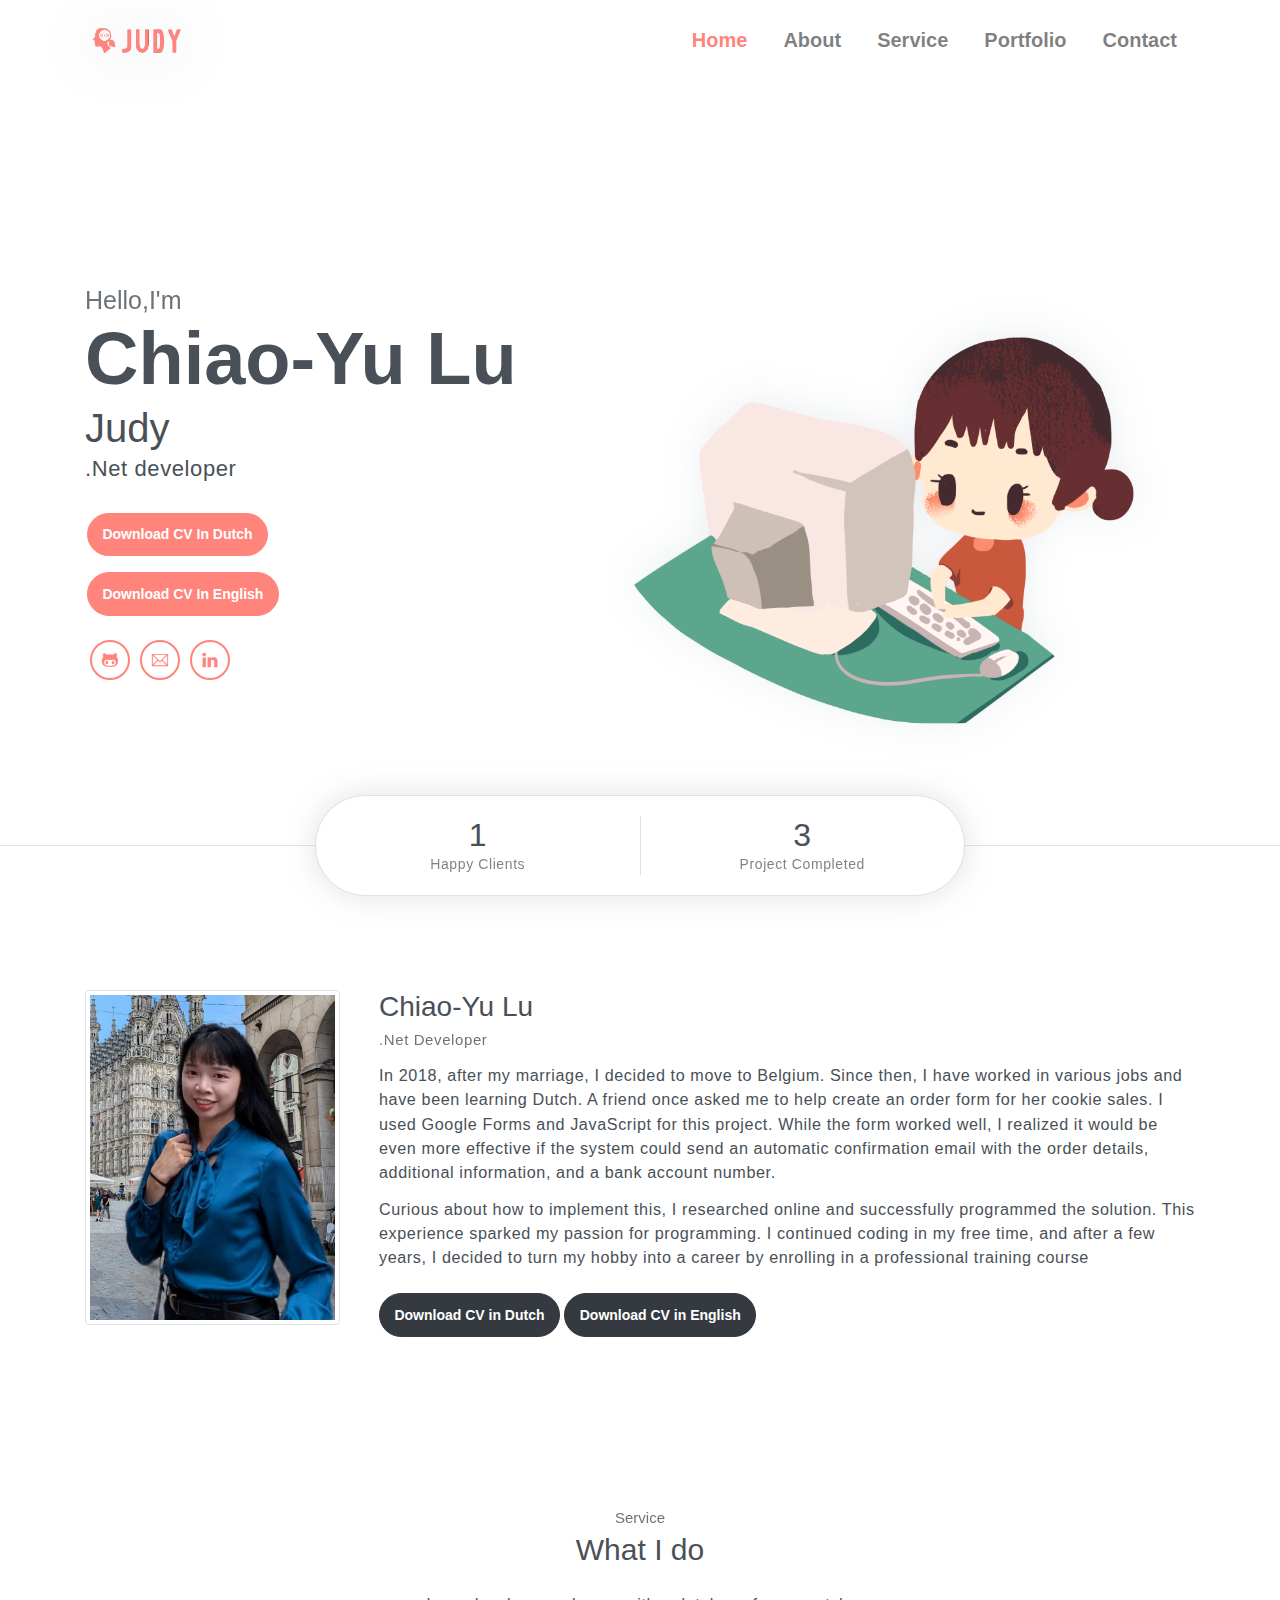
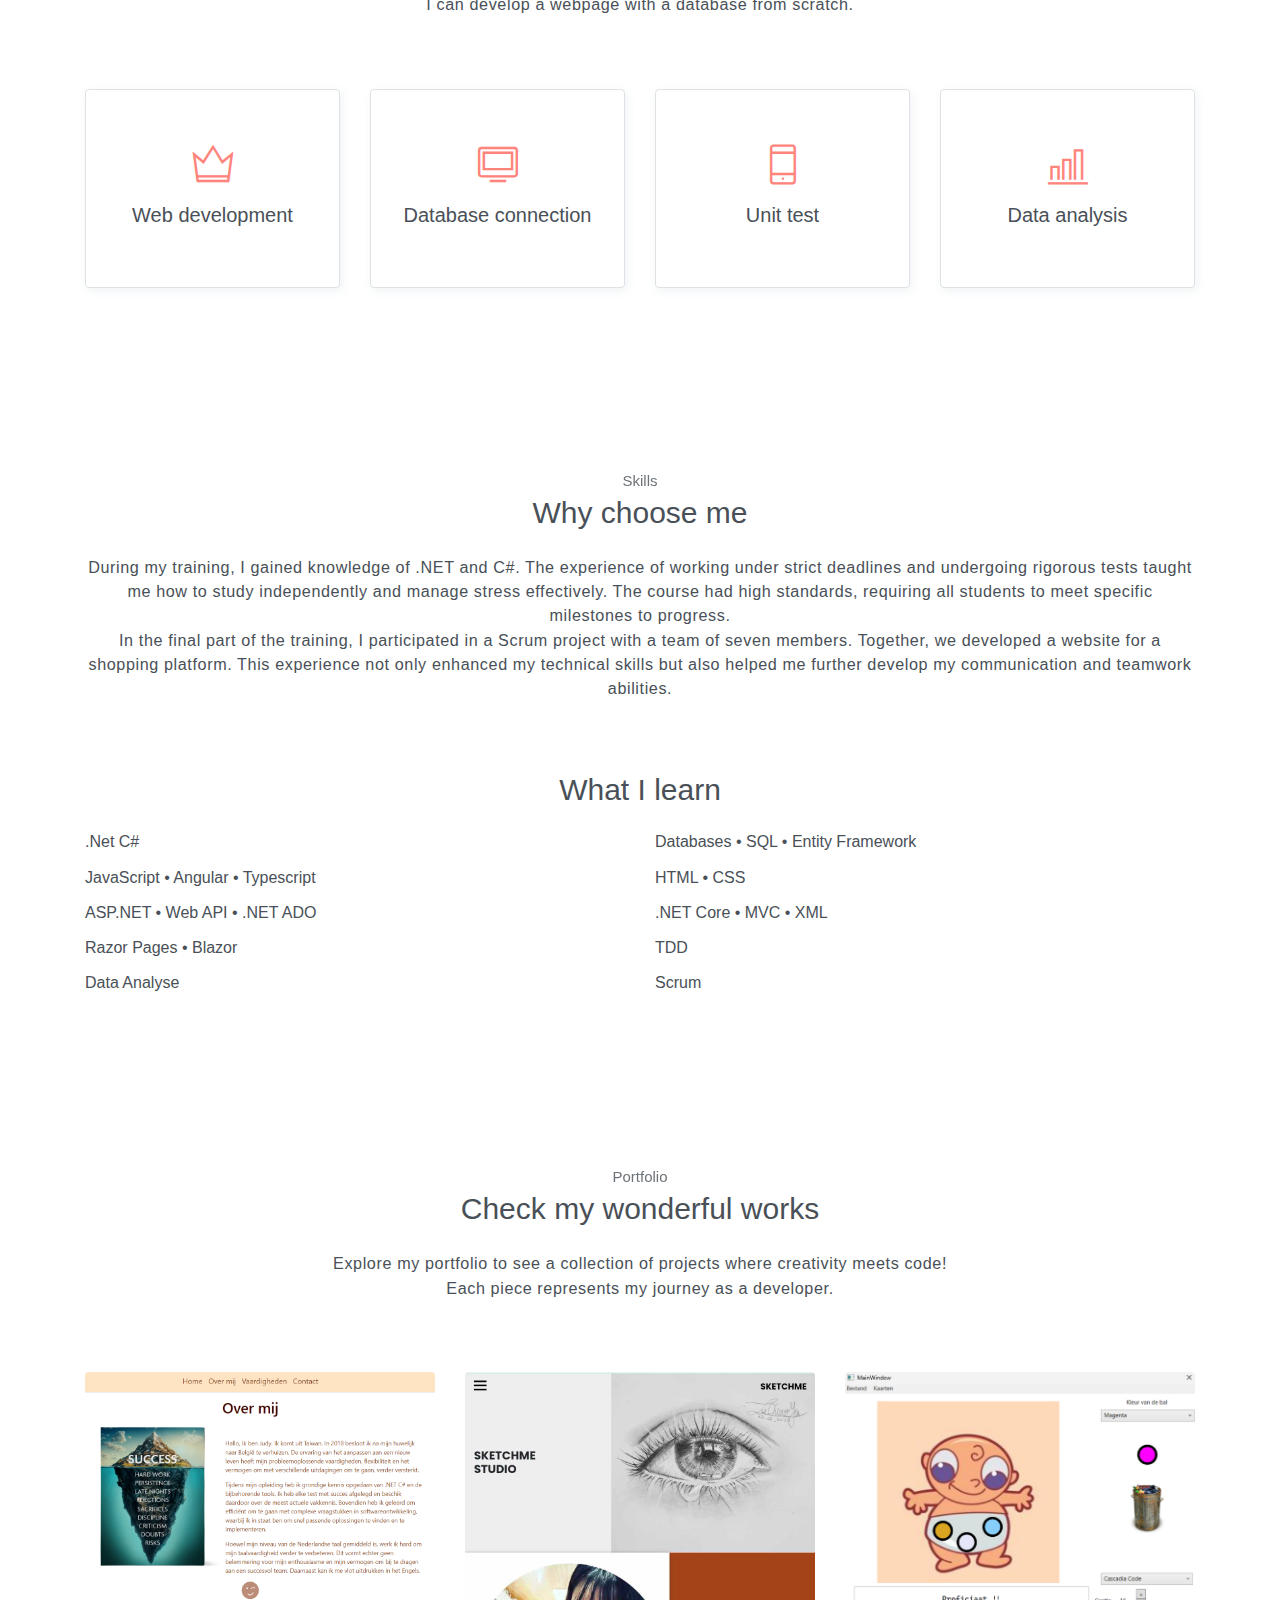
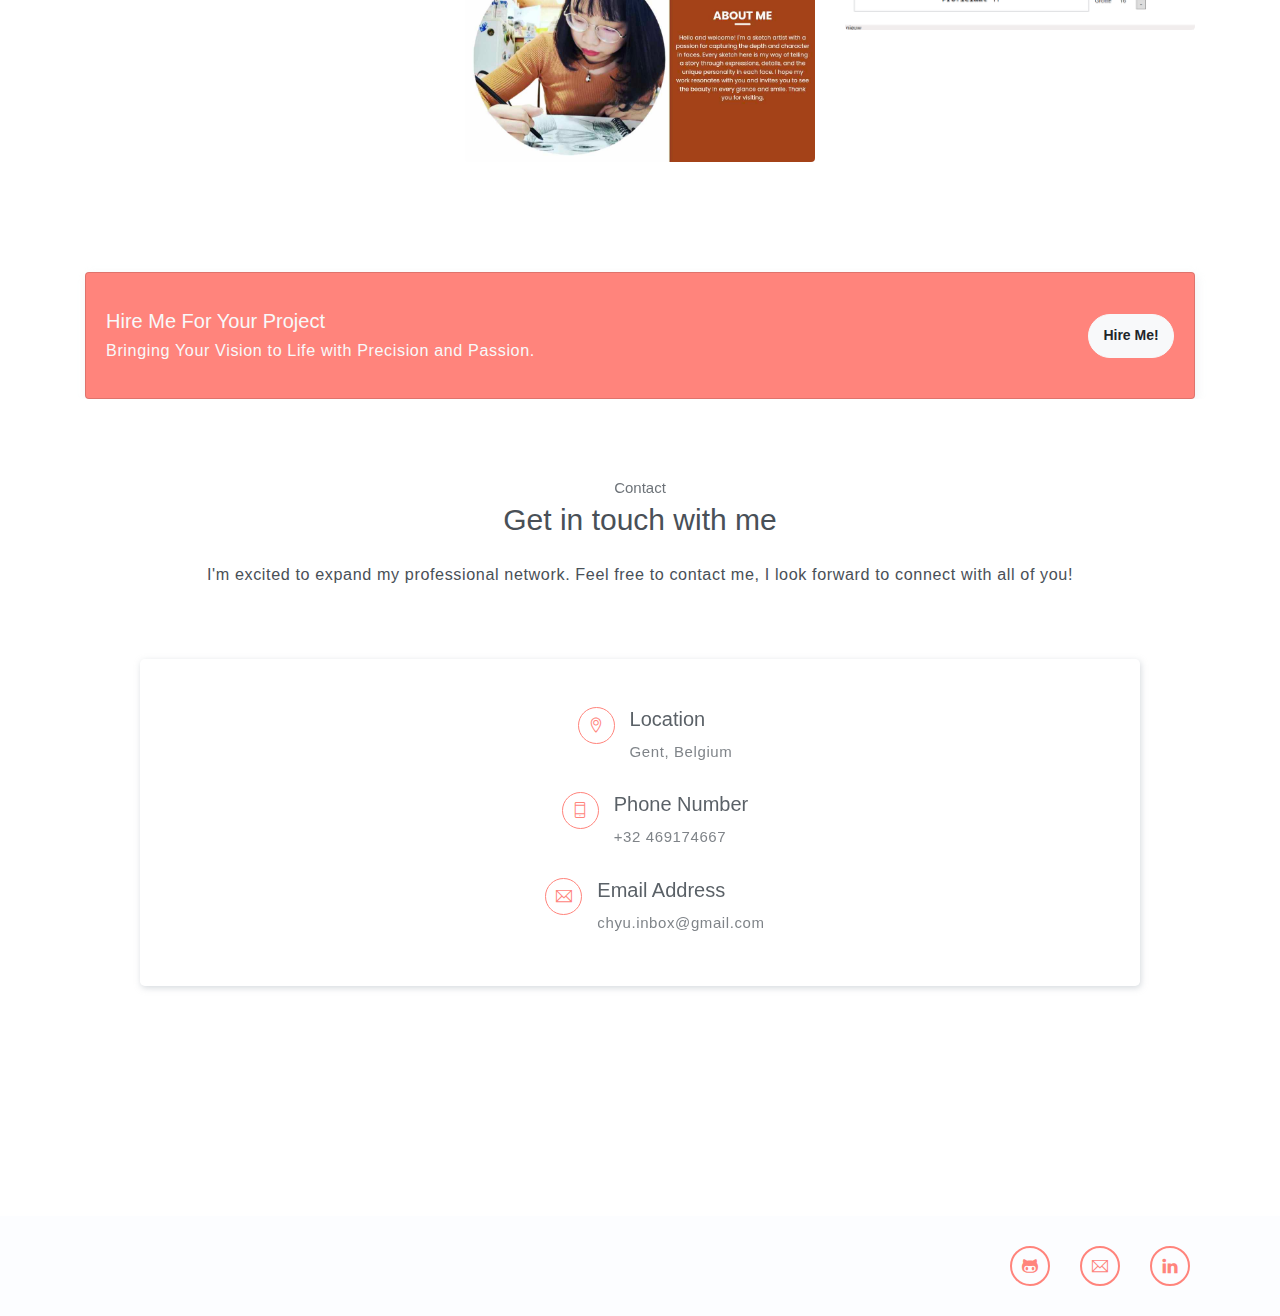
<file: index.html>
<!DOCTYPE html>
<html lang="en">
<head>
	<meta charset="utf-8">
    <meta name="viewport" content="width=device-width, initial-scale=1, shrink-to-fit=no">
    <meta name="description" content="Start your development with Steller landing page.">
    <meta name="author" content="Devcrud">
    <title>Steller Landing page | Free Bootstrap 4.1 landing page</title>
    <!-- font icons -->
    <link rel="stylesheet" href="assets/vendors/themify-icons/css/themify-icons.css">
    <!-- Bootstrap + Steller main styles -->
	<link rel="stylesheet" href="assets/css/steller.css">
    <style>
        .img-wrapper {
            position: relative;
            overflow: hidden;
        }
        .img-wrapper img {
            width: 100%;
            display: block;
        }
        .overlay {
            position: absolute;
            top: 0;
            left: 0;
            right: 0;
            bottom: 0;
            background-color: rgba(0, 0, 0, 0.5);
            opacity: 0;
            transition: opacity 0.3s ease;
        }
        .img-wrapper:hover .overlay {
            opacity: 1;
        }
        .overlay-infos {
            color: white;
            position: absolute;
            top: 50%;
            left: 50%;
            transform: translate(-50%, -50%);
            text-align: center;
        }
        .overlay-infos h5, .overlay-infos a {
            color: white;
        }
    </style>
</head>
<body data-spy="scroll" data-target=".navbar" data-offset="40" id="home">

    <!-- Page navigation -->
    <nav class="navbar navbar-expand-lg navbar-light fixed-top" data-spy="affix" data-offset-top="0">
        <div class="container">
            <a class="navbar-brand" href="#"><img src="assets/imgs/logoJudyHeadPinkNoBg.png" alt="" style="width: 100px; height: auto;"></a>
            <button class="navbar-toggler" type="button" data-toggle="collapse" data-target="#navbarSupportedContent" aria-controls="navbarSupportedContent" aria-expanded="false" aria-label="Toggle navigation">
                <span class="navbar-toggler-icon"></span>
            </button>

            <div class="collapse navbar-collapse" id="navbarSupportedContent">
                <ul class="navbar-nav ml-auto align-items-center">
                    <li class="nav-item">
                        <a class="nav-link" href="#home">Home</a>
                    </li>
                    <li class="nav-item">
                        <a class="nav-link" href="#about">About</a>
                    </li>
                    <li class="nav-item">
                        <a class="nav-link" href="#service">Service</a>
                    </li>                   
                    <li class="nav-item">
                        <a class="nav-link" href="#portfolio">Portfolio</a>
                    </li>
                    <li class="nav-item">
                        <a class="nav-link" href="#contact">Contact</a>
                    </li>
                </ul>
            </div>
        </div>          
    </nav>
    <!-- End of page navibation -->

    <!-- Page Header -->
    <header class="header" id="home">
        <div class="container">
            <div class="infos">
                <h6 class="subtitle">Hello,I'm</h6>
                <h6 class="title">Chiao-Yu Lu</h6>
                <h1>Judy</h1>
                <p>.Net developer</p>

                <div class="buttons pt-3">
                   <a href="assets/files/CV_ChiaoYuLu (NL).pdf" class="btn btn-primary rounded" download>Download CV In Dutch</a>
                </div>
                <div class="buttons pt-3">
                    <a href="assets/files/CV_ChiaoYuLu (EN).pdf" class="btn btn-primary rounded" download>Download CV In English</a>
                 </div>       
                <div class="socials mt-4">
                    <a class="social-item" href="https://github.com/ChiaoYuLu"><i class="ti-github"></i></a>
                    <a class="social-item" href="mailto:chyu.inbox@gmail.com"><i class="ti-email"></i></a>
                    <a class="social-item" href="https://www.linkedin.com/in/chiaoyulu/"><i class="ti-linkedin"></i></a>
                </div>
            </div>              
            <div class="img-holder">
                <img src="assets/imgs/myAvata.png" alt="myAvata" >
            </div>      
        </div>  

        <!-- Header-widget -->
        <div class="widget">
            <div class="widget-item">
                <h2>1</h2>
                <p>Happy Clients</p>
            </div>
            <div class="widget-item">
                <h2>3</h2>
                <p>Project Completed</p>
            </div>
        </div>
    </header>
    <!-- End of Page Header -->
    
    <!-- About section -->
    <section id="about" class="section mt-3">
        <div class="container mt-5">
            <div class="row text-center text-md-left">
                <div class="col-md-3">
                    <img src="assets/imgs/myPhoto.jpg" alt="" class="img-thumbnail mb-4">
                </div>
                <div class="pl-md-4 col-md-9">
                    <h6 class="title">Chiao-Yu Lu</h6>
                    <p class="subtitle">.Net Developer</p>
                    <p> In 2018, after my marriage, I decided to move to Belgium. Since then, I have
                        worked in various jobs and have been learning Dutch.  A friend once asked me
                        to help create an order form for her cookie sales. I used Google Forms and
                        JavaScript for this project. While the form worked well, I realized it would be
                        even more effective if the system could send an automatic confirmation email
                        with the order details, additional information, and a bank account number.    
                    </p>
                    <p> Curious about how to implement this, I researched online and successfully
                        programmed the solution. This experience sparked my passion for
                        programming. I continued coding in my free time, and after a few years, I
                        decided to turn my hobby into a career by enrolling in a professional training
                        course </p>
                    <div class="mt-4">
                        <a href="assets/files/CV_ChiaoYuLu (NL).pdf" class="btn btn-dark rounded" download>Download CV in Dutch</a>
                        <a href="assets/files/CV_ChiaoYuLu (EN).pdf" class="btn btn-dark rounded" download>Download CV in English</a> 
                    </div>
                </div>
        </div>
    </section>

    <!-- Service section -->
    <section id="service" class="section">
        <div class="container text-center">
            <h6 class="subtitle">Service</h6>
            <h6 class="section-title mb-4">What I do</h6>
            <p class="mb-5 pb-4">I can develop a webpage with a database from scratch.</p>

            <div class="row">
                <div class="col-sm-6 col-md-3 mb-4">
                    <div class="custom-card card border">
                        <div class="card-body">
                            <i class="icon ti-crown"></i>
                            <h5>Web development</h5>
                        </div>
                    </div>
                </div>
                <div class="col-sm-6 col-md-3 mb-4">
                    <div class="custom-card card border">
                        <div class="card-body">
                            <i class="icon ti-desktop"></i>
                            <h5>Database connection</h5>
                        </div>
                    </div>
                </div>
                <div class="col-sm-6 col-md-3 mb-4">
                    <div class="custom-card card border">
                        <div class="card-body">
                            <i class="icon ti-mobile"></i>
                            <h5>Unit test</h5>
                        </div>
                    </div>
                </div>
                <div class="col-sm-6 col-md-3 mb-4">
                    <div class="custom-card card border">
                        <div class="card-body">
                            <i class="icon ti-bar-chart"></i>
                            <h5>Data analysis</h5>
                        </div>
                    </div>
                </div>
            </div>
        </div>
    </section>
    <!-- End of Sectoin -->

    <!-- Skills section -->
    <section class="section">
        <div class="container text-center">
            <h6 class="subtitle">Skills</h6>
            <h6 class="section-title mb-4">Why choose me</h6>
            <p class="mb-5 pb-4">During my training, I gained knowledge of .NET and C#. The experience of
                working under strict deadlines and undergoing rigorous tests taught me how to
                study independently and manage stress effectively. The course had high
                standards, requiring all students to meet specific milestones to progress. 
                <br>In the final part of the training, I participated in a Scrum project with a team
                of seven members. Together, we developed a website for a shopping platform.
                This experience not only enhanced my technical skills but also helped me
                further develop my communication and teamwork abilities.</p></p>
	    <h6 class="section-title mb-4">What I learn</h6>
            <div class="row text-left">
                <div class="col-sm-6">
                    <h6 class="mb-3">.Net C#</h6>
                    <!--<div class="progress">
                        <div class="progress-bar bg-primary" role="progressbar" style="width: 89%;" aria-valuenow="25" aria-valuemin="0" aria-valuemax="100"><span>89%</span></div>
                    </div>-->
                </div>
                <div class="col-sm-6">
                    <h6 class="mb-3">Databases • SQL • Entity Framework</h6>
                </div>
                <div class="col-sm-6">
                    <h6 class="mb-3">JavaScript • Angular • Typescript</h6>
                </div>
                <div class="col-sm-6">
                    <h6 class="mb-3">HTML • CSS</h6>
                </div>
                <div class="col-sm-6">
                    <h6 class="mb-3">ASP.NET • Web API • .NET ADO </h6>
                </div>
                <div class="col-sm-6">
                    <h6 class="mb-3">.NET Core • MVC • XML  </h6>
                </div>
                <div class="col-sm-6">
                    <h6 class="mb-3">Razor Pages • Blazor </h6>
                </div>
                <div class="col-sm-6">
                    <h6 class="mb-3">TDD </h6>
                </div>
                <div class="col-sm-6">
                    <h6 class="mb-3">Data Analyse </h6>
                </div>
                <div class="col-sm-6">
                    <h6 class="mb-3">Scrum </h6>

                </div>
            </div>  
        </div>
    </section>
    <!-- End of Skills sections -->

    <!-- Portfolio section -->
    <section id="portfolio" class="section">
        <div class="container text-center">
            <h6 class="subtitle">Portfolio</h6>
            <h6 class="section-title mb-4">Check my wonderful works</h6>
            <p class="mb-5 pb-4">Explore my portfolio to see a collection of projects where creativity meets code!  <br> Each piece represents my journey as a developer.</p>
            
            <!--MVC Project-->
            <div class="row">
                <div class="col-sm-4">
                    <div class="img-wrapper">
                        <img src="assets/imgs/myprofile2.png" alt="">
                        <div class="overlay">
                            <div class="overlay-infos">
                                <h5>MVC Project</h5>
                                <a href="javascript:void(0)" data-toggle="modal" data-target="#photoModal"><i class="ti-zoom-in"></i></a>
                                <a href="https://github.com/ChiaoYuLu/ChyuProfile"><i class="ti-link"></i></a>
                            </div>  
                        </div>
                    </div>              
                </div>
                <!-- First Carousel (myprofile images) -->
                <div class="modal fade" id="photoModal" tabindex="-1" role="dialog" aria-labelledby="photoModalLabel" aria-hidden="true">
                    <div class="modal-dialog modal-lg" role="document">
                        <div class="modal-content">
                            <div class="modal-header">
                                <h5 class="modal-title" id="photoModalLabel">Photo Gallery</h5>
                                <button type="button" class="close" data-dismiss="modal" aria-label="Close">
                                    <span aria-hidden="true">&times;</span>
                                </button>
                            </div>
                            <div class="modal-body">
                                <div id="photoCarousel" class="carousel slide" data-ride="carousel">
                                    <!-- Carousel Images -->
                                    <div class="carousel-inner">
                                        <div class="carousel-item active">
                                            <img src="assets/imgs/myprofile1.png" class="d-block w-100" alt="Profile image 1">
                                        </div>
                                        <div class="carousel-item">
                                            <img src="assets/imgs/myprofile2.png" class="d-block w-100" alt="Profile image 2">
                                        </div>
                                        <div class="carousel-item">
                                            <img src="assets/imgs/myprofile3.png" class="d-block w-100" alt="Profile image 3">
                                        </div>
                                        <div class="carousel-item">
                                            <img src="assets/imgs/myprofile4.png" class="d-block w-100" alt="Profile image 4">
                                        </div>
                                    </div>
                                    <!-- Carousel Controls -->
                                    <a class="carousel-control-prev" href="#photoCarousel" role="button" data-slide="prev">
                                        <span class="carousel-control-prev-icon" aria-hidden="true"></span>
                                        <span class="sr-only">Previous</span>
                                    </a>
                                    <a class="carousel-control-next" href="#photoCarousel" role="button" data-slide="next">
                                        <span class="carousel-control-next-icon" aria-hidden="true"></span>
                                        <span class="sr-only">Next</span>
                                    </a>
                                </div>
                            </div>
                        </div>
                    </div>
                </div>

                <!--Vs code Project-->
                <div class="col-sm-4">
                    <div class="img-wrapper">
                        <img src="assets/imgs/sketchme.jpg" alt="">
                        <div class="overlay">
                            <div class="overlay-infos">
                                <h5>VS Code Project</h5>
                                <a href="https://chiaoyulu.github.io/sketchme/"><i class="ti-link"></i></a>
                            </div>  
                        </div>
                    </div>              
                </div>
              <!--End Vs code Project-->

              <!--WPF Project-->
                  <div class="col-sm-4">
                    <div class="img-wrapper">
                        <img src="assets/imgs/wishcard_1.png" alt="">
                        <div class="overlay">
                            <div class="overlay-infos">
                                <h5>WPF Project</h5>
                                <a href="javascript:void(0)" data-toggle="modal" data-target="#wishcardModel"><i class="ti-zoom-in"></i></a>
                            </div> 
                        </div>
                    </div>           
                </div>
                <!-- Second Carousel (wishcard images) -->
                 <div class="modal fade" id="wishcardModel" tabindex="-1" role="dialog" aria-labelledby="wishcardModelLabel" aria-hidden="true">
                    <div class="modal-dialog modal-lg" role="document">
                        <div class="modal-content">
                            <div class="modal-header">
                                <h5 class="modal-title" id="wishcardModelLabel">Photo Gallery</h5>
                                <button type="button" class="close" data-dismiss="modal" aria-label="Close">
                                    <span aria-hidden="true">&times;</span>
                                </button>
                            </div>
                            <div class="modal-body">
                                <div id="wishcardCarousel" class="carousel slide"  data-ride="carousel">
                                    <!-- Carousel Controls -->
                                    <a class="carousel-control-prev" href="#wishcardCarousel" role="button" data-slide="prev">
                                        <span class="carousel-control-prev-icon" aria-hidden="true"></span>
                                        <span class="sr-only">Previous</span>
                                    </a><a class="carousel-control-next" href="#wishcardCarousel" role="button" data-slide="next">
                                        <span class="carousel-control-next-icon" aria-hidden="true"></span>
                                        <span class="sr-only">Next</span>
                                    </a>
                                    </a><!-- Carousel Images -->
                                    <div class="carousel-inner">
                                        <div class="carousel-item active">
                                            <img src="assets/imgs/wishcard_1.png" class="d-block w-100" alt="wishcard image 1">
                                        </div>
                                        <div class="carousel-item">
                                            <img src="assets/imgs/wishcard_2.png" class="d-block w-100" alt="wishcard image 2">
                                        </div>
                                    </div>
                                    
                                </div>
                            </div>
                        </div>
                    </div>
                </div>
        </div>
    </section>
    <!-- End of portfolio section -->

    <!-- Hire me section -->
    <section class="bg-gray p-0 section">
        <div class="container">
            <div class="card bg-primary">
                <div class="card-body text-light">
                    <div class="row align-items-center">
                        <div class="col-sm-9 text-center text-sm-left">
                            <h5 class="mt-3">Hire Me For Your Project</h5>
                            <p class="mb-3">Bringing Your Vision to Life with Precision and Passion.</p>
                        </div>
                        <div class="col-sm-3 text-center text-sm-right" >
                            <a class="btn btn-light rounded" href="mailto:chyu.inbox@gmail.com">Hire Me!</a>
                        </div>
                    </div>
                </div> 
            </div>
        </div>
    </section>      
    <!-- End od Hire me section. -->

    <!-- Contact Section -->
    <section id="contact" class="position-relative section">
        <div class="container text-center">
            <h6 class="subtitle">Contact</h6>
            <h6 class="section-title mb-4">Get in touch with me</h6>
            <p class="mb-5 pb-4">I'm excited to expand my professional network.  Feel free to contact me, I look forward to connect with all of you!</p>
            <div class="contact text-left p-5">
                <div class="contact-infos">
                    <div class="item">
                        <i class="ti-location-pin"></i>
                        <div class="">
                            <h5>Location</h5>
                            <p> Gent, Belgium</p>
                        </div>                          
                    </div>
                    <div class="item">
                        <i class="ti-mobile"></i>
                        <div>
                            <h5>Phone Number</h5>
                            <p>+32 469174667</p>
                        </div>                          
                    </div>
                    <div class="item">
                        <i class="ti-email"></i>
                        <div class="mb-0">
                            <h5>Email Address</h5>
                            <p>chyu.inbox@gmail.com</p>
                        </div>
                    </div>
                </div>                  
            </div>
        </div>  
        <div id="map" class="mb-3">
            <iframe
            src="https://www.google.com/maps/embed?pb=!1m18!1m12!1m3!1d25159.89909876092!2d3.704792546250934!3d51.05434292270947!2m3!1f0!2f0!3f0!3m2!1i1024!2i768!4f13.1!3m3!1m2!1s0x47c3710b268d6f7f%3A0x40099ab2f4d6b60!2sGhent%2C%20Belgium!5e0!3m2!1sen!2sus!4v1697898013062!5m2!1sen!2sus">
        </iframe>
        </div>      
    </section>
    <!-- End of Contact Section -->

    <!-- Page Footer -->
    <footer class="page-footer">
        <div class="container">
            <div class="row align-items-center">
                <div class="col-sm-6">
                </div>
                <div class="col-sm-6">
                    <div class="socials">
                        <a class="social-item" href="https://github.com/ChiaoYuLu"><i class="ti-github"></i></a>
                        <a class="social-item" href="mailto:chyu.inbox@gmail.com"><i class="ti-email"></i></a>
                        <a class="social-item" href="https://www.linkedin.com/in/chiaoyulu/"><i class="ti-linkedin"></i></a>
                    </div>
                </div>
            </div>
        </div>
    </footer> 
    <!-- End of page footer -->
	
	<!-- core  -->
    <script src="assets/vendors/jquery/jquery-3.4.1.js"></script>
    <script src="assets/vendors/bootstrap/bootstrap.bundle.js"></script>
    <!-- bootstrap 3 affix -->
	<script src="assets/vendors/bootstrap/bootstrap.affix.js"></script>

    <!-- steller js -->
    <script src="assets/js/steller.js"></script>

</body>
</html>
</file>
<file: assets/vendors/themify-icons/css/themify-icons.css>
@font-face {
	font-family: 'themify';
	src:url("../fonts/themify.eot?-fvbane");
	src:url("../fonts/themify.eot?#iefix-fvbane") format("embedded-opentype"),
		url("../fonts/themify.woff?-fvbane") format("woff"),
		url("../fonts/themify.ttf?-fvbane") format("truetype"),
		url("../fonts/themify.svg?-fvbane#themify") format("svg");
	font-weight: normal;
	font-style: normal;
}

[class^="ti-"], [class*=" ti-"] {
	font-family: 'themify';
	speak: none;
	font-style: normal;
	font-weight: normal;
	font-variant: normal;
	text-transform: none;
	line-height: 1;

	/* Better Font Rendering =========== */
	-webkit-font-smoothing: antialiased;
	-moz-osx-font-smoothing: grayscale;
}

.ti-wand:before {
	content: "\e600";
}
.ti-volume:before {
	content: "\e601";
}
.ti-user:before {
	content: "\e602";
}
.ti-unlock:before {
	content: "\e603";
}
.ti-unlink:before {
	content: "\e604";
}
.ti-trash:before {
	content: "\e605";
}
.ti-thought:before {
	content: "\e606";
}
.ti-target:before {
	content: "\e607";
}
.ti-tag:before {
	content: "\e608";
}
.ti-tablet:before {
	content: "\e609";
}
.ti-star:before {
	content: "\e60a";
}
.ti-spray:before {
	content: "\e60b";
}
.ti-signal:before {
	content: "\e60c";
}
.ti-shopping-cart:before {
	content: "\e60d";
}
.ti-shopping-cart-full:before {
	content: "\e60e";
}
.ti-settings:before {
	content: "\e60f";
}
.ti-search:before {
	content: "\e610";
}
.ti-zoom-in:before {
	content: "\e611";
}
.ti-zoom-out:before {
	content: "\e612";
}
.ti-cut:before {
	content: "\e613";
}
.ti-ruler:before {
	content: "\e614";
}
.ti-ruler-pencil:before {
	content: "\e615";
}
.ti-ruler-alt:before {
	content: "\e616";
}
.ti-bookmark:before {
	content: "\e617";
}
.ti-bookmark-alt:before {
	content: "\e618";
}
.ti-reload:before {
	content: "\e619";
}
.ti-plus:before {
	content: "\e61a";
}
.ti-pin:before {
	content: "\e61b";
}
.ti-pencil:before {
	content: "\e61c";
}
.ti-pencil-alt:before {
	content: "\e61d";
}
.ti-paint-roller:before {
	content: "\e61e";
}
.ti-paint-bucket:before {
	content: "\e61f";
}
.ti-na:before {
	content: "\e620";
}
.ti-mobile:before {
	content: "\e621";
}
.ti-minus:before {
	content: "\e622";
}
.ti-medall:before {
	content: "\e623";
}
.ti-medall-alt:before {
	content: "\e624";
}
.ti-marker:before {
	content: "\e625";
}
.ti-marker-alt:before {
	content: "\e626";
}
.ti-arrow-up:before {
	content: "\e627";
}
.ti-arrow-right:before {
	content: "\e628";
}
.ti-arrow-left:before {
	content: "\e629";
}
.ti-arrow-down:before {
	content: "\e62a";
}
.ti-lock:before {
	content: "\e62b";
}
.ti-location-arrow:before {
	content: "\e62c";
}
.ti-link:before {
	content: "\e62d";
}
.ti-layout:before {
	content: "\e62e";
}
.ti-layers:before {
	content: "\e62f";
}
.ti-layers-alt:before {
	content: "\e630";
}
.ti-key:before {
	content: "\e631";
}
.ti-import:before {
	content: "\e632";
}
.ti-image:before {
	content: "\e633";
}
.ti-heart:before {
	content: "\e634";
}
.ti-heart-broken:before {
	content: "\e635";
}
.ti-hand-stop:before {
	content: "\e636";
}
.ti-hand-open:before {
	content: "\e637";
}
.ti-hand-drag:before {
	content: "\e638";
}
.ti-folder:before {
	content: "\e639";
}
.ti-flag:before {
	content: "\e63a";
}
.ti-flag-alt:before {
	content: "\e63b";
}
.ti-flag-alt-2:before {
	content: "\e63c";
}
.ti-eye:before {
	content: "\e63d";
}
.ti-export:before {
	content: "\e63e";
}
.ti-exchange-vertical:before {
	content: "\e63f";
}
.ti-desktop:before {
	content: "\e640";
}
.ti-cup:before {
	content: "\e641";
}
.ti-crown:before {
	content: "\e642";
}
.ti-comments:before {
	content: "\e643";
}
.ti-comment:before {
	content: "\e644";
}
.ti-comment-alt:before {
	content: "\e645";
}
.ti-close:before {
	content: "\e646";
}
.ti-clip:before {
	content: "\e647";
}
.ti-angle-up:before {
	content: "\e648";
}
.ti-angle-right:before {
	content: "\e649";
}
.ti-angle-left:before {
	content: "\e64a";
}
.ti-angle-down:before {
	content: "\e64b";
}
.ti-check:before {
	content: "\e64c";
}
.ti-check-box:before {
	content: "\e64d";
}
.ti-camera:before {
	content: "\e64e";
}
.ti-announcement:before {
	content: "\e64f";
}
.ti-brush:before {
	content: "\e650";
}
.ti-briefcase:before {
	content: "\e651";
}
.ti-bolt:before {
	content: "\e652";
}
.ti-bolt-alt:before {
	content: "\e653";
}
.ti-blackboard:before {
	content: "\e654";
}
.ti-bag:before {
	content: "\e655";
}
.ti-move:before {
	content: "\e656";
}
.ti-arrows-vertical:before {
	content: "\e657";
}
.ti-arrows-horizontal:before {
	content: "\e658";
}
.ti-fullscreen:before {
	content: "\e659";
}
.ti-arrow-top-right:before {
	content: "\e65a";
}
.ti-arrow-top-left:before {
	content: "\e65b";
}
.ti-arrow-circle-up:before {
	content: "\e65c";
}
.ti-arrow-circle-right:before {
	content: "\e65d";
}
.ti-arrow-circle-left:before {
	content: "\e65e";
}
.ti-arrow-circle-down:before {
	content: "\e65f";
}
.ti-angle-double-up:before {
	content: "\e660";
}
.ti-angle-double-right:before {
	content: "\e661";
}
.ti-angle-double-left:before {
	content: "\e662";
}
.ti-angle-double-down:before {
	content: "\e663";
}
.ti-zip:before {
	content: "\e664";
}
.ti-world:before {
	content: "\e665";
}
.ti-wheelchair:before {
	content: "\e666";
}
.ti-view-list:before {
	content: "\e667";
}
.ti-view-list-alt:before {
	content: "\e668";
}
.ti-view-grid:before {
	content: "\e669";
}
.ti-uppercase:before {
	content: "\e66a";
}
.ti-upload:before {
	content: "\e66b";
}
.ti-underline:before {
	content: "\e66c";
}
.ti-truck:before {
	content: "\e66d";
}
.ti-timer:before {
	content: "\e66e";
}
.ti-ticket:before {
	content: "\e66f";
}
.ti-thumb-up:before {
	content: "\e670";
}
.ti-thumb-down:before {
	content: "\e671";
}
.ti-text:before {
	content: "\e672";
}
.ti-stats-up:before {
	content: "\e673";
}
.ti-stats-down:before {
	content: "\e674";
}
.ti-split-v:before {
	content: "\e675";
}
.ti-split-h:before {
	content: "\e676";
}
.ti-smallcap:before {
	content: "\e677";
}
.ti-shine:before {
	content: "\e678";
}
.ti-shift-right:before {
	content: "\e679";
}
.ti-shift-left:before {
	content: "\e67a";
}
.ti-shield:before {
	content: "\e67b";
}
.ti-notepad:before {
	content: "\e67c";
}
.ti-server:before {
	content: "\e67d";
}
.ti-quote-right:before {
	content: "\e67e";
}
.ti-quote-left:before {
	content: "\e67f";
}
.ti-pulse:before {
	content: "\e680";
}
.ti-printer:before {
	content: "\e681";
}
.ti-power-off:before {
	content: "\e682";
}
.ti-plug:before {
	content: "\e683";
}
.ti-pie-chart:before {
	content: "\e684";
}
.ti-paragraph:before {
	content: "\e685";
}
.ti-panel:before {
	content: "\e686";
}
.ti-package:before {
	content: "\e687";
}
.ti-music:before {
	content: "\e688";
}
.ti-music-alt:before {
	content: "\e689";
}
.ti-mouse:before {
	content: "\e68a";
}
.ti-mouse-alt:before {
	content: "\e68b";
}
.ti-money:before {
	content: "\e68c";
}
.ti-microphone:before {
	content: "\e68d";
}
.ti-menu:before {
	content: "\e68e";
}
.ti-menu-alt:before {
	content: "\e68f";
}
.ti-map:before {
	content: "\e690";
}
.ti-map-alt:before {
	content: "\e691";
}
.ti-loop:before {
	content: "\e692";
}
.ti-location-pin:before {
	content: "\e693";
}
.ti-list:before {
	content: "\e694";
}
.ti-light-bulb:before {
	content: "\e695";
}
.ti-Italic:before {
	content: "\e696";
}
.ti-info:before {
	content: "\e697";
}
.ti-infinite:before {
	content: "\e698";
}
.ti-id-badge:before {
	content: "\e699";
}
.ti-hummer:before {
	content: "\e69a";
}
.ti-home:before {
	content: "\e69b";
}
.ti-help:before {
	content: "\e69c";
}
.ti-headphone:before {
	content: "\e69d";
}
.ti-harddrives:before {
	content: "\e69e";
}
.ti-harddrive:before {
	content: "\e69f";
}
.ti-gift:before {
	content: "\e6a0";
}
.ti-game:before {
	content: "\e6a1";
}
.ti-filter:before {
	content: "\e6a2";
}
.ti-files:before {
	content: "\e6a3";
}
.ti-file:before {
	content: "\e6a4";
}
.ti-eraser:before {
	content: "\e6a5";
}
.ti-envelope:before {
	content: "\e6a6";
}
.ti-download:before {
	content: "\e6a7";
}
.ti-direction:before {
	content: "\e6a8";
}
.ti-direction-alt:before {
	content: "\e6a9";
}
.ti-dashboard:before {
	content: "\e6aa";
}
.ti-control-stop:before {
	content: "\e6ab";
}
.ti-control-shuffle:before {
	content: "\e6ac";
}
.ti-control-play:before {
	content: "\e6ad";
}
.ti-control-pause:before {
	content: "\e6ae";
}
.ti-control-forward:before {
	content: "\e6af";
}
.ti-control-backward:before {
	content: "\e6b0";
}
.ti-cloud:before {
	content: "\e6b1";
}
.ti-cloud-up:before {
	content: "\e6b2";
}
.ti-cloud-down:before {
	content: "\e6b3";
}
.ti-clipboard:before {
	content: "\e6b4";
}
.ti-car:before {
	content: "\e6b5";
}
.ti-calendar:before {
	content: "\e6b6";
}
.ti-book:before {
	content: "\e6b7";
}
.ti-bell:before {
	content: "\e6b8";
}
.ti-basketball:before {
	content: "\e6b9";
}
.ti-bar-chart:before {
	content: "\e6ba";
}
.ti-bar-chart-alt:before {
	content: "\e6bb";
}
.ti-back-right:before {
	content: "\e6bc";
}
.ti-back-left:before {
	content: "\e6bd";
}
.ti-arrows-corner:before {
	content: "\e6be";
}
.ti-archive:before {
	content: "\e6bf";
}
.ti-anchor:before {
	content: "\e6c0";
}
.ti-align-right:before {
	content: "\e6c1";
}
.ti-align-left:before {
	content: "\e6c2";
}
.ti-align-justify:before {
	content: "\e6c3";
}
.ti-align-center:before {
	content: "\e6c4";
}
.ti-alert:before {
	content: "\e6c5";
}
.ti-alarm-clock:before {
	content: "\e6c6";
}
.ti-agenda:before {
	content: "\e6c7";
}
.ti-write:before {
	content: "\e6c8";
}
.ti-window:before {
	content: "\e6c9";
}
.ti-widgetized:before {
	content: "\e6ca";
}
.ti-widget:before {
	content: "\e6cb";
}
.ti-widget-alt:before {
	content: "\e6cc";
}
.ti-wallet:before {
	content: "\e6cd";
}
.ti-video-clapper:before {
	content: "\e6ce";
}
.ti-video-camera:before {
	content: "\e6cf";
}
.ti-vector:before {
	content: "\e6d0";
}
.ti-themify-logo:before {
	content: "\e6d1";
}
.ti-themify-favicon:before {
	content: "\e6d2";
}
.ti-themify-favicon-alt:before {
	content: "\e6d3";
}
.ti-support:before {
	content: "\e6d4";
}
.ti-stamp:before {
	content: "\e6d5";
}
.ti-split-v-alt:before {
	content: "\e6d6";
}
.ti-slice:before {
	content: "\e6d7";
}
.ti-shortcode:before {
	content: "\e6d8";
}
.ti-shift-right-alt:before {
	content: "\e6d9";
}
.ti-shift-left-alt:before {
	content: "\e6da";
}
.ti-ruler-alt-2:before {
	content: "\e6db";
}
.ti-receipt:before {
	content: "\e6dc";
}
.ti-pin2:before {
	content: "\e6dd";
}
.ti-pin-alt:before {
	content: "\e6de";
}
.ti-pencil-alt2:before {
	content: "\e6df";
}
.ti-palette:before {
	content: "\e6e0";
}
.ti-more:before {
	content: "\e6e1";
}
.ti-more-alt:before {
	content: "\e6e2";
}
.ti-microphone-alt:before {
	content: "\e6e3";
}
.ti-magnet:before {
	content: "\e6e4";
}
.ti-line-double:before {
	content: "\e6e5";
}
.ti-line-dotted:before {
	content: "\e6e6";
}
.ti-line-dashed:before {
	content: "\e6e7";
}
.ti-layout-width-full:before {
	content: "\e6e8";
}
.ti-layout-width-default:before {
	content: "\e6e9";
}
.ti-layout-width-default-alt:before {
	content: "\e6ea";
}
.ti-layout-tab:before {
	content: "\e6eb";
}
.ti-layout-tab-window:before {
	content: "\e6ec";
}
.ti-layout-tab-v:before {
	content: "\e6ed";
}
.ti-layout-tab-min:before {
	content: "\e6ee";
}
.ti-layout-slider:before {
	content: "\e6ef";
}
.ti-layout-slider-alt:before {
	content: "\e6f0";
}
.ti-layout-sidebar-right:before {
	content: "\e6f1";
}
.ti-layout-sidebar-none:before {
	content: "\e6f2";
}
.ti-layout-sidebar-left:before {
	content: "\e6f3";
}
.ti-layout-placeholder:before {
	content: "\e6f4";
}
.ti-layout-menu:before {
	content: "\e6f5";
}
.ti-layout-menu-v:before {
	content: "\e6f6";
}
.ti-layout-menu-separated:before {
	content: "\e6f7";
}
.ti-layout-menu-full:before {
	content: "\e6f8";
}
.ti-layout-media-right-alt:before {
	content: "\e6f9";
}
.ti-layout-media-right:before {
	content: "\e6fa";
}
.ti-layout-media-overlay:before {
	content: "\e6fb";
}
.ti-layout-media-overlay-alt:before {
	content: "\e6fc";
}
.ti-layout-media-overlay-alt-2:before {
	content: "\e6fd";
}
.ti-layout-media-left-alt:before {
	content: "\e6fe";
}
.ti-layout-media-left:before {
	content: "\e6ff";
}
.ti-layout-media-center-alt:before {
	content: "\e700";
}
.ti-layout-media-center:before {
	content: "\e701";
}
.ti-layout-list-thumb:before {
	content: "\e702";
}
.ti-layout-list-thumb-alt:before {
	content: "\e703";
}
.ti-layout-list-post:before {
	content: "\e704";
}
.ti-layout-list-large-image:before {
	content: "\e705";
}
.ti-layout-line-solid:before {
	content: "\e706";
}
.ti-layout-grid4:before {
	content: "\e707";
}
.ti-layout-grid3:before {
	content: "\e708";
}
.ti-layout-grid2:before {
	content: "\e709";
}
.ti-layout-grid2-thumb:before {
	content: "\e70a";
}
.ti-layout-cta-right:before {
	content: "\e70b";
}
.ti-layout-cta-left:before {
	content: "\e70c";
}
.ti-layout-cta-center:before {
	content: "\e70d";
}
.ti-layout-cta-btn-right:before {
	content: "\e70e";
}
.ti-layout-cta-btn-left:before {
	content: "\e70f";
}
.ti-layout-column4:before {
	content: "\e710";
}
.ti-layout-column3:before {
	content: "\e711";
}
.ti-layout-column2:before {
	content: "\e712";
}
.ti-layout-accordion-separated:before {
	content: "\e713";
}
.ti-layout-accordion-merged:before {
	content: "\e714";
}
.ti-layout-accordion-list:before {
	content: "\e715";
}
.ti-ink-pen:before {
	content: "\e716";
}
.ti-info-alt:before {
	content: "\e717";
}
.ti-help-alt:before {
	content: "\e718";
}
.ti-headphone-alt:before {
	content: "\e719";
}
.ti-hand-point-up:before {
	content: "\e71a";
}
.ti-hand-point-right:before {
	content: "\e71b";
}
.ti-hand-point-left:before {
	content: "\e71c";
}
.ti-hand-point-down:before {
	content: "\e71d";
}
.ti-gallery:before {
	content: "\e71e";
}
.ti-face-smile:before {
	content: "\e71f";
}
.ti-face-sad:before {
	content: "\e720";
}
.ti-credit-card:before {
	content: "\e721";
}
.ti-control-skip-forward:before {
	content: "\e722";
}
.ti-control-skip-backward:before {
	content: "\e723";
}
.ti-control-record:before {
	content: "\e724";
}
.ti-control-eject:before {
	content: "\e725";
}
.ti-comments-smiley:before {
	content: "\e726";
}
.ti-brush-alt:before {
	content: "\e727";
}
.ti-youtube:before {
	content: "\e728";
}
.ti-vimeo:before {
	content: "\e729";
}
.ti-twitter:before {
	content: "\e72a";
}
.ti-time:before {
	content: "\e72b";
}
.ti-tumblr:before {
	content: "\e72c";
}
.ti-skype:before {
	content: "\e72d";
}
.ti-share:before {
	content: "\e72e";
}
.ti-share-alt:before {
	content: "\e72f";
}
.ti-rocket:before {
	content: "\e730";
}
.ti-pinterest:before {
	content: "\e731";
}
.ti-new-window:before {
	content: "\e732";
}
.ti-microsoft:before {
	content: "\e733";
}
.ti-list-ol:before {
	content: "\e734";
}
.ti-linkedin:before {
	content: "\e735";
}
.ti-layout-sidebar-2:before {
	content: "\e736";
}
.ti-layout-grid4-alt:before {
	content: "\e737";
}
.ti-layout-grid3-alt:before {
	content: "\e738";
}
.ti-layout-grid2-alt:before {
	content: "\e739";
}
.ti-layout-column4-alt:before {
	content: "\e73a";
}
.ti-layout-column3-alt:before {
	content: "\e73b";
}
.ti-layout-column2-alt:before {
	content: "\e73c";
}
.ti-instagram:before {
	content: "\e73d";
}
.ti-google:before {
	content: "\e73e";
}
.ti-github:before {
	content: "\e73f";
}
.ti-flickr:before {
	content: "\e740";
}
.ti-facebook:before {
	content: "\e741";
}
.ti-dropbox:before {
	content: "\e742";
}
.ti-dribbble:before {
	content: "\e743";
}
.ti-apple:before {
	content: "\e744";
}
.ti-android:before {
	content: "\e745";
}
.ti-save:before {
	content: "\e746";
}
.ti-save-alt:before {
	content: "\e747";
}
.ti-yahoo:before {
	content: "\e748";
}
.ti-wordpress:before {
	content: "\e749";
}
.ti-vimeo-alt:before {
	content: "\e74a";
}
.ti-twitter-alt:before {
	content: "\e74b";
}
.ti-tumblr-alt:before {
	content: "\e74c";
}
.ti-trello:before {
	content: "\e74d";
}
.ti-stack-overflow:before {
	content: "\e74e";
}
.ti-soundcloud:before {
	content: "\e74f";
}
.ti-sharethis:before {
	content: "\e750";
}
.ti-sharethis-alt:before {
	content: "\e751";
}
.ti-reddit:before {
	content: "\e752";
}
.ti-pinterest-alt:before {
	content: "\e753";
}
.ti-microsoft-alt:before {
	content: "\e754";
}
.ti-linux:before {
	content: "\e755";
}
.ti-jsfiddle:before {
	content: "\e756";
}
.ti-joomla:before {
	content: "\e757";
}
.ti-html5:before {
	content: "\e758";
}
.ti-flickr-alt:before {
	content: "\e759";
}
.ti-email:before {
	content: "\e75a";
}
.ti-drupal:before {
	content: "\e75b";
}
.ti-dropbox-alt:before {
	content: "\e75c";
}
.ti-css3:before {
	content: "\e75d";
}
.ti-rss:before {
	content: "\e75e";
}
.ti-rss-alt:before {
	content: "\e75f";
}
</file>
<file: assets/css/steller.css>
:root {
  --blue: #79A9F5;
  --indigo: #C45F90;
  --purple: #A16AE8;
  --pink: #FC8BC0;
  --red: #F85C70;
  --orange: #FF8882;
  --yellow: #FAD02C;
  --green: #A3C14A;
  --teal: #20c997;
  --cyan: #47D8E0;
  --white: #fff;
  --gray: #6c757d;
  --gray-dark: #343a40;
  --primary: #ff847c;
  --secondary: #6c757d;
  --success: #A3C14A;
  --info: #47D8E0;
  --warning: #FAD02C;
  --danger: #F85C70;
  --light: #f8f9fa;
  --dark: #343a40;
  --breakpoint-xs: 0;
  --breakpoint-sm: 576px;
  --breakpoint-md: 768px;
  --breakpoint-lg: 992px;
  --breakpoint-xl: 1200px;
  --font-family-sans-serif: -apple-system, BlinkMacSystemFont, "Segoe UI", Roboto, "Helvetica Neue", Arial, "Noto Sans", sans-serif, "Apple Color Emoji", "Segoe UI Emoji", "Segoe UI Symbol", "Noto Color Emoji";
  --font-family-monospace: SFMono-Regular, Menlo, Monaco, Consolas, "Liberation Mono", "Courier New", monospace;
}

*,
*::before,
*::after {
  box-sizing: border-box;
}

html {
  font-family: sans-serif;
  line-height: 1.15;
  -webkit-text-size-adjust: 100%;
  -webkit-tap-highlight-color: rgba(0, 0, 0, 0);
}

article, aside, figcaption, figure, footer, header, hgroup, main, nav, section {
  display: block;
}

body {
  margin: 0;
  font-family: -apple-system, BlinkMacSystemFont, "Segoe UI", Roboto, "Helvetica Neue", Arial, "Noto Sans", sans-serif, "Apple Color Emoji", "Segoe UI Emoji", "Segoe UI Symbol", "Noto Color Emoji";
  font-size: 1rem;
  font-weight: 400;
  line-height: 1.5;
  color: #495057;
  text-align: left;
  background-color: #fff;
}

[tabindex="-1"]:focus {
  outline: 0 !important;
}

hr {
  box-sizing: content-box;
  height: 0;
  overflow: visible;
}

h1, h2, h3, h4, h5, h6 {
  margin-top: 0;
  margin-bottom: 0.5rem;
}

p {
  margin-top: 0;
  margin-bottom: 1rem;
}

abbr[title],
abbr[data-original-title] {
  text-decoration: underline;
  -webkit-text-decoration: underline dotted;
          text-decoration: underline dotted;
  cursor: help;
  border-bottom: 0;
  -webkit-text-decoration-skip-ink: none;
          text-decoration-skip-ink: none;
}

address {
  margin-bottom: 1rem;
  font-style: normal;
  line-height: inherit;
}

ol,
ul,
dl {
  margin-top: 0;
  margin-bottom: 1rem;
}

ol ol,
ul ul,
ol ul,
ul ol {
  margin-bottom: 0;
}

dt {
  font-weight: 700;
}

dd {
  margin-bottom: .5rem;
  margin-left: 0;
}

blockquote {
  margin: 0 0 1rem;
}

b,
strong {
  font-weight: bolder;
}

small {
  font-size: 80%;
}

sub,
sup {
  position: relative;
  font-size: 75%;
  line-height: 0;
  vertical-align: baseline;
}

sub {
  bottom: -.25em;
}

sup {
  top: -.5em;
}

a {
  color: #ff847c;
  text-decoration: none;
  background-color: transparent;
}

a:hover {
  color: #ff3d0b;
  text-decoration: underline;
}

a:not([href]):not([tabindex]) {
  color: inherit;
  text-decoration: none;
}

a:not([href]):not([tabindex]):hover, a:not([href]):not([tabindex]):focus {
  color: inherit;
  text-decoration: none;
}

a:not([href]):not([tabindex]):focus {
  outline: 0;
}

pre,
code,
kbd,
samp {
  font-family: SFMono-Regular, Menlo, Monaco, Consolas, "Liberation Mono", "Courier New", monospace;
  font-size: 1em;
}

pre {
  margin-top: 0;
  margin-bottom: 1rem;
  overflow: auto;
}

figure {
  margin: 0 0 1rem;
}

img {
  vertical-align: middle;
  border-style: none;
}

svg {
  overflow: hidden;
  vertical-align: middle;
}

table {
  border-collapse: collapse;
}

caption {
  padding-top: 0.75rem;
  padding-bottom: 0.75rem;
  color: #6c757d;
  text-align: left;
  caption-side: bottom;
}

th {
  text-align: inherit;
}

label {
  display: inline-block;
  margin-bottom: 0.5rem;
}

button {
  border-radius: 0;
}

button:focus {
  outline: 1px dotted;
  outline: 5px auto -webkit-focus-ring-color;
}

input,
button,
select,
optgroup,
textarea {
  margin: 0;
  font-family: inherit;
  font-size: inherit;
  line-height: inherit;
}

button,
input {
  overflow: visible;
}

button,
select {
  text-transform: none;
}

select {
  word-wrap: normal;
}

button,
[type="button"],
[type="reset"],
[type="submit"] {
  -webkit-appearance: button;
}

button:not(:disabled),
[type="button"]:not(:disabled),
[type="reset"]:not(:disabled),
[type="submit"]:not(:disabled) {
  cursor: pointer;
}

button::-moz-focus-inner,
[type="button"]::-moz-focus-inner,
[type="reset"]::-moz-focus-inner,
[type="submit"]::-moz-focus-inner {
  padding: 0;
  border-style: none;
}

input[type="radio"],
input[type="checkbox"] {
  box-sizing: border-box;
  padding: 0;
}

input[type="date"],
input[type="time"],
input[type="datetime-local"],
input[type="month"] {
  -webkit-appearance: listbox;
}

textarea {
  overflow: auto;
  resize: vertical;
}

fieldset {
  min-width: 0;
  padding: 0;
  margin: 0;
  border: 0;
}

legend {
  display: block;
  width: 100%;
  max-width: 100%;
  padding: 0;
  margin-bottom: .5rem;
  font-size: 1.5rem;
  line-height: inherit;
  color: inherit;
  white-space: normal;
}

progress {
  vertical-align: baseline;
}

[type="number"]::-webkit-inner-spin-button,
[type="number"]::-webkit-outer-spin-button {
  height: auto;
}

[type="search"] {
  outline-offset: -2px;
  -webkit-appearance: none;
}

[type="search"]::-webkit-search-decoration {
  -webkit-appearance: none;
}

::-webkit-file-upload-button {
  font: inherit;
  -webkit-appearance: button;
}

output {
  display: inline-block;
}

summary {
  display: list-item;
  cursor: pointer;
}

template {
  display: none;
}

[hidden] {
  display: none !important;
}

h1, h2, h3, h4, h5, h6,
.h1, .h2, .h3, .h4, .h5, .h6 {
  margin-bottom: 0.5rem;
  font-weight: 500;
  line-height: 1.2;
}

h1, .h1 {
  font-size: 2.5rem;
}

h2, .h2 {
  font-size: 2rem;
}

h3, .h3 {
  font-size: 1.75rem;
}

h4, .h4 {
  font-size: 1.5rem;
}

h5, .h5 {
  font-size: 1.25rem;
}

h6, .h6 {
  font-size: 1rem;
}

.lead {
  font-size: 1.25rem;
  font-weight: 300;
}

.display-1 {
  font-size: 6rem;
  font-weight: 300;
  line-height: 1.2;
}

.display-2 {
  font-size: 5.5rem;
  font-weight: 300;
  line-height: 1.2;
}

.display-3 {
  font-size: 4.5rem;
  font-weight: 300;
  line-height: 1.2;
}

.display-4 {
  font-size: 3.5rem;
  font-weight: 300;
  line-height: 1.2;
}

hr {
  margin-top: 1rem;
  margin-bottom: 1rem;
  border: 0;
  border-top: 1px solid rgba(0, 0, 0, 0.1);
}

small,
.small {
  font-size: 80%;
  font-weight: 400;
}

mark,
.mark {
  padding: 0.2em;
  background-color: #fcf8e3;
}

.list-unstyled {
  padding-left: 0;
  list-style: none;
}

.list-inline {
  padding-left: 0;
  list-style: none;
}

.list-inline-item {
  display: inline-block;
}

.list-inline-item:not(:last-child) {
  margin-right: 0.5rem;
}

.initialism {
  font-size: 90%;
  text-transform: uppercase;
}

.blockquote {
  margin-bottom: 1rem;
  font-size: 1.25rem;
}

.blockquote-footer {
  display: block;
  font-size: 80%;
  color: #6c757d;
}

.blockquote-footer::before {
  content: "\2014\00A0";
}

.img-fluid {
  max-width: 100%;
  height: auto;
}

.img-thumbnail {
  padding: 0.25rem;
  background-color: #fff;
  border: 1px solid #dee2e6;
  border-radius: 0.25rem;
  max-width: 100%;
  height: auto;
}

.figure {
  display: inline-block;
}

.figure-img {
  margin-bottom: 0.5rem;
  line-height: 1;
}

.figure-caption {
  font-size: 90%;
  color: #6c757d;
}

code {
  font-size: 87.5%;
  color: #FC8BC0;
  word-break: break-word;
}

a > code {
  color: inherit;
}

kbd {
  padding: 0.2rem 0.4rem;
  font-size: 87.5%;
  color: #fff;
  background-color: #212529;
  border-radius: 0.2rem;
}

kbd kbd {
  padding: 0;
  font-size: 100%;
  font-weight: 700;
}

pre {
  display: block;
  font-size: 87.5%;
  color: #495057;
}

pre code {
  font-size: inherit;
  color: inherit;
  word-break: normal;
}

.pre-scrollable {
  max-height: 340px;
  overflow-y: scroll;
}

.container {
  width: 100%;
  padding-right: 15px;
  padding-left: 15px;
  margin-right: auto;
  margin-left: auto;
}

@media (min-width: 576px) {
  .container {
    max-width: 540px;
  }
}

@media (min-width: 768px) {
  .container {
    max-width: 720px;
  }
}

@media (min-width: 992px) {
  .container {
    max-width: 960px;
  }
}

@media (min-width: 1200px) {
  .container {
    max-width: 1140px;
  }
}

.container-fluid {
  width: 100%;
  padding-right: 15px;
  padding-left: 15px;
  margin-right: auto;
  margin-left: auto;
}

.row {
  display: -webkit-box;
  display: -webkit-flex;
  display: -ms-flexbox;
  display: flex;
  -webkit-flex-wrap: wrap;
      -ms-flex-wrap: wrap;
          flex-wrap: wrap;
  margin-right: -15px;
  margin-left: -15px;
}

.no-gutters {
  margin-right: 0;
  margin-left: 0;
}

.no-gutters > .col,
.no-gutters > [class*="col-"] {
  padding-right: 0;
  padding-left: 0;
}

.col-1, .col-2, .col-3, .col-4, .col-5, .col-6, .col-7, .col-8, .col-9, .col-10, .col-11, .col-12, .col,
.col-auto, .col-sm-1, .col-sm-2, .col-sm-3, .col-sm-4, .col-sm-5, .col-sm-6, .col-sm-7, .col-sm-8, .col-sm-9, .col-sm-10, .col-sm-11, .col-sm-12, .col-sm,
.col-sm-auto, .col-md-1, .col-md-2, .col-md-3, .col-md-4, .col-md-5, .col-md-6, .col-md-7, .col-md-8, .col-md-9, .col-md-10, .col-md-11, .col-md-12, .col-md,
.col-md-auto, .col-lg-1, .col-lg-2, .col-lg-3, .col-lg-4, .col-lg-5, .col-lg-6, .col-lg-7, .col-lg-8, .col-lg-9, .col-lg-10, .col-lg-11, .col-lg-12, .col-lg,
.col-lg-auto, .col-xl-1, .col-xl-2, .col-xl-3, .col-xl-4, .col-xl-5, .col-xl-6, .col-xl-7, .col-xl-8, .col-xl-9, .col-xl-10, .col-xl-11, .col-xl-12, .col-xl,
.col-xl-auto {
  position: relative;
  width: 100%;
  padding-right: 15px;
  padding-left: 15px;
}

.col {
  -webkit-flex-basis: 0;
      -ms-flex-preferred-size: 0;
          flex-basis: 0;
  -webkit-box-flex: 1;
  -webkit-flex-grow: 1;
      -ms-flex-positive: 1;
          flex-grow: 1;
  max-width: 100%;
}

.col-auto {
  -webkit-box-flex: 0;
  -webkit-flex: 0 0 auto;
      -ms-flex: 0 0 auto;
          flex: 0 0 auto;
  width: auto;
  max-width: 100%;
}

.col-1 {
  -webkit-box-flex: 0;
  -webkit-flex: 0 0 8.33333%;
      -ms-flex: 0 0 8.33333%;
          flex: 0 0 8.33333%;
  max-width: 8.33333%;
}

.col-2 {
  -webkit-box-flex: 0;
  -webkit-flex: 0 0 16.66667%;
      -ms-flex: 0 0 16.66667%;
          flex: 0 0 16.66667%;
  max-width: 16.66667%;
}

.col-3 {
  -webkit-box-flex: 0;
  -webkit-flex: 0 0 25%;
      -ms-flex: 0 0 25%;
          flex: 0 0 25%;
  max-width: 25%;
}

.col-4 {
  -webkit-box-flex: 0;
  -webkit-flex: 0 0 33.33333%;
      -ms-flex: 0 0 33.33333%;
          flex: 0 0 33.33333%;
  max-width: 33.33333%;
}

.col-5 {
  -webkit-box-flex: 0;
  -webkit-flex: 0 0 41.66667%;
      -ms-flex: 0 0 41.66667%;
          flex: 0 0 41.66667%;
  max-width: 41.66667%;
}

.col-6 {
  -webkit-box-flex: 0;
  -webkit-flex: 0 0 50%;
      -ms-flex: 0 0 50%;
          flex: 0 0 50%;
  max-width: 50%;
}

.col-7 {
  -webkit-box-flex: 0;
  -webkit-flex: 0 0 58.33333%;
      -ms-flex: 0 0 58.33333%;
          flex: 0 0 58.33333%;
  max-width: 58.33333%;
}

.col-8 {
  -webkit-box-flex: 0;
  -webkit-flex: 0 0 66.66667%;
      -ms-flex: 0 0 66.66667%;
          flex: 0 0 66.66667%;
  max-width: 66.66667%;
}

.col-9 {
  -webkit-box-flex: 0;
  -webkit-flex: 0 0 75%;
      -ms-flex: 0 0 75%;
          flex: 0 0 75%;
  max-width: 75%;
}

.col-10 {
  -webkit-box-flex: 0;
  -webkit-flex: 0 0 83.33333%;
      -ms-flex: 0 0 83.33333%;
          flex: 0 0 83.33333%;
  max-width: 83.33333%;
}

.col-11 {
  -webkit-box-flex: 0;
  -webkit-flex: 0 0 91.66667%;
      -ms-flex: 0 0 91.66667%;
          flex: 0 0 91.66667%;
  max-width: 91.66667%;
}

.col-12 {
  -webkit-box-flex: 0;
  -webkit-flex: 0 0 100%;
      -ms-flex: 0 0 100%;
          flex: 0 0 100%;
  max-width: 100%;
}

.order-first {
  -webkit-box-ordinal-group: 0;
  -webkit-order: -1;
      -ms-flex-order: -1;
          order: -1;
}

.order-last {
  -webkit-box-ordinal-group: 14;
  -webkit-order: 13;
      -ms-flex-order: 13;
          order: 13;
}

.order-0 {
  -webkit-box-ordinal-group: 1;
  -webkit-order: 0;
      -ms-flex-order: 0;
          order: 0;
}

.order-1 {
  -webkit-box-ordinal-group: 2;
  -webkit-order: 1;
      -ms-flex-order: 1;
          order: 1;
}

.order-2 {
  -webkit-box-ordinal-group: 3;
  -webkit-order: 2;
      -ms-flex-order: 2;
          order: 2;
}

.order-3 {
  -webkit-box-ordinal-group: 4;
  -webkit-order: 3;
      -ms-flex-order: 3;
          order: 3;
}

.order-4 {
  -webkit-box-ordinal-group: 5;
  -webkit-order: 4;
      -ms-flex-order: 4;
          order: 4;
}

.order-5 {
  -webkit-box-ordinal-group: 6;
  -webkit-order: 5;
      -ms-flex-order: 5;
          order: 5;
}

.order-6 {
  -webkit-box-ordinal-group: 7;
  -webkit-order: 6;
      -ms-flex-order: 6;
          order: 6;
}

.order-7 {
  -webkit-box-ordinal-group: 8;
  -webkit-order: 7;
      -ms-flex-order: 7;
          order: 7;
}

.order-8 {
  -webkit-box-ordinal-group: 9;
  -webkit-order: 8;
      -ms-flex-order: 8;
          order: 8;
}

.order-9 {
  -webkit-box-ordinal-group: 10;
  -webkit-order: 9;
      -ms-flex-order: 9;
          order: 9;
}

.order-10 {
  -webkit-box-ordinal-group: 11;
  -webkit-order: 10;
      -ms-flex-order: 10;
          order: 10;
}

.order-11 {
  -webkit-box-ordinal-group: 12;
  -webkit-order: 11;
      -ms-flex-order: 11;
          order: 11;
}

.order-12 {
  -webkit-box-ordinal-group: 13;
  -webkit-order: 12;
      -ms-flex-order: 12;
          order: 12;
}

.offset-1 {
  margin-left: 8.33333%;
}

.offset-2 {
  margin-left: 16.66667%;
}

.offset-3 {
  margin-left: 25%;
}

.offset-4 {
  margin-left: 33.33333%;
}

.offset-5 {
  margin-left: 41.66667%;
}

.offset-6 {
  margin-left: 50%;
}

.offset-7 {
  margin-left: 58.33333%;
}

.offset-8 {
  margin-left: 66.66667%;
}

.offset-9 {
  margin-left: 75%;
}

.offset-10 {
  margin-left: 83.33333%;
}

.offset-11 {
  margin-left: 91.66667%;
}

@media (min-width: 576px) {
  .col-sm {
    -webkit-flex-basis: 0;
        -ms-flex-preferred-size: 0;
            flex-basis: 0;
    -webkit-box-flex: 1;
    -webkit-flex-grow: 1;
        -ms-flex-positive: 1;
            flex-grow: 1;
    max-width: 100%;
  }
  .col-sm-auto {
    -webkit-box-flex: 0;
    -webkit-flex: 0 0 auto;
        -ms-flex: 0 0 auto;
            flex: 0 0 auto;
    width: auto;
    max-width: 100%;
  }
  .col-sm-1 {
    -webkit-box-flex: 0;
    -webkit-flex: 0 0 8.33333%;
        -ms-flex: 0 0 8.33333%;
            flex: 0 0 8.33333%;
    max-width: 8.33333%;
  }
  .col-sm-2 {
    -webkit-box-flex: 0;
    -webkit-flex: 0 0 16.66667%;
        -ms-flex: 0 0 16.66667%;
            flex: 0 0 16.66667%;
    max-width: 16.66667%;
  }
  .col-sm-3 {
    -webkit-box-flex: 0;
    -webkit-flex: 0 0 25%;
        -ms-flex: 0 0 25%;
            flex: 0 0 25%;
    max-width: 25%;
  }
  .col-sm-4 {
    -webkit-box-flex: 0;
    -webkit-flex: 0 0 33.33333%;
        -ms-flex: 0 0 33.33333%;
            flex: 0 0 33.33333%;
    max-width: 33.33333%;
  }
  .col-sm-5 {
    -webkit-box-flex: 0;
    -webkit-flex: 0 0 41.66667%;
        -ms-flex: 0 0 41.66667%;
            flex: 0 0 41.66667%;
    max-width: 41.66667%;
  }
  .col-sm-6 {
    -webkit-box-flex: 0;
    -webkit-flex: 0 0 50%;
        -ms-flex: 0 0 50%;
            flex: 0 0 50%;
    max-width: 50%;
  }
  .col-sm-7 {
    -webkit-box-flex: 0;
    -webkit-flex: 0 0 58.33333%;
        -ms-flex: 0 0 58.33333%;
            flex: 0 0 58.33333%;
    max-width: 58.33333%;
  }
  .col-sm-8 {
    -webkit-box-flex: 0;
    -webkit-flex: 0 0 66.66667%;
        -ms-flex: 0 0 66.66667%;
            flex: 0 0 66.66667%;
    max-width: 66.66667%;
  }
  .col-sm-9 {
    -webkit-box-flex: 0;
    -webkit-flex: 0 0 75%;
        -ms-flex: 0 0 75%;
            flex: 0 0 75%;
    max-width: 75%;
  }
  .col-sm-10 {
    -webkit-box-flex: 0;
    -webkit-flex: 0 0 83.33333%;
        -ms-flex: 0 0 83.33333%;
            flex: 0 0 83.33333%;
    max-width: 83.33333%;
  }
  .col-sm-11 {
    -webkit-box-flex: 0;
    -webkit-flex: 0 0 91.66667%;
        -ms-flex: 0 0 91.66667%;
            flex: 0 0 91.66667%;
    max-width: 91.66667%;
  }
  .col-sm-12 {
    -webkit-box-flex: 0;
    -webkit-flex: 0 0 100%;
        -ms-flex: 0 0 100%;
            flex: 0 0 100%;
    max-width: 100%;
  }
  .order-sm-first {
    -webkit-box-ordinal-group: 0;
    -webkit-order: -1;
        -ms-flex-order: -1;
            order: -1;
  }
  .order-sm-last {
    -webkit-box-ordinal-group: 14;
    -webkit-order: 13;
        -ms-flex-order: 13;
            order: 13;
  }
  .order-sm-0 {
    -webkit-box-ordinal-group: 1;
    -webkit-order: 0;
        -ms-flex-order: 0;
            order: 0;
  }
  .order-sm-1 {
    -webkit-box-ordinal-group: 2;
    -webkit-order: 1;
        -ms-flex-order: 1;
            order: 1;
  }
  .order-sm-2 {
    -webkit-box-ordinal-group: 3;
    -webkit-order: 2;
        -ms-flex-order: 2;
            order: 2;
  }
  .order-sm-3 {
    -webkit-box-ordinal-group: 4;
    -webkit-order: 3;
        -ms-flex-order: 3;
            order: 3;
  }
  .order-sm-4 {
    -webkit-box-ordinal-group: 5;
    -webkit-order: 4;
        -ms-flex-order: 4;
            order: 4;
  }
  .order-sm-5 {
    -webkit-box-ordinal-group: 6;
    -webkit-order: 5;
        -ms-flex-order: 5;
            order: 5;
  }
  .order-sm-6 {
    -webkit-box-ordinal-group: 7;
    -webkit-order: 6;
        -ms-flex-order: 6;
            order: 6;
  }
  .order-sm-7 {
    -webkit-box-ordinal-group: 8;
    -webkit-order: 7;
        -ms-flex-order: 7;
            order: 7;
  }
  .order-sm-8 {
    -webkit-box-ordinal-group: 9;
    -webkit-order: 8;
        -ms-flex-order: 8;
            order: 8;
  }
  .order-sm-9 {
    -webkit-box-ordinal-group: 10;
    -webkit-order: 9;
        -ms-flex-order: 9;
            order: 9;
  }
  .order-sm-10 {
    -webkit-box-ordinal-group: 11;
    -webkit-order: 10;
        -ms-flex-order: 10;
            order: 10;
  }
  .order-sm-11 {
    -webkit-box-ordinal-group: 12;
    -webkit-order: 11;
        -ms-flex-order: 11;
            order: 11;
  }
  .order-sm-12 {
    -webkit-box-ordinal-group: 13;
    -webkit-order: 12;
        -ms-flex-order: 12;
            order: 12;
  }
  .offset-sm-0 {
    margin-left: 0;
  }
  .offset-sm-1 {
    margin-left: 8.33333%;
  }
  .offset-sm-2 {
    margin-left: 16.66667%;
  }
  .offset-sm-3 {
    margin-left: 25%;
  }
  .offset-sm-4 {
    margin-left: 33.33333%;
  }
  .offset-sm-5 {
    margin-left: 41.66667%;
  }
  .offset-sm-6 {
    margin-left: 50%;
  }
  .offset-sm-7 {
    margin-left: 58.33333%;
  }
  .offset-sm-8 {
    margin-left: 66.66667%;
  }
  .offset-sm-9 {
    margin-left: 75%;
  }
  .offset-sm-10 {
    margin-left: 83.33333%;
  }
  .offset-sm-11 {
    margin-left: 91.66667%;
  }
}

@media (min-width: 768px) {
  .col-md {
    -webkit-flex-basis: 0;
        -ms-flex-preferred-size: 0;
            flex-basis: 0;
    -webkit-box-flex: 1;
    -webkit-flex-grow: 1;
        -ms-flex-positive: 1;
            flex-grow: 1;
    max-width: 100%;
  }
  .col-md-auto {
    -webkit-box-flex: 0;
    -webkit-flex: 0 0 auto;
        -ms-flex: 0 0 auto;
            flex: 0 0 auto;
    width: auto;
    max-width: 100%;
  }
  .col-md-1 {
    -webkit-box-flex: 0;
    -webkit-flex: 0 0 8.33333%;
        -ms-flex: 0 0 8.33333%;
            flex: 0 0 8.33333%;
    max-width: 8.33333%;
  }
  .col-md-2 {
    -webkit-box-flex: 0;
    -webkit-flex: 0 0 16.66667%;
        -ms-flex: 0 0 16.66667%;
            flex: 0 0 16.66667%;
    max-width: 16.66667%;
  }
  .col-md-3 {
    -webkit-box-flex: 0;
    -webkit-flex: 0 0 25%;
        -ms-flex: 0 0 25%;
            flex: 0 0 25%;
    max-width: 25%;
  }
  .col-md-4 {
    -webkit-box-flex: 0;
    -webkit-flex: 0 0 33.33333%;
        -ms-flex: 0 0 33.33333%;
            flex: 0 0 33.33333%;
    max-width: 33.33333%;
  }
  .col-md-5 {
    -webkit-box-flex: 0;
    -webkit-flex: 0 0 41.66667%;
        -ms-flex: 0 0 41.66667%;
            flex: 0 0 41.66667%;
    max-width: 41.66667%;
  }
  .col-md-6 {
    -webkit-box-flex: 0;
    -webkit-flex: 0 0 50%;
        -ms-flex: 0 0 50%;
            flex: 0 0 50%;
    max-width: 50%;
  }
  .col-md-7 {
    -webkit-box-flex: 0;
    -webkit-flex: 0 0 58.33333%;
        -ms-flex: 0 0 58.33333%;
            flex: 0 0 58.33333%;
    max-width: 58.33333%;
  }
  .col-md-8 {
    -webkit-box-flex: 0;
    -webkit-flex: 0 0 66.66667%;
        -ms-flex: 0 0 66.66667%;
            flex: 0 0 66.66667%;
    max-width: 66.66667%;
  }
  .col-md-9 {
    -webkit-box-flex: 0;
    -webkit-flex: 0 0 75%;
        -ms-flex: 0 0 75%;
            flex: 0 0 75%;
    max-width: 75%;
  }
  .col-md-10 {
    -webkit-box-flex: 0;
    -webkit-flex: 0 0 83.33333%;
        -ms-flex: 0 0 83.33333%;
            flex: 0 0 83.33333%;
    max-width: 83.33333%;
  }
  .col-md-11 {
    -webkit-box-flex: 0;
    -webkit-flex: 0 0 91.66667%;
        -ms-flex: 0 0 91.66667%;
            flex: 0 0 91.66667%;
    max-width: 91.66667%;
  }
  .col-md-12 {
    -webkit-box-flex: 0;
    -webkit-flex: 0 0 100%;
        -ms-flex: 0 0 100%;
            flex: 0 0 100%;
    max-width: 100%;
  }
  .order-md-first {
    -webkit-box-ordinal-group: 0;
    -webkit-order: -1;
        -ms-flex-order: -1;
            order: -1;
  }
  .order-md-last {
    -webkit-box-ordinal-group: 14;
    -webkit-order: 13;
        -ms-flex-order: 13;
            order: 13;
  }
  .order-md-0 {
    -webkit-box-ordinal-group: 1;
    -webkit-order: 0;
        -ms-flex-order: 0;
            order: 0;
  }
  .order-md-1 {
    -webkit-box-ordinal-group: 2;
    -webkit-order: 1;
        -ms-flex-order: 1;
            order: 1;
  }
  .order-md-2 {
    -webkit-box-ordinal-group: 3;
    -webkit-order: 2;
        -ms-flex-order: 2;
            order: 2;
  }
  .order-md-3 {
    -webkit-box-ordinal-group: 4;
    -webkit-order: 3;
        -ms-flex-order: 3;
            order: 3;
  }
  .order-md-4 {
    -webkit-box-ordinal-group: 5;
    -webkit-order: 4;
        -ms-flex-order: 4;
            order: 4;
  }
  .order-md-5 {
    -webkit-box-ordinal-group: 6;
    -webkit-order: 5;
        -ms-flex-order: 5;
            order: 5;
  }
  .order-md-6 {
    -webkit-box-ordinal-group: 7;
    -webkit-order: 6;
        -ms-flex-order: 6;
            order: 6;
  }
  .order-md-7 {
    -webkit-box-ordinal-group: 8;
    -webkit-order: 7;
        -ms-flex-order: 7;
            order: 7;
  }
  .order-md-8 {
    -webkit-box-ordinal-group: 9;
    -webkit-order: 8;
        -ms-flex-order: 8;
            order: 8;
  }
  .order-md-9 {
    -webkit-box-ordinal-group: 10;
    -webkit-order: 9;
        -ms-flex-order: 9;
            order: 9;
  }
  .order-md-10 {
    -webkit-box-ordinal-group: 11;
    -webkit-order: 10;
        -ms-flex-order: 10;
            order: 10;
  }
  .order-md-11 {
    -webkit-box-ordinal-group: 12;
    -webkit-order: 11;
        -ms-flex-order: 11;
            order: 11;
  }
  .order-md-12 {
    -webkit-box-ordinal-group: 13;
    -webkit-order: 12;
        -ms-flex-order: 12;
            order: 12;
  }
  .offset-md-0 {
    margin-left: 0;
  }
  .offset-md-1 {
    margin-left: 8.33333%;
  }
  .offset-md-2 {
    margin-left: 16.66667%;
  }
  .offset-md-3 {
    margin-left: 25%;
  }
  .offset-md-4 {
    margin-left: 33.33333%;
  }
  .offset-md-5 {
    margin-left: 41.66667%;
  }
  .offset-md-6 {
    margin-left: 50%;
  }
  .offset-md-7 {
    margin-left: 58.33333%;
  }
  .offset-md-8 {
    margin-left: 66.66667%;
  }
  .offset-md-9 {
    margin-left: 75%;
  }
  .offset-md-10 {
    margin-left: 83.33333%;
  }
  .offset-md-11 {
    margin-left: 91.66667%;
  }
}

@media (min-width: 992px) {
  .col-lg {
    -webkit-flex-basis: 0;
        -ms-flex-preferred-size: 0;
            flex-basis: 0;
    -webkit-box-flex: 1;
    -webkit-flex-grow: 1;
        -ms-flex-positive: 1;
            flex-grow: 1;
    max-width: 100%;
  }
  .col-lg-auto {
    -webkit-box-flex: 0;
    -webkit-flex: 0 0 auto;
        -ms-flex: 0 0 auto;
            flex: 0 0 auto;
    width: auto;
    max-width: 100%;
  }
  .col-lg-1 {
    -webkit-box-flex: 0;
    -webkit-flex: 0 0 8.33333%;
        -ms-flex: 0 0 8.33333%;
            flex: 0 0 8.33333%;
    max-width: 8.33333%;
  }
  .col-lg-2 {
    -webkit-box-flex: 0;
    -webkit-flex: 0 0 16.66667%;
        -ms-flex: 0 0 16.66667%;
            flex: 0 0 16.66667%;
    max-width: 16.66667%;
  }
  .col-lg-3 {
    -webkit-box-flex: 0;
    -webkit-flex: 0 0 25%;
        -ms-flex: 0 0 25%;
            flex: 0 0 25%;
    max-width: 25%;
  }
  .col-lg-4 {
    -webkit-box-flex: 0;
    -webkit-flex: 0 0 33.33333%;
        -ms-flex: 0 0 33.33333%;
            flex: 0 0 33.33333%;
    max-width: 33.33333%;
  }
  .col-lg-5 {
    -webkit-box-flex: 0;
    -webkit-flex: 0 0 41.66667%;
        -ms-flex: 0 0 41.66667%;
            flex: 0 0 41.66667%;
    max-width: 41.66667%;
  }
  .col-lg-6 {
    -webkit-box-flex: 0;
    -webkit-flex: 0 0 50%;
        -ms-flex: 0 0 50%;
            flex: 0 0 50%;
    max-width: 50%;
  }
  .col-lg-7 {
    -webkit-box-flex: 0;
    -webkit-flex: 0 0 58.33333%;
        -ms-flex: 0 0 58.33333%;
            flex: 0 0 58.33333%;
    max-width: 58.33333%;
  }
  .col-lg-8 {
    -webkit-box-flex: 0;
    -webkit-flex: 0 0 66.66667%;
        -ms-flex: 0 0 66.66667%;
            flex: 0 0 66.66667%;
    max-width: 66.66667%;
  }
  .col-lg-9 {
    -webkit-box-flex: 0;
    -webkit-flex: 0 0 75%;
        -ms-flex: 0 0 75%;
            flex: 0 0 75%;
    max-width: 75%;
  }
  .col-lg-10 {
    -webkit-box-flex: 0;
    -webkit-flex: 0 0 83.33333%;
        -ms-flex: 0 0 83.33333%;
            flex: 0 0 83.33333%;
    max-width: 83.33333%;
  }
  .col-lg-11 {
    -webkit-box-flex: 0;
    -webkit-flex: 0 0 91.66667%;
        -ms-flex: 0 0 91.66667%;
            flex: 0 0 91.66667%;
    max-width: 91.66667%;
  }
  .col-lg-12 {
    -webkit-box-flex: 0;
    -webkit-flex: 0 0 100%;
        -ms-flex: 0 0 100%;
            flex: 0 0 100%;
    max-width: 100%;
  }
  .order-lg-first {
    -webkit-box-ordinal-group: 0;
    -webkit-order: -1;
        -ms-flex-order: -1;
            order: -1;
  }
  .order-lg-last {
    -webkit-box-ordinal-group: 14;
    -webkit-order: 13;
        -ms-flex-order: 13;
            order: 13;
  }
  .order-lg-0 {
    -webkit-box-ordinal-group: 1;
    -webkit-order: 0;
        -ms-flex-order: 0;
            order: 0;
  }
  .order-lg-1 {
    -webkit-box-ordinal-group: 2;
    -webkit-order: 1;
        -ms-flex-order: 1;
            order: 1;
  }
  .order-lg-2 {
    -webkit-box-ordinal-group: 3;
    -webkit-order: 2;
        -ms-flex-order: 2;
            order: 2;
  }
  .order-lg-3 {
    -webkit-box-ordinal-group: 4;
    -webkit-order: 3;
        -ms-flex-order: 3;
            order: 3;
  }
  .order-lg-4 {
    -webkit-box-ordinal-group: 5;
    -webkit-order: 4;
        -ms-flex-order: 4;
            order: 4;
  }
  .order-lg-5 {
    -webkit-box-ordinal-group: 6;
    -webkit-order: 5;
        -ms-flex-order: 5;
            order: 5;
  }
  .order-lg-6 {
    -webkit-box-ordinal-group: 7;
    -webkit-order: 6;
        -ms-flex-order: 6;
            order: 6;
  }
  .order-lg-7 {
    -webkit-box-ordinal-group: 8;
    -webkit-order: 7;
        -ms-flex-order: 7;
            order: 7;
  }
  .order-lg-8 {
    -webkit-box-ordinal-group: 9;
    -webkit-order: 8;
        -ms-flex-order: 8;
            order: 8;
  }
  .order-lg-9 {
    -webkit-box-ordinal-group: 10;
    -webkit-order: 9;
        -ms-flex-order: 9;
            order: 9;
  }
  .order-lg-10 {
    -webkit-box-ordinal-group: 11;
    -webkit-order: 10;
        -ms-flex-order: 10;
            order: 10;
  }
  .order-lg-11 {
    -webkit-box-ordinal-group: 12;
    -webkit-order: 11;
        -ms-flex-order: 11;
            order: 11;
  }
  .order-lg-12 {
    -webkit-box-ordinal-group: 13;
    -webkit-order: 12;
        -ms-flex-order: 12;
            order: 12;
  }
  .offset-lg-0 {
    margin-left: 0;
  }
  .offset-lg-1 {
    margin-left: 8.33333%;
  }
  .offset-lg-2 {
    margin-left: 16.66667%;
  }
  .offset-lg-3 {
    margin-left: 25%;
  }
  .offset-lg-4 {
    margin-left: 33.33333%;
  }
  .offset-lg-5 {
    margin-left: 41.66667%;
  }
  .offset-lg-6 {
    margin-left: 50%;
  }
  .offset-lg-7 {
    margin-left: 58.33333%;
  }
  .offset-lg-8 {
    margin-left: 66.66667%;
  }
  .offset-lg-9 {
    margin-left: 75%;
  }
  .offset-lg-10 {
    margin-left: 83.33333%;
  }
  .offset-lg-11 {
    margin-left: 91.66667%;
  }
}

@media (min-width: 1200px) {
  .col-xl {
    -webkit-flex-basis: 0;
        -ms-flex-preferred-size: 0;
            flex-basis: 0;
    -webkit-box-flex: 1;
    -webkit-flex-grow: 1;
        -ms-flex-positive: 1;
            flex-grow: 1;
    max-width: 100%;
  }
  .col-xl-auto {
    -webkit-box-flex: 0;
    -webkit-flex: 0 0 auto;
        -ms-flex: 0 0 auto;
            flex: 0 0 auto;
    width: auto;
    max-width: 100%;
  }
  .col-xl-1 {
    -webkit-box-flex: 0;
    -webkit-flex: 0 0 8.33333%;
        -ms-flex: 0 0 8.33333%;
            flex: 0 0 8.33333%;
    max-width: 8.33333%;
  }
  .col-xl-2 {
    -webkit-box-flex: 0;
    -webkit-flex: 0 0 16.66667%;
        -ms-flex: 0 0 16.66667%;
            flex: 0 0 16.66667%;
    max-width: 16.66667%;
  }
  .col-xl-3 {
    -webkit-box-flex: 0;
    -webkit-flex: 0 0 25%;
        -ms-flex: 0 0 25%;
            flex: 0 0 25%;
    max-width: 25%;
  }
  .col-xl-4 {
    -webkit-box-flex: 0;
    -webkit-flex: 0 0 33.33333%;
        -ms-flex: 0 0 33.33333%;
            flex: 0 0 33.33333%;
    max-width: 33.33333%;
  }
  .col-xl-5 {
    -webkit-box-flex: 0;
    -webkit-flex: 0 0 41.66667%;
        -ms-flex: 0 0 41.66667%;
            flex: 0 0 41.66667%;
    max-width: 41.66667%;
  }
  .col-xl-6 {
    -webkit-box-flex: 0;
    -webkit-flex: 0 0 50%;
        -ms-flex: 0 0 50%;
            flex: 0 0 50%;
    max-width: 50%;
  }
  .col-xl-7 {
    -webkit-box-flex: 0;
    -webkit-flex: 0 0 58.33333%;
        -ms-flex: 0 0 58.33333%;
            flex: 0 0 58.33333%;
    max-width: 58.33333%;
  }
  .col-xl-8 {
    -webkit-box-flex: 0;
    -webkit-flex: 0 0 66.66667%;
        -ms-flex: 0 0 66.66667%;
            flex: 0 0 66.66667%;
    max-width: 66.66667%;
  }
  .col-xl-9 {
    -webkit-box-flex: 0;
    -webkit-flex: 0 0 75%;
        -ms-flex: 0 0 75%;
            flex: 0 0 75%;
    max-width: 75%;
  }
  .col-xl-10 {
    -webkit-box-flex: 0;
    -webkit-flex: 0 0 83.33333%;
        -ms-flex: 0 0 83.33333%;
            flex: 0 0 83.33333%;
    max-width: 83.33333%;
  }
  .col-xl-11 {
    -webkit-box-flex: 0;
    -webkit-flex: 0 0 91.66667%;
        -ms-flex: 0 0 91.66667%;
            flex: 0 0 91.66667%;
    max-width: 91.66667%;
  }
  .col-xl-12 {
    -webkit-box-flex: 0;
    -webkit-flex: 0 0 100%;
        -ms-flex: 0 0 100%;
            flex: 0 0 100%;
    max-width: 100%;
  }
  .order-xl-first {
    -webkit-box-ordinal-group: 0;
    -webkit-order: -1;
        -ms-flex-order: -1;
            order: -1;
  }
  .order-xl-last {
    -webkit-box-ordinal-group: 14;
    -webkit-order: 13;
        -ms-flex-order: 13;
            order: 13;
  }
  .order-xl-0 {
    -webkit-box-ordinal-group: 1;
    -webkit-order: 0;
        -ms-flex-order: 0;
            order: 0;
  }
  .order-xl-1 {
    -webkit-box-ordinal-group: 2;
    -webkit-order: 1;
        -ms-flex-order: 1;
            order: 1;
  }
  .order-xl-2 {
    -webkit-box-ordinal-group: 3;
    -webkit-order: 2;
        -ms-flex-order: 2;
            order: 2;
  }
  .order-xl-3 {
    -webkit-box-ordinal-group: 4;
    -webkit-order: 3;
        -ms-flex-order: 3;
            order: 3;
  }
  .order-xl-4 {
    -webkit-box-ordinal-group: 5;
    -webkit-order: 4;
        -ms-flex-order: 4;
            order: 4;
  }
  .order-xl-5 {
    -webkit-box-ordinal-group: 6;
    -webkit-order: 5;
        -ms-flex-order: 5;
            order: 5;
  }
  .order-xl-6 {
    -webkit-box-ordinal-group: 7;
    -webkit-order: 6;
        -ms-flex-order: 6;
            order: 6;
  }
  .order-xl-7 {
    -webkit-box-ordinal-group: 8;
    -webkit-order: 7;
        -ms-flex-order: 7;
            order: 7;
  }
  .order-xl-8 {
    -webkit-box-ordinal-group: 9;
    -webkit-order: 8;
        -ms-flex-order: 8;
            order: 8;
  }
  .order-xl-9 {
    -webkit-box-ordinal-group: 10;
    -webkit-order: 9;
        -ms-flex-order: 9;
            order: 9;
  }
  .order-xl-10 {
    -webkit-box-ordinal-group: 11;
    -webkit-order: 10;
        -ms-flex-order: 10;
            order: 10;
  }
  .order-xl-11 {
    -webkit-box-ordinal-group: 12;
    -webkit-order: 11;
        -ms-flex-order: 11;
            order: 11;
  }
  .order-xl-12 {
    -webkit-box-ordinal-group: 13;
    -webkit-order: 12;
        -ms-flex-order: 12;
            order: 12;
  }
  .offset-xl-0 {
    margin-left: 0;
  }
  .offset-xl-1 {
    margin-left: 8.33333%;
  }
  .offset-xl-2 {
    margin-left: 16.66667%;
  }
  .offset-xl-3 {
    margin-left: 25%;
  }
  .offset-xl-4 {
    margin-left: 33.33333%;
  }
  .offset-xl-5 {
    margin-left: 41.66667%;
  }
  .offset-xl-6 {
    margin-left: 50%;
  }
  .offset-xl-7 {
    margin-left: 58.33333%;
  }
  .offset-xl-8 {
    margin-left: 66.66667%;
  }
  .offset-xl-9 {
    margin-left: 75%;
  }
  .offset-xl-10 {
    margin-left: 83.33333%;
  }
  .offset-xl-11 {
    margin-left: 91.66667%;
  }
}

.table {
  width: 100%;
  margin-bottom: 1rem;
  color: #495057;
}

.table th,
.table td {
  padding: 0.75rem;
  vertical-align: top;
  border-top: 1px solid #dee2e6;
}

.table thead th {
  vertical-align: bottom;
  border-bottom: 2px solid #dee2e6;
}

.table tbody + tbody {
  border-top: 2px solid #dee2e6;
}

.table-sm th,
.table-sm td {
  padding: 0.3rem;
}

.table-bordered {
  border: 1px solid #dee2e6;
}

.table-bordered th,
.table-bordered td {
  border: 1px solid #dee2e6;
}

.table-bordered thead th,
.table-bordered thead td {
  border-bottom-width: 2px;
}

.table-borderless th,
.table-borderless td,
.table-borderless thead th,
.table-borderless tbody + tbody {
  border: 0;
}

.table-striped tbody tr:nth-of-type(odd) {
  background-color: rgba(0, 0, 0, 0.05);
}

.table-hover tbody tr:hover {
  color: #495057;
  background-color: rgba(0, 0, 0, 0.075);
}

.table-primary,
.table-primary > th,
.table-primary > td {
  background-color: #ffdad0;
}

.table-primary th,
.table-primary td,
.table-primary thead th,
.table-primary tbody + tbody {
  border-color: #ffbaa8;
}

.table-hover .table-primary:hover {
  background-color: #ffc6b7;
}

.table-hover .table-primary:hover > td,
.table-hover .table-primary:hover > th {
  background-color: #ffc6b7;
}

.table-secondary,
.table-secondary > th,
.table-secondary > td {
  background-color: #d6d8db;
}

.table-secondary th,
.table-secondary td,
.table-secondary thead th,
.table-secondary tbody + tbody {
  border-color: #b3b7bb;
}

.table-hover .table-secondary:hover {
  background-color: #c8cbcf;
}

.table-hover .table-secondary:hover > td,
.table-hover .table-secondary:hover > th {
  background-color: #c8cbcf;
}

.table-success,
.table-success > th,
.table-success > td {
  background-color: #e5eecc;
}

.table-success th,
.table-success td,
.table-success thead th,
.table-success tbody + tbody {
  border-color: #cfdfa1;
}

.table-hover .table-success:hover {
  background-color: #dbe8b9;
}

.table-hover .table-success:hover > td,
.table-hover .table-success:hover > th {
  background-color: #dbe8b9;
}

.table-info,
.table-info > th,
.table-info > td {
  background-color: #cbf4f6;
}

.table-info th,
.table-info td,
.table-info thead th,
.table-info tbody + tbody {
  border-color: #9febef;
}

.table-hover .table-info:hover {
  background-color: #b5eff2;
}

.table-hover .table-info:hover > td,
.table-hover .table-info:hover > th {
  background-color: #b5eff2;
}

.table-warning,
.table-warning > th,
.table-warning > td {
  background-color: #fef2c4;
}

.table-warning th,
.table-warning td,
.table-warning thead th,
.table-warning tbody + tbody {
  border-color: #fce791;
}

.table-hover .table-warning:hover {
  background-color: #feecab;
}

.table-hover .table-warning:hover > td,
.table-hover .table-warning:hover > th {
  background-color: #feecab;
}

.table-danger,
.table-danger > th,
.table-danger > td {
  background-color: #fdd1d7;
}

.table-danger th,
.table-danger td,
.table-danger thead th,
.table-danger tbody + tbody {
  border-color: #fbaab5;
}

.table-hover .table-danger:hover {
  background-color: #fcb9c2;
}

.table-hover .table-danger:hover > td,
.table-hover .table-danger:hover > th {
  background-color: #fcb9c2;
}

.table-light,
.table-light > th,
.table-light > td {
  background-color: #fdfdfe;
}

.table-light th,
.table-light td,
.table-light thead th,
.table-light tbody + tbody {
  border-color: #fbfcfc;
}

.table-hover .table-light:hover {
  background-color: #ececf6;
}

.table-hover .table-light:hover > td,
.table-hover .table-light:hover > th {
  background-color: #ececf6;
}

.table-dark,
.table-dark > th,
.table-dark > td {
  background-color: #c6c8ca;
}

.table-dark th,
.table-dark td,
.table-dark thead th,
.table-dark tbody + tbody {
  border-color: #95999c;
}

.table-hover .table-dark:hover {
  background-color: #b9bbbe;
}

.table-hover .table-dark:hover > td,
.table-hover .table-dark:hover > th {
  background-color: #b9bbbe;
}

.table-active,
.table-active > th,
.table-active > td {
  background-color: rgba(0, 0, 0, 0.075);
}

.table-hover .table-active:hover {
  background-color: rgba(0, 0, 0, 0.075);
}

.table-hover .table-active:hover > td,
.table-hover .table-active:hover > th {
  background-color: rgba(0, 0, 0, 0.075);
}

.table .thead-dark th {
  color: #fff;
  background-color: #343a40;
  border-color: #454d55;
}

.table .thead-light th {
  color: #495057;
  background-color: #eaf0fc;
  border-color: #dee2e6;
}

.table-dark {
  color: #fff;
  background-color: #343a40;
}

.table-dark th,
.table-dark td,
.table-dark thead th {
  border-color: #454d55;
}

.table-dark.table-bordered {
  border: 0;
}

.table-dark.table-striped tbody tr:nth-of-type(odd) {
  background-color: rgba(255, 255, 255, 0.05);
}

.table-dark.table-hover tbody tr:hover {
  color: #fff;
  background-color: rgba(255, 255, 255, 0.075);
}

@media (max-width: 575.98px) {
  .table-responsive-sm {
    display: block;
    width: 100%;
    overflow-x: auto;
    -webkit-overflow-scrolling: touch;
  }
  .table-responsive-sm > .table-bordered {
    border: 0;
  }
}

@media (max-width: 767.98px) {
  .table-responsive-md {
    display: block;
    width: 100%;
    overflow-x: auto;
    -webkit-overflow-scrolling: touch;
  }
  .table-responsive-md > .table-bordered {
    border: 0;
  }
}

@media (max-width: 991.98px) {
  .table-responsive-lg {
    display: block;
    width: 100%;
    overflow-x: auto;
    -webkit-overflow-scrolling: touch;
  }
  .table-responsive-lg > .table-bordered {
    border: 0;
  }
}

@media (max-width: 1199.98px) {
  .table-responsive-xl {
    display: block;
    width: 100%;
    overflow-x: auto;
    -webkit-overflow-scrolling: touch;
  }
  .table-responsive-xl > .table-bordered {
    border: 0;
  }
}

.table-responsive {
  display: block;
  width: 100%;
  overflow-x: auto;
  -webkit-overflow-scrolling: touch;
}

.table-responsive > .table-bordered {
  border: 0;
}

.form-control {
  display: block;
  width: 100%;
  height: calc(1.5em + 1.3rem + 2px);
  padding: 0.65rem 0.9rem;
  font-size: 1rem;
  font-weight: 400;
  line-height: 1.5;
  color: #495057;
  background-color: #fff;
  background-clip: padding-box;
  border: 1px solid #ced4da;
  border-radius: 0.25rem;
  -webkit-transition: border-color 0.15s ease-in-out, box-shadow 0.15s ease-in-out;
  transition: border-color 0.15s ease-in-out, box-shadow 0.15s ease-in-out;
}

@media (prefers-reduced-motion: reduce) {
  .form-control {
    -webkit-transition: none;
    transition: none;
  }
}

.form-control::-ms-expand {
  background-color: transparent;
  border: 0;
}

.form-control:focus {
  color: #495057;
  background-color: #fff;
  border-color: #ffdfd7;
  outline: 0;
  box-shadow: 0 0 0 0.2rem rgba(255, 122, 87, 0.25);
}

.form-control::-webkit-input-placeholder {
  color: #6c757d;
  opacity: 1;
}

.form-control::-moz-placeholder {
  color: #6c757d;
  opacity: 1;
}

.form-control:-ms-input-placeholder {
  color: #6c757d;
  opacity: 1;
}

.form-control::-ms-input-placeholder {
  color: #6c757d;
  opacity: 1;
}

.form-control::placeholder {
  color: #6c757d;
  opacity: 1;
}

.form-control:disabled, .form-control[readonly] {
  background-color: #eaf0fc;
  opacity: 1;
}

select.form-control:focus::-ms-value {
  color: #495057;
  background-color: #fff;
}

.form-control-file,
.form-control-range {
  display: block;
  width: 100%;
}

.col-form-label {
  padding-top: calc(0.65rem + 1px);
  padding-bottom: calc(0.65rem + 1px);
  margin-bottom: 0;
  font-size: inherit;
  line-height: 1.5;
}

.col-form-label-lg {
  padding-top: calc(0.7rem + 1px);
  padding-bottom: calc(0.7rem + 1px);
  font-size: 1.25rem;
  line-height: 1.5;
}

.col-form-label-sm {
  padding-top: calc(0.35rem + 1px);
  padding-bottom: calc(0.35rem + 1px);
  font-size: 0.875rem;
  line-height: 1.5;
}

.form-control-plaintext {
  display: block;
  width: 100%;
  padding-top: 0.65rem;
  padding-bottom: 0.65rem;
  margin-bottom: 0;
  line-height: 1.5;
  color: #495057;
  background-color: transparent;
  border: solid transparent;
  border-width: 1px 0;
}

.form-control-plaintext.form-control-sm, .form-control-plaintext.form-control-lg {
  padding-right: 0;
  padding-left: 0;
}

.form-control-sm {
  height: calc(1.5em + 0.7rem + 2px);
  padding: 0.35rem 0.7rem;
  font-size: 0.875rem;
  line-height: 1.5;
  border-radius: 0.2rem;
}

.form-control-lg {
  height: calc(1.5em + 1.4rem + 2px);
  padding: 0.7rem 1rem;
  font-size: 1.25rem;
  line-height: 1.5;
  border-radius: 0.3rem;
}

select.form-control[size], select.form-control[multiple] {
  height: auto;
}

textarea.form-control {
  height: auto;
}

.form-group {
  margin-bottom: 1rem;
}

.form-text {
  display: block;
  margin-top: 0.25rem;
}

.form-row {
  display: -webkit-box;
  display: -webkit-flex;
  display: -ms-flexbox;
  display: flex;
  -webkit-flex-wrap: wrap;
      -ms-flex-wrap: wrap;
          flex-wrap: wrap;
  margin-right: -5px;
  margin-left: -5px;
}

.form-row > .col,
.form-row > [class*="col-"] {
  padding-right: 5px;
  padding-left: 5px;
}

.form-check {
  position: relative;
  display: block;
  padding-left: 1.25rem;
}

.form-check-input {
  position: absolute;
  margin-top: 0.3rem;
  margin-left: -1.25rem;
}

.form-check-input:disabled ~ .form-check-label {
  color: #6c757d;
}

.form-check-label {
  margin-bottom: 0;
}

.form-check-inline {
  display: -webkit-inline-box;
  display: -webkit-inline-flex;
  display: -ms-inline-flexbox;
  display: inline-flex;
  -webkit-box-align: center;
  -webkit-align-items: center;
      -ms-flex-align: center;
          align-items: center;
  padding-left: 0;
  margin-right: 0.75rem;
}

.form-check-inline .form-check-input {
  position: static;
  margin-top: 0;
  margin-right: 0.3125rem;
  margin-left: 0;
}

.valid-feedback {
  display: none;
  width: 100%;
  margin-top: 0.25rem;
  font-size: 80%;
  color: #A3C14A;
}

.valid-tooltip {
  position: absolute;
  top: 100%;
  z-index: 5;
  display: none;
  max-width: 100%;
  padding: 0.25rem 0.5rem;
  margin-top: .1rem;
  font-size: 0.875rem;
  line-height: 1.5;
  color: #212529;
  background-color: rgba(163, 193, 74, 0.9);
  border-radius: 0.25rem;
}

.was-validated .form-control:valid, .form-control.is-valid {
  border-color: #A3C14A;
  padding-right: calc(1.5em + 1.3rem);
  background-image: url("data:image/svg+xml,%3csvg xmlns='http://www.w3.org/2000/svg' viewBox='0 0 8 8'%3e%3cpath fill='%23A3C14A' d='M2.3 6.73L.6 4.53c-.4-1.04.46-1.4 1.1-.8l1.1 1.4 3.4-3.8c.6-.63 1.6-.27 1.2.7l-4 4.6c-.43.5-.8.4-1.1.1z'/%3e%3c/svg%3e");
  background-repeat: no-repeat;
  background-position: center right calc(0.375em + 0.325rem);
  background-size: calc(0.75em + 0.65rem) calc(0.75em + 0.65rem);
}

.was-validated .form-control:valid:focus, .form-control.is-valid:focus {
  border-color: #A3C14A;
  box-shadow: 0 0 0 0.2rem rgba(163, 193, 74, 0.25);
}

.was-validated .form-control:valid ~ .valid-feedback,
.was-validated .form-control:valid ~ .valid-tooltip, .form-control.is-valid ~ .valid-feedback,
.form-control.is-valid ~ .valid-tooltip {
  display: block;
}

.was-validated textarea.form-control:valid, textarea.form-control.is-valid {
  padding-right: calc(1.5em + 1.3rem);
  background-position: top calc(0.375em + 0.325rem) right calc(0.375em + 0.325rem);
}

.was-validated .custom-select:valid, .custom-select.is-valid {
  border-color: #A3C14A;
  padding-right: calc((1em + 1.3rem) * 3 / 4 + 1.9rem);
  background: url("data:image/svg+xml,%3csvg xmlns='http://www.w3.org/2000/svg' viewBox='0 0 4 5'%3e%3cpath fill='%23343a40' d='M2 0L0 2h4zm0 5L0 3h4z'/%3e%3c/svg%3e") no-repeat right 0.9rem center/8px 10px, url("data:image/svg+xml,%3csvg xmlns='http://www.w3.org/2000/svg' viewBox='0 0 8 8'%3e%3cpath fill='%23A3C14A' d='M2.3 6.73L.6 4.53c-.4-1.04.46-1.4 1.1-.8l1.1 1.4 3.4-3.8c.6-.63 1.6-.27 1.2.7l-4 4.6c-.43.5-.8.4-1.1.1z'/%3e%3c/svg%3e") #fff no-repeat center right 1.9rem/calc(0.75em + 0.65rem) calc(0.75em + 0.65rem);
}

.was-validated .custom-select:valid:focus, .custom-select.is-valid:focus {
  border-color: #A3C14A;
  box-shadow: 0 0 0 0.2rem rgba(163, 193, 74, 0.25);
}

.was-validated .custom-select:valid ~ .valid-feedback,
.was-validated .custom-select:valid ~ .valid-tooltip, .custom-select.is-valid ~ .valid-feedback,
.custom-select.is-valid ~ .valid-tooltip {
  display: block;
}

.was-validated .form-control-file:valid ~ .valid-feedback,
.was-validated .form-control-file:valid ~ .valid-tooltip, .form-control-file.is-valid ~ .valid-feedback,
.form-control-file.is-valid ~ .valid-tooltip {
  display: block;
}

.was-validated .form-check-input:valid ~ .form-check-label, .form-check-input.is-valid ~ .form-check-label {
  color: #A3C14A;
}

.was-validated .form-check-input:valid ~ .valid-feedback,
.was-validated .form-check-input:valid ~ .valid-tooltip, .form-check-input.is-valid ~ .valid-feedback,
.form-check-input.is-valid ~ .valid-tooltip {
  display: block;
}

.was-validated .custom-control-input:valid ~ .custom-control-label, .custom-control-input.is-valid ~ .custom-control-label {
  color: #A3C14A;
}

.was-validated .custom-control-input:valid ~ .custom-control-label::before, .custom-control-input.is-valid ~ .custom-control-label::before {
  border-color: #A3C14A;
}

.was-validated .custom-control-input:valid ~ .valid-feedback,
.was-validated .custom-control-input:valid ~ .valid-tooltip, .custom-control-input.is-valid ~ .valid-feedback,
.custom-control-input.is-valid ~ .valid-tooltip {
  display: block;
}

.was-validated .custom-control-input:valid:checked ~ .custom-control-label::before, .custom-control-input.is-valid:checked ~ .custom-control-label::before {
  border-color: #b6ce70;
  background-color: #b6ce70;
}

.was-validated .custom-control-input:valid:focus ~ .custom-control-label::before, .custom-control-input.is-valid:focus ~ .custom-control-label::before {
  box-shadow: 0 0 0 0.2rem rgba(163, 193, 74, 0.25);
}

.was-validated .custom-control-input:valid:focus:not(:checked) ~ .custom-control-label::before, .custom-control-input.is-valid:focus:not(:checked) ~ .custom-control-label::before {
  border-color: #A3C14A;
}

.was-validated .custom-file-input:valid ~ .custom-file-label, .custom-file-input.is-valid ~ .custom-file-label {
  border-color: #A3C14A;
}

.was-validated .custom-file-input:valid ~ .valid-feedback,
.was-validated .custom-file-input:valid ~ .valid-tooltip, .custom-file-input.is-valid ~ .valid-feedback,
.custom-file-input.is-valid ~ .valid-tooltip {
  display: block;
}

.was-validated .custom-file-input:valid:focus ~ .custom-file-label, .custom-file-input.is-valid:focus ~ .custom-file-label {
  border-color: #A3C14A;
  box-shadow: 0 0 0 0.2rem rgba(163, 193, 74, 0.25);
}

.invalid-feedback {
  display: none;
  width: 100%;
  margin-top: 0.25rem;
  font-size: 80%;
  color: #F85C70;
}

.invalid-tooltip {
  position: absolute;
  top: 100%;
  z-index: 5;
  display: none;
  max-width: 100%;
  padding: 0.25rem 0.5rem;
  margin-top: .1rem;
  font-size: 0.875rem;
  line-height: 1.5;
  color: #fff;
  background-color: rgba(248, 92, 112, 0.9);
  border-radius: 0.25rem;
}

.was-validated .form-control:invalid, .form-control.is-invalid {
  border-color: #F85C70;
  padding-right: calc(1.5em + 1.3rem);
  background-image: url("data:image/svg+xml,%3csvg xmlns='http://www.w3.org/2000/svg' fill='%23F85C70' viewBox='-2 -2 7 7'%3e%3cpath stroke='%23F85C70' d='M0 0l3 3m0-3L0 3'/%3e%3ccircle r='.5'/%3e%3ccircle cx='3' r='.5'/%3e%3ccircle cy='3' r='.5'/%3e%3ccircle cx='3' cy='3' r='.5'/%3e%3c/svg%3E");
  background-repeat: no-repeat;
  background-position: center right calc(0.375em + 0.325rem);
  background-size: calc(0.75em + 0.65rem) calc(0.75em + 0.65rem);
}

.was-validated .form-control:invalid:focus, .form-control.is-invalid:focus {
  border-color: #F85C70;
  box-shadow: 0 0 0 0.2rem rgba(248, 92, 112, 0.25);
}

.was-validated .form-control:invalid ~ .invalid-feedback,
.was-validated .form-control:invalid ~ .invalid-tooltip, .form-control.is-invalid ~ .invalid-feedback,
.form-control.is-invalid ~ .invalid-tooltip {
  display: block;
}

.was-validated textarea.form-control:invalid, textarea.form-control.is-invalid {
  padding-right: calc(1.5em + 1.3rem);
  background-position: top calc(0.375em + 0.325rem) right calc(0.375em + 0.325rem);
}

.was-validated .custom-select:invalid, .custom-select.is-invalid {
  border-color: #F85C70;
  padding-right: calc((1em + 1.3rem) * 3 / 4 + 1.9rem);
  background: url("data:image/svg+xml,%3csvg xmlns='http://www.w3.org/2000/svg' viewBox='0 0 4 5'%3e%3cpath fill='%23343a40' d='M2 0L0 2h4zm0 5L0 3h4z'/%3e%3c/svg%3e") no-repeat right 0.9rem center/8px 10px, url("data:image/svg+xml,%3csvg xmlns='http://www.w3.org/2000/svg' fill='%23F85C70' viewBox='-2 -2 7 7'%3e%3cpath stroke='%23F85C70' d='M0 0l3 3m0-3L0 3'/%3e%3ccircle r='.5'/%3e%3ccircle cx='3' r='.5'/%3e%3ccircle cy='3' r='.5'/%3e%3ccircle cx='3' cy='3' r='.5'/%3e%3c/svg%3E") #fff no-repeat center right 1.9rem/calc(0.75em + 0.65rem) calc(0.75em + 0.65rem);
}

.was-validated .custom-select:invalid:focus, .custom-select.is-invalid:focus {
  border-color: #F85C70;
  box-shadow: 0 0 0 0.2rem rgba(248, 92, 112, 0.25);
}

.was-validated .custom-select:invalid ~ .invalid-feedback,
.was-validated .custom-select:invalid ~ .invalid-tooltip, .custom-select.is-invalid ~ .invalid-feedback,
.custom-select.is-invalid ~ .invalid-tooltip {
  display: block;
}

.was-validated .form-control-file:invalid ~ .invalid-feedback,
.was-validated .form-control-file:invalid ~ .invalid-tooltip, .form-control-file.is-invalid ~ .invalid-feedback,
.form-control-file.is-invalid ~ .invalid-tooltip {
  display: block;
}

.was-validated .form-check-input:invalid ~ .form-check-label, .form-check-input.is-invalid ~ .form-check-label {
  color: #F85C70;
}

.was-validated .form-check-input:invalid ~ .invalid-feedback,
.was-validated .form-check-input:invalid ~ .invalid-tooltip, .form-check-input.is-invalid ~ .invalid-feedback,
.form-check-input.is-invalid ~ .invalid-tooltip {
  display: block;
}

.was-validated .custom-control-input:invalid ~ .custom-control-label, .custom-control-input.is-invalid ~ .custom-control-label {
  color: #F85C70;
}

.was-validated .custom-control-input:invalid ~ .custom-control-label::before, .custom-control-input.is-invalid ~ .custom-control-label::before {
  border-color: #F85C70;
}

.was-validated .custom-control-input:invalid ~ .invalid-feedback,
.was-validated .custom-control-input:invalid ~ .invalid-tooltip, .custom-control-input.is-invalid ~ .invalid-feedback,
.custom-control-input.is-invalid ~ .invalid-tooltip {
  display: block;
}

.was-validated .custom-control-input:invalid:checked ~ .custom-control-label::before, .custom-control-input.is-invalid:checked ~ .custom-control-label::before {
  border-color: #fa8d9b;
  background-color: #fa8d9b;
}

.was-validated .custom-control-input:invalid:focus ~ .custom-control-label::before, .custom-control-input.is-invalid:focus ~ .custom-control-label::before {
  box-shadow: 0 0 0 0.2rem rgba(248, 92, 112, 0.25);
}

.was-validated .custom-control-input:invalid:focus:not(:checked) ~ .custom-control-label::before, .custom-control-input.is-invalid:focus:not(:checked) ~ .custom-control-label::before {
  border-color: #F85C70;
}

.was-validated .custom-file-input:invalid ~ .custom-file-label, .custom-file-input.is-invalid ~ .custom-file-label {
  border-color: #F85C70;
}

.was-validated .custom-file-input:invalid ~ .invalid-feedback,
.was-validated .custom-file-input:invalid ~ .invalid-tooltip, .custom-file-input.is-invalid ~ .invalid-feedback,
.custom-file-input.is-invalid ~ .invalid-tooltip {
  display: block;
}

.was-validated .custom-file-input:invalid:focus ~ .custom-file-label, .custom-file-input.is-invalid:focus ~ .custom-file-label {
  border-color: #F85C70;
  box-shadow: 0 0 0 0.2rem rgba(248, 92, 112, 0.25);
}

.form-inline {
  display: -webkit-box;
  display: -webkit-flex;
  display: -ms-flexbox;
  display: flex;
  -webkit-box-orient: horizontal;
  -webkit-box-direction: normal;
  -webkit-flex-flow: row wrap;
      -ms-flex-flow: row wrap;
          flex-flow: row wrap;
  -webkit-box-align: center;
  -webkit-align-items: center;
      -ms-flex-align: center;
          align-items: center;
}

.form-inline .form-check {
  width: 100%;
}

@media (min-width: 576px) {
  .form-inline label {
    display: -webkit-box;
    display: -webkit-flex;
    display: -ms-flexbox;
    display: flex;
    -webkit-box-align: center;
    -webkit-align-items: center;
        -ms-flex-align: center;
            align-items: center;
    -webkit-box-pack: center;
    -webkit-justify-content: center;
        -ms-flex-pack: center;
            justify-content: center;
    margin-bottom: 0;
  }
  .form-inline .form-group {
    display: -webkit-box;
    display: -webkit-flex;
    display: -ms-flexbox;
    display: flex;
    -webkit-box-flex: 0;
    -webkit-flex: 0 0 auto;
        -ms-flex: 0 0 auto;
            flex: 0 0 auto;
    -webkit-box-orient: horizontal;
    -webkit-box-direction: normal;
    -webkit-flex-flow: row wrap;
        -ms-flex-flow: row wrap;
            flex-flow: row wrap;
    -webkit-box-align: center;
    -webkit-align-items: center;
        -ms-flex-align: center;
            align-items: center;
    margin-bottom: 0;
  }
  .form-inline .form-control {
    display: inline-block;
    width: auto;
    vertical-align: middle;
  }
  .form-inline .form-control-plaintext {
    display: inline-block;
  }
  .form-inline .input-group,
  .form-inline .custom-select {
    width: auto;
  }
  .form-inline .form-check {
    display: -webkit-box;
    display: -webkit-flex;
    display: -ms-flexbox;
    display: flex;
    -webkit-box-align: center;
    -webkit-align-items: center;
        -ms-flex-align: center;
            align-items: center;
    -webkit-box-pack: center;
    -webkit-justify-content: center;
        -ms-flex-pack: center;
            justify-content: center;
    width: auto;
    padding-left: 0;
  }
  .form-inline .form-check-input {
    position: relative;
    -webkit-flex-shrink: 0;
        -ms-flex-negative: 0;
            flex-shrink: 0;
    margin-top: 0;
    margin-right: 0.25rem;
    margin-left: 0;
  }
  .form-inline .custom-control {
    -webkit-box-align: center;
    -webkit-align-items: center;
        -ms-flex-align: center;
            align-items: center;
    -webkit-box-pack: center;
    -webkit-justify-content: center;
        -ms-flex-pack: center;
            justify-content: center;
  }
  .form-inline .custom-control-label {
    margin-bottom: 0;
  }
}

.btn {
  display: inline-block;
  font-weight: 400;
  color: #495057;
  text-align: center;
  vertical-align: middle;
  -webkit-user-select: none;
     -moz-user-select: none;
      -ms-user-select: none;
          user-select: none;
  background-color: transparent;
  border: 1px solid transparent;
  padding: 0.65rem 0.9rem;
  font-size: 1rem;
  line-height: 1.5;
  border-radius: 0.25rem;
  -webkit-transition: color 0.15s ease-in-out, background-color 0.15s ease-in-out, border-color 0.15s ease-in-out, box-shadow 0.15s ease-in-out;
  transition: color 0.15s ease-in-out, background-color 0.15s ease-in-out, border-color 0.15s ease-in-out, box-shadow 0.15s ease-in-out;
}

@media (prefers-reduced-motion: reduce) {
  .btn {
    -webkit-transition: none;
    transition: none;
  }
}

.btn:hover {
  color: #495057;
  text-decoration: none;
}

.btn:focus, .btn.focus {
  outline: 0;
  box-shadow: 0 0 0 0.2rem rgba(255, 122, 87, 0.25);
}

.btn.disabled, .btn:disabled {
  opacity: 0.65;
}

a.btn.disabled,
fieldset:disabled a.btn {
  pointer-events: none;
}

.btn-primary {
  color: #212529;
  background-color: #ff847c;
  border-color: #ff847c;
}

.btn-primary:hover {
  color: #fff;
  background-color: #ff5c31;
  border-color: #ff5224;
}

.btn-primary:focus, .btn-primary.focus {
  box-shadow: 0 0 0 0.2rem rgba(222, 109, 80, 0.5);
}

.btn-primary.disabled, .btn-primary:disabled {
  color: #212529;
  background-color: #ff847c;
  border-color: #ff847c;
}

.btn-primary:not(:disabled):not(.disabled):active, .btn-primary:not(:disabled):not(.disabled).active,
.show > .btn-primary.dropdown-toggle {
  color: #fff;
  background-color: #ff5224;
  border-color: #ff4817;
}

.btn-primary:not(:disabled):not(.disabled):active:focus, .btn-primary:not(:disabled):not(.disabled).active:focus,
.show > .btn-primary.dropdown-toggle:focus {
  box-shadow: 0 0 0 0.2rem rgba(222, 109, 80, 0.5);
}

.btn-secondary {
  color: #fff;
  background-color: #6c757d;
  border-color: #6c757d;
}

.btn-secondary:hover {
  color: #fff;
  background-color: #5a6268;
  border-color: #545b62;
}

.btn-secondary:focus, .btn-secondary.focus {
  box-shadow: 0 0 0 0.2rem rgba(130, 138, 145, 0.5);
}

.btn-secondary.disabled, .btn-secondary:disabled {
  color: #fff;
  background-color: #6c757d;
  border-color: #6c757d;
}

.btn-secondary:not(:disabled):not(.disabled):active, .btn-secondary:not(:disabled):not(.disabled).active,
.show > .btn-secondary.dropdown-toggle {
  color: #fff;
  background-color: #545b62;
  border-color: #4e555b;
}

.btn-secondary:not(:disabled):not(.disabled):active:focus, .btn-secondary:not(:disabled):not(.disabled).active:focus,
.show > .btn-secondary.dropdown-toggle:focus {
  box-shadow: 0 0 0 0.2rem rgba(130, 138, 145, 0.5);
}

.btn-success {
  color: #212529;
  background-color: #A3C14A;
  border-color: #A3C14A;
}

.btn-success:hover {
  color: #fff;
  background-color: #8eaa3a;
  border-color: #86a137;
}

.btn-success:focus, .btn-success.focus {
  box-shadow: 0 0 0 0.2rem rgba(144, 170, 69, 0.5);
}

.btn-success.disabled, .btn-success:disabled {
  color: #212529;
  background-color: #A3C14A;
  border-color: #A3C14A;
}

.btn-success:not(:disabled):not(.disabled):active, .btn-success:not(:disabled):not(.disabled).active,
.show > .btn-success.dropdown-toggle {
  color: #fff;
  background-color: #86a137;
  border-color: #7e9734;
}

.btn-success:not(:disabled):not(.disabled):active:focus, .btn-success:not(:disabled):not(.disabled).active:focus,
.show > .btn-success.dropdown-toggle:focus {
  box-shadow: 0 0 0 0.2rem rgba(144, 170, 69, 0.5);
}

.btn-info {
  color: #212529;
  background-color: #47D8E0;
  border-color: #47D8E0;
}

.btn-info:hover {
  color: #212529;
  background-color: #26d1da;
  border-color: #23c8d1;
}

.btn-info:focus, .btn-info.focus {
  box-shadow: 0 0 0 0.2rem rgba(65, 189, 197, 0.5);
}

.btn-info.disabled, .btn-info:disabled {
  color: #212529;
  background-color: #47D8E0;
  border-color: #47D8E0;
}

.btn-info:not(:disabled):not(.disabled):active, .btn-info:not(:disabled):not(.disabled).active,
.show > .btn-info.dropdown-toggle {
  color: #212529;
  background-color: #23c8d1;
  border-color: #21bdc6;
}

.btn-info:not(:disabled):not(.disabled):active:focus, .btn-info:not(:disabled):not(.disabled).active:focus,
.show > .btn-info.dropdown-toggle:focus {
  box-shadow: 0 0 0 0.2rem rgba(65, 189, 197, 0.5);
}

.btn-warning {
  color: #212529;
  background-color: #FAD02C;
  border-color: #FAD02C;
}

.btn-warning:hover {
  color: #212529;
  background-color: #f9c807;
  border-color: #edbe06;
}

.btn-warning:focus, .btn-warning.focus {
  box-shadow: 0 0 0 0.2rem rgba(217, 182, 44, 0.5);
}

.btn-warning.disabled, .btn-warning:disabled {
  color: #212529;
  background-color: #FAD02C;
  border-color: #FAD02C;
}

.btn-warning:not(:disabled):not(.disabled):active, .btn-warning:not(:disabled):not(.disabled).active,
.show > .btn-warning.dropdown-toggle {
  color: #212529;
  background-color: #edbe06;
  border-color: #e1b405;
}

.btn-warning:not(:disabled):not(.disabled):active:focus, .btn-warning:not(:disabled):not(.disabled).active:focus,
.show > .btn-warning.dropdown-toggle:focus {
  box-shadow: 0 0 0 0.2rem rgba(217, 182, 44, 0.5);
}

.btn-danger {
  color: #fff;
  background-color: #F85C70;
  border-color: #F85C70;
}

.btn-danger:hover {
  color: #fff;
  background-color: #f63750;
  border-color: #f62b45;
}

.btn-danger:focus, .btn-danger.focus {
  box-shadow: 0 0 0 0.2rem rgba(249, 116, 133, 0.5);
}

.btn-danger.disabled, .btn-danger:disabled {
  color: #fff;
  background-color: #F85C70;
  border-color: #F85C70;
}

.btn-danger:not(:disabled):not(.disabled):active, .btn-danger:not(:disabled):not(.disabled).active,
.show > .btn-danger.dropdown-toggle {
  color: #fff;
  background-color: #f62b45;
  border-color: #f51f3a;
}

.btn-danger:not(:disabled):not(.disabled):active:focus, .btn-danger:not(:disabled):not(.disabled).active:focus,
.show > .btn-danger.dropdown-toggle:focus {
  box-shadow: 0 0 0 0.2rem rgba(249, 116, 133, 0.5);
}

.btn-light {
  color: #212529;
  background-color: #f8f9fa;
  border-color: #f8f9fa;
}

.btn-light:hover {
  color: #212529;
  background-color: #e2e6ea;
  border-color: #dae0e5;
}

.btn-light:focus, .btn-light.focus {
  box-shadow: 0 0 0 0.2rem rgba(216, 217, 219, 0.5);
}

.btn-light.disabled, .btn-light:disabled {
  color: #212529;
  background-color: #f8f9fa;
  border-color: #f8f9fa;
}

.btn-light:not(:disabled):not(.disabled):active, .btn-light:not(:disabled):not(.disabled).active,
.show > .btn-light.dropdown-toggle {
  color: #212529;
  background-color: #dae0e5;
  border-color: #d3d9df;
}

.btn-light:not(:disabled):not(.disabled):active:focus, .btn-light:not(:disabled):not(.disabled).active:focus,
.show > .btn-light.dropdown-toggle:focus {
  box-shadow: 0 0 0 0.2rem rgba(216, 217, 219, 0.5);
}

.btn-dark {
  color: #fff;
  background-color: #343a40;
  border-color: #343a40;
}

.btn-dark:hover {
  color: #fff;
  background-color: #23272b;
  border-color: #1d2124;
}

.btn-dark:focus, .btn-dark.focus {
  box-shadow: 0 0 0 0.2rem rgba(82, 88, 93, 0.5);
}

.btn-dark.disabled, .btn-dark:disabled {
  color: #fff;
  background-color: #343a40;
  border-color: #343a40;
}

.btn-dark:not(:disabled):not(.disabled):active, .btn-dark:not(:disabled):not(.disabled).active,
.show > .btn-dark.dropdown-toggle {
  color: #fff;
  background-color: #1d2124;
  border-color: #171a1d;
}

.btn-dark:not(:disabled):not(.disabled):active:focus, .btn-dark:not(:disabled):not(.disabled).active:focus,
.show > .btn-dark.dropdown-toggle:focus {
  box-shadow: 0 0 0 0.2rem rgba(82, 88, 93, 0.5);
}

.btn-outline-primary {
  color: #ff847c;
  border-color: #ff847c;
}

.btn-outline-primary:hover {
  color: #212529;
  background-color: #ff847c;
  border-color: #ff847c;
}

.btn-outline-primary:focus, .btn-outline-primary.focus {
  box-shadow: 0 0 0 0.2rem rgba(255, 122, 87, 0.5);
}

.btn-outline-primary.disabled, .btn-outline-primary:disabled {
  color: #ff847c;
  background-color: transparent;
}

.btn-outline-primary:not(:disabled):not(.disabled):active, .btn-outline-primary:not(:disabled):not(.disabled).active,
.show > .btn-outline-primary.dropdown-toggle {
  color: #212529;
  background-color: #ff847c;
  border-color: #ff847c;
}

.btn-outline-primary:not(:disabled):not(.disabled):active:focus, .btn-outline-primary:not(:disabled):not(.disabled).active:focus,
.show > .btn-outline-primary.dropdown-toggle:focus {
  box-shadow: 0 0 0 0.2rem rgba(255, 122, 87, 0.5);
}

.btn-outline-secondary {
  color: #6c757d;
  border-color: #6c757d;
}

.btn-outline-secondary:hover {
  color: #fff;
  background-color: #6c757d;
  border-color: #6c757d;
}

.btn-outline-secondary:focus, .btn-outline-secondary.focus {
  box-shadow: 0 0 0 0.2rem rgba(108, 117, 125, 0.5);
}

.btn-outline-secondary.disabled, .btn-outline-secondary:disabled {
  color: #6c757d;
  background-color: transparent;
}

.btn-outline-secondary:not(:disabled):not(.disabled):active, .btn-outline-secondary:not(:disabled):not(.disabled).active,
.show > .btn-outline-secondary.dropdown-toggle {
  color: #fff;
  background-color: #6c757d;
  border-color: #6c757d;
}

.btn-outline-secondary:not(:disabled):not(.disabled):active:focus, .btn-outline-secondary:not(:disabled):not(.disabled).active:focus,
.show > .btn-outline-secondary.dropdown-toggle:focus {
  box-shadow: 0 0 0 0.2rem rgba(108, 117, 125, 0.5);
}

.btn-outline-success {
  color: #A3C14A;
  border-color: #A3C14A;
}

.btn-outline-success:hover {
  color: #212529;
  background-color: #A3C14A;
  border-color: #A3C14A;
}

.btn-outline-success:focus, .btn-outline-success.focus {
  box-shadow: 0 0 0 0.2rem rgba(163, 193, 74, 0.5);
}

.btn-outline-success.disabled, .btn-outline-success:disabled {
  color: #A3C14A;
  background-color: transparent;
}

.btn-outline-success:not(:disabled):not(.disabled):active, .btn-outline-success:not(:disabled):not(.disabled).active,
.show > .btn-outline-success.dropdown-toggle {
  color: #212529;
  background-color: #A3C14A;
  border-color: #A3C14A;
}

.btn-outline-success:not(:disabled):not(.disabled):active:focus, .btn-outline-success:not(:disabled):not(.disabled).active:focus,
.show > .btn-outline-success.dropdown-toggle:focus {
  box-shadow: 0 0 0 0.2rem rgba(163, 193, 74, 0.5);
}

.btn-outline-info {
  color: #47D8E0;
  border-color: #47D8E0;
}

.btn-outline-info:hover {
  color: #212529;
  background-color: #47D8E0;
  border-color: #47D8E0;
}

.btn-outline-info:focus, .btn-outline-info.focus {
  box-shadow: 0 0 0 0.2rem rgba(71, 216, 224, 0.5);
}

.btn-outline-info.disabled, .btn-outline-info:disabled {
  color: #47D8E0;
  background-color: transparent;
}

.btn-outline-info:not(:disabled):not(.disabled):active, .btn-outline-info:not(:disabled):not(.disabled).active,
.show > .btn-outline-info.dropdown-toggle {
  color: #212529;
  background-color: #47D8E0;
  border-color: #47D8E0;
}

.btn-outline-info:not(:disabled):not(.disabled):active:focus, .btn-outline-info:not(:disabled):not(.disabled).active:focus,
.show > .btn-outline-info.dropdown-toggle:focus {
  box-shadow: 0 0 0 0.2rem rgba(71, 216, 224, 0.5);
}

.btn-outline-warning {
  color: #FAD02C;
  border-color: #FAD02C;
}

.btn-outline-warning:hover {
  color: #212529;
  background-color: #FAD02C;
  border-color: #FAD02C;
}

.btn-outline-warning:focus, .btn-outline-warning.focus {
  box-shadow: 0 0 0 0.2rem rgba(250, 208, 44, 0.5);
}

.btn-outline-warning.disabled, .btn-outline-warning:disabled {
  color: #FAD02C;
  background-color: transparent;
}

.btn-outline-warning:not(:disabled):not(.disabled):active, .btn-outline-warning:not(:disabled):not(.disabled).active,
.show > .btn-outline-warning.dropdown-toggle {
  color: #212529;
  background-color: #FAD02C;
  border-color: #FAD02C;
}

.btn-outline-warning:not(:disabled):not(.disabled):active:focus, .btn-outline-warning:not(:disabled):not(.disabled).active:focus,
.show > .btn-outline-warning.dropdown-toggle:focus {
  box-shadow: 0 0 0 0.2rem rgba(250, 208, 44, 0.5);
}

.btn-outline-danger {
  color: #F85C70;
  border-color: #F85C70;
}

.btn-outline-danger:hover {
  color: #fff;
  background-color: #F85C70;
  border-color: #F85C70;
}

.btn-outline-danger:focus, .btn-outline-danger.focus {
  box-shadow: 0 0 0 0.2rem rgba(248, 92, 112, 0.5);
}

.btn-outline-danger.disabled, .btn-outline-danger:disabled {
  color: #F85C70;
  background-color: transparent;
}

.btn-outline-danger:not(:disabled):not(.disabled):active, .btn-outline-danger:not(:disabled):not(.disabled).active,
.show > .btn-outline-danger.dropdown-toggle {
  color: #fff;
  background-color: #F85C70;
  border-color: #F85C70;
}

.btn-outline-danger:not(:disabled):not(.disabled):active:focus, .btn-outline-danger:not(:disabled):not(.disabled).active:focus,
.show > .btn-outline-danger.dropdown-toggle:focus {
  box-shadow: 0 0 0 0.2rem rgba(248, 92, 112, 0.5);
}

.btn-outline-light {
  color: #f8f9fa;
  border-color: #f8f9fa;
}

.btn-outline-light:hover {
  color: #212529;
  background-color: #f8f9fa;
  border-color: #f8f9fa;
}

.btn-outline-light:focus, .btn-outline-light.focus {
  box-shadow: 0 0 0 0.2rem rgba(248, 249, 250, 0.5);
}

.btn-outline-light.disabled, .btn-outline-light:disabled {
  color: #f8f9fa;
  background-color: transparent;
}

.btn-outline-light:not(:disabled):not(.disabled):active, .btn-outline-light:not(:disabled):not(.disabled).active,
.show > .btn-outline-light.dropdown-toggle {
  color: #212529;
  background-color: #f8f9fa;
  border-color: #f8f9fa;
}

.btn-outline-light:not(:disabled):not(.disabled):active:focus, .btn-outline-light:not(:disabled):not(.disabled).active:focus,
.show > .btn-outline-light.dropdown-toggle:focus {
  box-shadow: 0 0 0 0.2rem rgba(248, 249, 250, 0.5);
}

.btn-outline-dark {
  color: #343a40;
  border-color: #343a40;
}

.btn-outline-dark:hover {
  color: #fff;
  background-color: #343a40;
  border-color: #343a40;
}

.btn-outline-dark:focus, .btn-outline-dark.focus {
  box-shadow: 0 0 0 0.2rem rgba(52, 58, 64, 0.5);
}

.btn-outline-dark.disabled, .btn-outline-dark:disabled {
  color: #343a40;
  background-color: transparent;
}

.btn-outline-dark:not(:disabled):not(.disabled):active, .btn-outline-dark:not(:disabled):not(.disabled).active,
.show > .btn-outline-dark.dropdown-toggle {
  color: #fff;
  background-color: #343a40;
  border-color: #343a40;
}

.btn-outline-dark:not(:disabled):not(.disabled):active:focus, .btn-outline-dark:not(:disabled):not(.disabled).active:focus,
.show > .btn-outline-dark.dropdown-toggle:focus {
  box-shadow: 0 0 0 0.2rem rgba(52, 58, 64, 0.5);
}

.btn-link {
  font-weight: 400;
  color: #ff847c;
  text-decoration: none;
}

.btn-link:hover {
  color: #ff3d0b;
  text-decoration: underline;
}

.btn-link:focus, .btn-link.focus {
  text-decoration: underline;
  box-shadow: none;
}

.btn-link:disabled, .btn-link.disabled {
  color: #6c757d;
  pointer-events: none;
}

.btn-lg, .btn-group-lg > .btn {
  padding: 0.7rem 1rem;
  font-size: 1.25rem;
  line-height: 1.5;
  border-radius: 0.3rem;
}

.btn-sm, .btn-group-sm > .btn {
  padding: 0.35rem 0.7rem;
  font-size: 0.875rem;
  line-height: 1.5;
  border-radius: 0.2rem;
}

.btn-block {
  display: block;
  width: 100%;
}

.btn-block + .btn-block {
  margin-top: 0.5rem;
}

input[type="submit"].btn-block,
input[type="reset"].btn-block,
input[type="button"].btn-block {
  width: 100%;
}

.fade {
  -webkit-transition: opacity 0.15s linear;
  transition: opacity 0.15s linear;
}

@media (prefers-reduced-motion: reduce) {
  .fade {
    -webkit-transition: none;
    transition: none;
  }
}

.fade:not(.show) {
  opacity: 0;
}

.collapse:not(.show) {
  display: none;
}

.collapsing {
  position: relative;
  height: 0;
  overflow: hidden;
  -webkit-transition: height 0.35s ease;
  transition: height 0.35s ease;
}

@media (prefers-reduced-motion: reduce) {
  .collapsing {
    -webkit-transition: none;
    transition: none;
  }
}

.dropup,
.dropright,
.dropdown,
.dropleft {
  position: relative;
}

.dropdown-toggle {
  white-space: nowrap;
}

.dropdown-toggle::after {
  display: inline-block;
  margin-left: 0.255em;
  vertical-align: 0.255em;
  content: "";
  border-top: 0.3em solid;
  border-right: 0.3em solid transparent;
  border-bottom: 0;
  border-left: 0.3em solid transparent;
}

.dropdown-toggle:empty::after {
  margin-left: 0;
}

.dropdown-menu {
  position: absolute;
  top: 100%;
  left: 0;
  z-index: 1000;
  display: none;
  float: left;
  min-width: 10rem;
  padding: 0.5rem 0;
  margin: 0.125rem 0 0;
  font-size: 1rem;
  color: #495057;
  text-align: left;
  list-style: none;
  background-color: #fff;
  background-clip: padding-box;
  border: 1px solid rgba(0, 0, 0, 0.15);
  border-radius: 0.25rem;
}

.dropdown-menu-left {
  right: auto;
  left: 0;
}

.dropdown-menu-right {
  right: 0;
  left: auto;
}

@media (min-width: 576px) {
  .dropdown-menu-sm-left {
    right: auto;
    left: 0;
  }
  .dropdown-menu-sm-right {
    right: 0;
    left: auto;
  }
}

@media (min-width: 768px) {
  .dropdown-menu-md-left {
    right: auto;
    left: 0;
  }
  .dropdown-menu-md-right {
    right: 0;
    left: auto;
  }
}

@media (min-width: 992px) {
  .dropdown-menu-lg-left {
    right: auto;
    left: 0;
  }
  .dropdown-menu-lg-right {
    right: 0;
    left: auto;
  }
}

@media (min-width: 1200px) {
  .dropdown-menu-xl-left {
    right: auto;
    left: 0;
  }
  .dropdown-menu-xl-right {
    right: 0;
    left: auto;
  }
}

.dropup .dropdown-menu {
  top: auto;
  bottom: 100%;
  margin-top: 0;
  margin-bottom: 0.125rem;
}

.dropup .dropdown-toggle::after {
  display: inline-block;
  margin-left: 0.255em;
  vertical-align: 0.255em;
  content: "";
  border-top: 0;
  border-right: 0.3em solid transparent;
  border-bottom: 0.3em solid;
  border-left: 0.3em solid transparent;
}

.dropup .dropdown-toggle:empty::after {
  margin-left: 0;
}

.dropright .dropdown-menu {
  top: 0;
  right: auto;
  left: 100%;
  margin-top: 0;
  margin-left: 0.125rem;
}

.dropright .dropdown-toggle::after {
  display: inline-block;
  margin-left: 0.255em;
  vertical-align: 0.255em;
  content: "";
  border-top: 0.3em solid transparent;
  border-right: 0;
  border-bottom: 0.3em solid transparent;
  border-left: 0.3em solid;
}

.dropright .dropdown-toggle:empty::after {
  margin-left: 0;
}

.dropright .dropdown-toggle::after {
  vertical-align: 0;
}

.dropleft .dropdown-menu {
  top: 0;
  right: 100%;
  left: auto;
  margin-top: 0;
  margin-right: 0.125rem;
}

.dropleft .dropdown-toggle::after {
  display: inline-block;
  margin-left: 0.255em;
  vertical-align: 0.255em;
  content: "";
}

.dropleft .dropdown-toggle::after {
  display: none;
}

.dropleft .dropdown-toggle::before {
  display: inline-block;
  margin-right: 0.255em;
  vertical-align: 0.255em;
  content: "";
  border-top: 0.3em solid transparent;
  border-right: 0.3em solid;
  border-bottom: 0.3em solid transparent;
}

.dropleft .dropdown-toggle:empty::after {
  margin-left: 0;
}

.dropleft .dropdown-toggle::before {
  vertical-align: 0;
}

.dropdown-menu[x-placement^="top"], .dropdown-menu[x-placement^="right"], .dropdown-menu[x-placement^="bottom"], .dropdown-menu[x-placement^="left"] {
  right: auto;
  bottom: auto;
}

.dropdown-divider {
  height: 0;
  margin: 0.5rem 0;
  overflow: hidden;
  border-top: 1px solid #eaf0fc;
}

.dropdown-item {
  display: block;
  width: 100%;
  padding: 0.25rem 1.5rem;
  clear: both;
  font-weight: 400;
  color: #212529;
  text-align: inherit;
  white-space: nowrap;
  background-color: transparent;
  border: 0;
}

.dropdown-item:hover, .dropdown-item:focus {
  color: #16181b;
  text-decoration: none;
  background-color: #f8f9fa;
}

.dropdown-item.active, .dropdown-item:active {
  color: #fff;
  text-decoration: none;
  background-color: #ff847c;
}

.dropdown-item.disabled, .dropdown-item:disabled {
  color: #6c757d;
  pointer-events: none;
  background-color: transparent;
}

.dropdown-menu.show {
  display: block;
}

.dropdown-header {
  display: block;
  padding: 0.5rem 1.5rem;
  margin-bottom: 0;
  font-size: 0.875rem;
  color: #6c757d;
  white-space: nowrap;
}

.dropdown-item-text {
  display: block;
  padding: 0.25rem 1.5rem;
  color: #212529;
}

.btn-group,
.btn-group-vertical {
  position: relative;
  display: -webkit-inline-box;
  display: -webkit-inline-flex;
  display: -ms-inline-flexbox;
  display: inline-flex;
  vertical-align: middle;
}

.btn-group > .btn,
.btn-group-vertical > .btn {
  position: relative;
  -webkit-box-flex: 1;
  -webkit-flex: 1 1 auto;
      -ms-flex: 1 1 auto;
          flex: 1 1 auto;
}

.btn-group > .btn:hover,
.btn-group-vertical > .btn:hover {
  z-index: 1;
}

.btn-group > .btn:focus, .btn-group > .btn:active, .btn-group > .btn.active,
.btn-group-vertical > .btn:focus,
.btn-group-vertical > .btn:active,
.btn-group-vertical > .btn.active {
  z-index: 1;
}

.btn-toolbar {
  display: -webkit-box;
  display: -webkit-flex;
  display: -ms-flexbox;
  display: flex;
  -webkit-flex-wrap: wrap;
      -ms-flex-wrap: wrap;
          flex-wrap: wrap;
  -webkit-box-pack: start;
  -webkit-justify-content: flex-start;
      -ms-flex-pack: start;
          justify-content: flex-start;
}

.btn-toolbar .input-group {
  width: auto;
}

.btn-group > .btn:not(:first-child),
.btn-group > .btn-group:not(:first-child) {
  margin-left: -1px;
}

.btn-group > .btn:not(:last-child):not(.dropdown-toggle),
.btn-group > .btn-group:not(:last-child) > .btn {
  border-top-right-radius: 0;
  border-bottom-right-radius: 0;
}

.btn-group > .btn:not(:first-child),
.btn-group > .btn-group:not(:first-child) > .btn {
  border-top-left-radius: 0;
  border-bottom-left-radius: 0;
}

.dropdown-toggle-split {
  padding-right: 0.675rem;
  padding-left: 0.675rem;
}

.dropdown-toggle-split::after,
.dropup .dropdown-toggle-split::after,
.dropright .dropdown-toggle-split::after {
  margin-left: 0;
}

.dropleft .dropdown-toggle-split::before {
  margin-right: 0;
}

.btn-sm + .dropdown-toggle-split, .btn-group-sm > .btn + .dropdown-toggle-split {
  padding-right: 0.525rem;
  padding-left: 0.525rem;
}

.btn-lg + .dropdown-toggle-split, .btn-group-lg > .btn + .dropdown-toggle-split {
  padding-right: 0.75rem;
  padding-left: 0.75rem;
}

.btn-group-vertical {
  -webkit-box-orient: vertical;
  -webkit-box-direction: normal;
  -webkit-flex-direction: column;
      -ms-flex-direction: column;
          flex-direction: column;
  -webkit-box-align: start;
  -webkit-align-items: flex-start;
      -ms-flex-align: start;
          align-items: flex-start;
  -webkit-box-pack: center;
  -webkit-justify-content: center;
      -ms-flex-pack: center;
          justify-content: center;
}

.btn-group-vertical > .btn,
.btn-group-vertical > .btn-group {
  width: 100%;
}

.btn-group-vertical > .btn:not(:first-child),
.btn-group-vertical > .btn-group:not(:first-child) {
  margin-top: -1px;
}

.btn-group-vertical > .btn:not(:last-child):not(.dropdown-toggle),
.btn-group-vertical > .btn-group:not(:last-child) > .btn {
  border-bottom-right-radius: 0;
  border-bottom-left-radius: 0;
}

.btn-group-vertical > .btn:not(:first-child),
.btn-group-vertical > .btn-group:not(:first-child) > .btn {
  border-top-left-radius: 0;
  border-top-right-radius: 0;
}

.btn-group-toggle > .btn,
.btn-group-toggle > .btn-group > .btn {
  margin-bottom: 0;
}

.btn-group-toggle > .btn input[type="radio"],
.btn-group-toggle > .btn input[type="checkbox"],
.btn-group-toggle > .btn-group > .btn input[type="radio"],
.btn-group-toggle > .btn-group > .btn input[type="checkbox"] {
  position: absolute;
  clip: rect(0, 0, 0, 0);
  pointer-events: none;
}

.input-group {
  position: relative;
  display: -webkit-box;
  display: -webkit-flex;
  display: -ms-flexbox;
  display: flex;
  -webkit-flex-wrap: wrap;
      -ms-flex-wrap: wrap;
          flex-wrap: wrap;
  -webkit-box-align: stretch;
  -webkit-align-items: stretch;
      -ms-flex-align: stretch;
          align-items: stretch;
  width: 100%;
}

.input-group > .form-control,
.input-group > .form-control-plaintext,
.input-group > .custom-select,
.input-group > .custom-file {
  position: relative;
  -webkit-box-flex: 1;
  -webkit-flex: 1 1 auto;
      -ms-flex: 1 1 auto;
          flex: 1 1 auto;
  width: 1%;
  margin-bottom: 0;
}

.input-group > .form-control + .form-control,
.input-group > .form-control + .custom-select,
.input-group > .form-control + .custom-file,
.input-group > .form-control-plaintext + .form-control,
.input-group > .form-control-plaintext + .custom-select,
.input-group > .form-control-plaintext + .custom-file,
.input-group > .custom-select + .form-control,
.input-group > .custom-select + .custom-select,
.input-group > .custom-select + .custom-file,
.input-group > .custom-file + .form-control,
.input-group > .custom-file + .custom-select,
.input-group > .custom-file + .custom-file {
  margin-left: -1px;
}

.input-group > .form-control:focus,
.input-group > .custom-select:focus,
.input-group > .custom-file .custom-file-input:focus ~ .custom-file-label {
  z-index: 3;
}

.input-group > .custom-file .custom-file-input:focus {
  z-index: 4;
}

.input-group > .form-control:not(:last-child),
.input-group > .custom-select:not(:last-child) {
  border-top-right-radius: 0;
  border-bottom-right-radius: 0;
}

.input-group > .form-control:not(:first-child),
.input-group > .custom-select:not(:first-child) {
  border-top-left-radius: 0;
  border-bottom-left-radius: 0;
}

.input-group > .custom-file {
  display: -webkit-box;
  display: -webkit-flex;
  display: -ms-flexbox;
  display: flex;
  -webkit-box-align: center;
  -webkit-align-items: center;
      -ms-flex-align: center;
          align-items: center;
}

.input-group > .custom-file:not(:last-child) .custom-file-label,
.input-group > .custom-file:not(:last-child) .custom-file-label::after {
  border-top-right-radius: 0;
  border-bottom-right-radius: 0;
}

.input-group > .custom-file:not(:first-child) .custom-file-label {
  border-top-left-radius: 0;
  border-bottom-left-radius: 0;
}

.input-group-prepend,
.input-group-append {
  display: -webkit-box;
  display: -webkit-flex;
  display: -ms-flexbox;
  display: flex;
}

.input-group-prepend .btn,
.input-group-append .btn {
  position: relative;
  z-index: 2;
}

.input-group-prepend .btn:focus,
.input-group-append .btn:focus {
  z-index: 3;
}

.input-group-prepend .btn + .btn,
.input-group-prepend .btn + .input-group-text,
.input-group-prepend .input-group-text + .input-group-text,
.input-group-prepend .input-group-text + .btn,
.input-group-append .btn + .btn,
.input-group-append .btn + .input-group-text,
.input-group-append .input-group-text + .input-group-text,
.input-group-append .input-group-text + .btn {
  margin-left: -1px;
}

.input-group-prepend {
  margin-right: -1px;
}

.input-group-append {
  margin-left: -1px;
}

.input-group-text {
  display: -webkit-box;
  display: -webkit-flex;
  display: -ms-flexbox;
  display: flex;
  -webkit-box-align: center;
  -webkit-align-items: center;
      -ms-flex-align: center;
          align-items: center;
  padding: 0.65rem 0.9rem;
  margin-bottom: 0;
  font-size: 1rem;
  font-weight: 400;
  line-height: 1.5;
  color: #495057;
  text-align: center;
  white-space: nowrap;
  background-color: #eaf0fc;
  border: 1px solid #ced4da;
  border-radius: 0.25rem;
}

.input-group-text input[type="radio"],
.input-group-text input[type="checkbox"] {
  margin-top: 0;
}

.input-group-lg > .form-control:not(textarea),
.input-group-lg > .custom-select {
  height: calc(1.5em + 1.4rem + 2px);
}

.input-group-lg > .form-control,
.input-group-lg > .custom-select,
.input-group-lg > .input-group-prepend > .input-group-text,
.input-group-lg > .input-group-append > .input-group-text,
.input-group-lg > .input-group-prepend > .btn,
.input-group-lg > .input-group-append > .btn {
  padding: 0.7rem 1rem;
  font-size: 1.25rem;
  line-height: 1.5;
  border-radius: 0.3rem;
}

.input-group-sm > .form-control:not(textarea),
.input-group-sm > .custom-select {
  height: calc(1.5em + 0.7rem + 2px);
}

.input-group-sm > .form-control,
.input-group-sm > .custom-select,
.input-group-sm > .input-group-prepend > .input-group-text,
.input-group-sm > .input-group-append > .input-group-text,
.input-group-sm > .input-group-prepend > .btn,
.input-group-sm > .input-group-append > .btn {
  padding: 0.35rem 0.7rem;
  font-size: 0.875rem;
  line-height: 1.5;
  border-radius: 0.2rem;
}

.input-group-lg > .custom-select,
.input-group-sm > .custom-select {
  padding-right: 1.9rem;
}

.input-group > .input-group-prepend > .btn,
.input-group > .input-group-prepend > .input-group-text,
.input-group > .input-group-append:not(:last-child) > .btn,
.input-group > .input-group-append:not(:last-child) > .input-group-text,
.input-group > .input-group-append:last-child > .btn:not(:last-child):not(.dropdown-toggle),
.input-group > .input-group-append:last-child > .input-group-text:not(:last-child) {
  border-top-right-radius: 0;
  border-bottom-right-radius: 0;
}

.input-group > .input-group-append > .btn,
.input-group > .input-group-append > .input-group-text,
.input-group > .input-group-prepend:not(:first-child) > .btn,
.input-group > .input-group-prepend:not(:first-child) > .input-group-text,
.input-group > .input-group-prepend:first-child > .btn:not(:first-child),
.input-group > .input-group-prepend:first-child > .input-group-text:not(:first-child) {
  border-top-left-radius: 0;
  border-bottom-left-radius: 0;
}

.custom-control {
  position: relative;
  display: block;
  min-height: 1.5rem;
  padding-left: 1.5rem;
}

.custom-control-inline {
  display: -webkit-inline-box;
  display: -webkit-inline-flex;
  display: -ms-inline-flexbox;
  display: inline-flex;
  margin-right: 1rem;
}

.custom-control-input {
  position: absolute;
  z-index: -1;
  opacity: 0;
}

.custom-control-input:checked ~ .custom-control-label::before {
  color: #fff;
  border-color: #ff847c;
  background-color: #ff847c;
}

.custom-control-input:focus ~ .custom-control-label::before {
  box-shadow: 0 0 0 0.2rem rgba(255, 122, 87, 0.25);
}

.custom-control-input:focus:not(:checked) ~ .custom-control-label::before {
  border-color: #ffdfd7;
}

.custom-control-input:not(:disabled):active ~ .custom-control-label::before {
  color: #fff;
  background-color: white;
  border-color: white;
}

.custom-control-input:disabled ~ .custom-control-label {
  color: #6c757d;
}

.custom-control-input:disabled ~ .custom-control-label::before {
  background-color: #eaf0fc;
}

.custom-control-label {
  position: relative;
  margin-bottom: 0;
  vertical-align: top;
}

.custom-control-label::before {
  position: absolute;
  top: 0.25rem;
  left: -1.5rem;
  display: block;
  width: 1rem;
  height: 1rem;
  pointer-events: none;
  content: "";
  background-color: #fff;
  border: #adb5bd solid 1px;
}

.custom-control-label::after {
  position: absolute;
  top: 0.25rem;
  left: -1.5rem;
  display: block;
  width: 1rem;
  height: 1rem;
  content: "";
  background: no-repeat 50% / 50% 50%;
}

.custom-checkbox .custom-control-label::before {
  border-radius: 0.25rem;
}

.custom-checkbox .custom-control-input:checked ~ .custom-control-label::after {
  background-image: url("data:image/svg+xml,%3csvg xmlns='http://www.w3.org/2000/svg' viewBox='0 0 8 8'%3e%3cpath fill='%23fff' d='M6.564.75l-3.59 3.612-1.538-1.55L0 4.26 2.974 7.25 8 2.193z'/%3e%3c/svg%3e");
}

.custom-checkbox .custom-control-input:indeterminate ~ .custom-control-label::before {
  border-color: #ff847c;
  background-color: #ff847c;
}

.custom-checkbox .custom-control-input:indeterminate ~ .custom-control-label::after {
  background-image: url("data:image/svg+xml,%3csvg xmlns='http://www.w3.org/2000/svg' viewBox='0 0 4 4'%3e%3cpath stroke='%23fff' d='M0 2h4'/%3e%3c/svg%3e");
}

.custom-checkbox .custom-control-input:disabled:checked ~ .custom-control-label::before {
  background-color: rgba(255, 122, 87, 0.5);
}

.custom-checkbox .custom-control-input:disabled:indeterminate ~ .custom-control-label::before {
  background-color: rgba(255, 122, 87, 0.5);
}

.custom-radio .custom-control-label::before {
  border-radius: 50%;
}

.custom-radio .custom-control-input:checked ~ .custom-control-label::after {
  background-image: url("data:image/svg+xml,%3csvg xmlns='http://www.w3.org/2000/svg' viewBox='-4 -4 8 8'%3e%3ccircle r='3' fill='%23fff'/%3e%3c/svg%3e");
}

.custom-radio .custom-control-input:disabled:checked ~ .custom-control-label::before {
  background-color: rgba(255, 122, 87, 0.5);
}

.custom-switch {
  padding-left: 2.25rem;
}

.custom-switch .custom-control-label::before {
  left: -2.25rem;
  width: 1.75rem;
  pointer-events: all;
  border-radius: 0.5rem;
}

.custom-switch .custom-control-label::after {
  top: calc(0.25rem + 2px);
  left: calc(-2.25rem + 2px);
  width: calc(1rem - 4px);
  height: calc(1rem - 4px);
  background-color: #adb5bd;
  border-radius: 0.5rem;
  -webkit-transition: background-color 0.15s ease-in-out, border-color 0.15s ease-in-out, box-shadow 0.15s ease-in-out, -webkit-transform 0.15s ease-in-out;
  transition: background-color 0.15s ease-in-out, border-color 0.15s ease-in-out, box-shadow 0.15s ease-in-out, -webkit-transform 0.15s ease-in-out;
  transition: transform 0.15s ease-in-out, background-color 0.15s ease-in-out, border-color 0.15s ease-in-out, box-shadow 0.15s ease-in-out;
  transition: transform 0.15s ease-in-out, background-color 0.15s ease-in-out, border-color 0.15s ease-in-out, box-shadow 0.15s ease-in-out, -webkit-transform 0.15s ease-in-out;
}

@media (prefers-reduced-motion: reduce) {
  .custom-switch .custom-control-label::after {
    -webkit-transition: none;
    transition: none;
  }
}

.custom-switch .custom-control-input:checked ~ .custom-control-label::after {
  background-color: #fff;
  -webkit-transform: translateX(0.75rem);
      -ms-transform: translateX(0.75rem);
          transform: translateX(0.75rem);
}

.custom-switch .custom-control-input:disabled:checked ~ .custom-control-label::before {
  background-color: rgba(255, 122, 87, 0.5);
}

.custom-select {
  display: inline-block;
  width: 100%;
  height: calc(1.5em + 1.3rem + 2px);
  padding: 0.65rem 1.9rem 0.65rem 0.9rem;
  font-size: 1rem;
  font-weight: 400;
  line-height: 1.5;
  color: #495057;
  vertical-align: middle;
  background: url("data:image/svg+xml,%3csvg xmlns='http://www.w3.org/2000/svg' viewBox='0 0 4 5'%3e%3cpath fill='%23343a40' d='M2 0L0 2h4zm0 5L0 3h4z'/%3e%3c/svg%3e") no-repeat right 0.9rem center/8px 10px;
  background-color: #fff;
  border: 1px solid #ced4da;
  border-radius: 0.25rem;
  -webkit-appearance: none;
     -moz-appearance: none;
          appearance: none;
}

.custom-select:focus {
  border-color: #ffdfd7;
  outline: 0;
  box-shadow: 0 0 0 0.2rem rgba(255, 122, 87, 0.25);
}

.custom-select:focus::-ms-value {
  color: #495057;
  background-color: #fff;
}

.custom-select[multiple], .custom-select[size]:not([size="1"]) {
  height: auto;
  padding-right: 0.9rem;
  background-image: none;
}

.custom-select:disabled {
  color: #6c757d;
  background-color: #eaf0fc;
}

.custom-select::-ms-expand {
  display: none;
}

.custom-select-sm {
  height: calc(1.5em + 0.7rem + 2px);
  padding-top: 0.35rem;
  padding-bottom: 0.35rem;
  padding-left: 0.7rem;
  font-size: 0.875rem;
}

.custom-select-lg {
  height: calc(1.5em + 1.4rem + 2px);
  padding-top: 0.7rem;
  padding-bottom: 0.7rem;
  padding-left: 1rem;
  font-size: 1.25rem;
}

.custom-file {
  position: relative;
  display: inline-block;
  width: 100%;
  height: calc(1.5em + 1.3rem + 2px);
  margin-bottom: 0;
}

.custom-file-input {
  position: relative;
  z-index: 2;
  width: 100%;
  height: calc(1.5em + 1.3rem + 2px);
  margin: 0;
  opacity: 0;
}

.custom-file-input:focus ~ .custom-file-label {
  border-color: #ffdfd7;
  box-shadow: 0 0 0 0.2rem rgba(255, 122, 87, 0.25);
}

.custom-file-input:disabled ~ .custom-file-label {
  background-color: #eaf0fc;
}

.custom-file-input:lang(en) ~ .custom-file-label::after {
  content: "Browse";
}

.custom-file-input ~ .custom-file-label[data-browse]::after {
  content: attr(data-browse);
}

.custom-file-label {
  position: absolute;
  top: 0;
  right: 0;
  left: 0;
  z-index: 1;
  height: calc(1.5em + 1.3rem + 2px);
  padding: 0.65rem 0.9rem;
  font-weight: 400;
  line-height: 1.5;
  color: #495057;
  background-color: #fff;
  border: 1px solid #ced4da;
  border-radius: 0.25rem;
}

.custom-file-label::after {
  position: absolute;
  top: 0;
  right: 0;
  bottom: 0;
  z-index: 3;
  display: block;
  height: calc(1.5em + 1.3rem);
  padding: 0.65rem 0.9rem;
  line-height: 1.5;
  color: #495057;
  content: "Browse";
  background-color: #eaf0fc;
  border-left: inherit;
  border-radius: 0 0.25rem 0.25rem 0;
}

.custom-range {
  width: 100%;
  height: calc(1rem + 0.4rem);
  padding: 0;
  background-color: transparent;
  -webkit-appearance: none;
     -moz-appearance: none;
          appearance: none;
}

.custom-range:focus {
  outline: none;
}

.custom-range:focus::-webkit-slider-thumb {
  box-shadow: 0 0 0 1px #fff, 0 0 0 0.2rem rgba(255, 122, 87, 0.25);
}

.custom-range:focus::-moz-range-thumb {
  box-shadow: 0 0 0 1px #fff, 0 0 0 0.2rem rgba(255, 122, 87, 0.25);
}

.custom-range:focus::-ms-thumb {
  box-shadow: 0 0 0 1px #fff, 0 0 0 0.2rem rgba(255, 122, 87, 0.25);
}

.custom-range::-moz-focus-outer {
  border: 0;
}

.custom-range::-webkit-slider-thumb {
  width: 1rem;
  height: 1rem;
  margin-top: -0.25rem;
  background-color: #ff847c;
  border: 0;
  border-radius: 1rem;
  -webkit-transition: background-color 0.15s ease-in-out, border-color 0.15s ease-in-out, box-shadow 0.15s ease-in-out;
  transition: background-color 0.15s ease-in-out, border-color 0.15s ease-in-out, box-shadow 0.15s ease-in-out;
  -webkit-appearance: none;
          appearance: none;
}

@media (prefers-reduced-motion: reduce) {
  .custom-range::-webkit-slider-thumb {
    -webkit-transition: none;
    transition: none;
  }
}

.custom-range::-webkit-slider-thumb:active {
  background-color: white;
}

.custom-range::-webkit-slider-runnable-track {
  width: 100%;
  height: 0.5rem;
  color: transparent;
  cursor: pointer;
  background-color: #dee2e6;
  border-color: transparent;
  border-radius: 1rem;
}

.custom-range::-moz-range-thumb {
  width: 1rem;
  height: 1rem;
  background-color: #ff847c;
  border: 0;
  border-radius: 1rem;
  -webkit-transition: background-color 0.15s ease-in-out, border-color 0.15s ease-in-out, box-shadow 0.15s ease-in-out;
  transition: background-color 0.15s ease-in-out, border-color 0.15s ease-in-out, box-shadow 0.15s ease-in-out;
  -moz-appearance: none;
       appearance: none;
}

@media (prefers-reduced-motion: reduce) {
  .custom-range::-moz-range-thumb {
    -webkit-transition: none;
    transition: none;
  }
}

.custom-range::-moz-range-thumb:active {
  background-color: white;
}

.custom-range::-moz-range-track {
  width: 100%;
  height: 0.5rem;
  color: transparent;
  cursor: pointer;
  background-color: #dee2e6;
  border-color: transparent;
  border-radius: 1rem;
}

.custom-range::-ms-thumb {
  width: 1rem;
  height: 1rem;
  margin-top: 0;
  margin-right: 0.2rem;
  margin-left: 0.2rem;
  background-color: #ff847c;
  border: 0;
  border-radius: 1rem;
  -webkit-transition: background-color 0.15s ease-in-out, border-color 0.15s ease-in-out, box-shadow 0.15s ease-in-out;
  transition: background-color 0.15s ease-in-out, border-color 0.15s ease-in-out, box-shadow 0.15s ease-in-out;
  appearance: none;
}

@media (prefers-reduced-motion: reduce) {
  .custom-range::-ms-thumb {
    -webkit-transition: none;
    transition: none;
  }
}

.custom-range::-ms-thumb:active {
  background-color: white;
}

.custom-range::-ms-track {
  width: 100%;
  height: 0.5rem;
  color: transparent;
  cursor: pointer;
  background-color: transparent;
  border-color: transparent;
  border-width: 0.5rem;
}

.custom-range::-ms-fill-lower {
  background-color: #dee2e6;
  border-radius: 1rem;
}

.custom-range::-ms-fill-upper {
  margin-right: 15px;
  background-color: #dee2e6;
  border-radius: 1rem;
}

.custom-range:disabled::-webkit-slider-thumb {
  background-color: #adb5bd;
}

.custom-range:disabled::-webkit-slider-runnable-track {
  cursor: default;
}

.custom-range:disabled::-moz-range-thumb {
  background-color: #adb5bd;
}

.custom-range:disabled::-moz-range-track {
  cursor: default;
}

.custom-range:disabled::-ms-thumb {
  background-color: #adb5bd;
}

.custom-control-label::before,
.custom-file-label,
.custom-select {
  -webkit-transition: background-color 0.15s ease-in-out, border-color 0.15s ease-in-out, box-shadow 0.15s ease-in-out;
  transition: background-color 0.15s ease-in-out, border-color 0.15s ease-in-out, box-shadow 0.15s ease-in-out;
}

@media (prefers-reduced-motion: reduce) {
  .custom-control-label::before,
  .custom-file-label,
  .custom-select {
    -webkit-transition: none;
    transition: none;
  }
}

.nav {
  display: -webkit-box;
  display: -webkit-flex;
  display: -ms-flexbox;
  display: flex;
  -webkit-flex-wrap: wrap;
      -ms-flex-wrap: wrap;
          flex-wrap: wrap;
  padding-left: 0;
  margin-bottom: 0;
  list-style: none;
}

.nav-link {
  display: block;
  padding: 0.5rem 1rem;
}

.nav-link:hover, .nav-link:focus {
  text-decoration: none;
}

.nav-link.disabled {
  color: #6c757d;
  pointer-events: none;
  cursor: default;
}

.nav-tabs {
  border-bottom: 1px solid #dee2e6;
}

.nav-tabs .nav-item {
  margin-bottom: -1px;
}

.nav-tabs .nav-link {
  border: 1px solid transparent;
  border-top-left-radius: 0.25rem;
  border-top-right-radius: 0.25rem;
}

.nav-tabs .nav-link:hover, .nav-tabs .nav-link:focus {
  border-color: #eaf0fc #eaf0fc #dee2e6;
}

.nav-tabs .nav-link.disabled {
  color: #6c757d;
  background-color: transparent;
  border-color: transparent;
}

.nav-tabs .nav-link.active,
.nav-tabs .nav-item.show .nav-link {
  color: #495057;
  background-color: #fff;
  border-color: #dee2e6 #dee2e6 #fff;
}

.nav-tabs .dropdown-menu {
  margin-top: -1px;
  border-top-left-radius: 0;
  border-top-right-radius: 0;
}

.nav-pills .nav-link {
  border-radius: 0.25rem;
}

.nav-pills .nav-link.active,
.nav-pills .show > .nav-link {
  color: #fff;
  background-color: #ff847c;
}

.nav-fill .nav-item {
  -webkit-box-flex: 1;
  -webkit-flex: 1 1 auto;
      -ms-flex: 1 1 auto;
          flex: 1 1 auto;
  text-align: center;
}

.nav-justified .nav-item {
  -webkit-flex-basis: 0;
      -ms-flex-preferred-size: 0;
          flex-basis: 0;
  -webkit-box-flex: 1;
  -webkit-flex-grow: 1;
      -ms-flex-positive: 1;
          flex-grow: 1;
  text-align: center;
}

.tab-content > .tab-pane {
  display: none;
}

.tab-content > .active {
  display: block;
}



.navbar {
  position: relative;
  display: -webkit-box;
  display: -webkit-flex;
  display: -ms-flexbox;
  display: flex;
  -webkit-flex-wrap: wrap;
      -ms-flex-wrap: wrap;
          flex-wrap: wrap;
  -webkit-box-align: center;
  -webkit-align-items: center;
      -ms-flex-align: center;
          align-items: center;
  -webkit-box-pack: justify;
  -webkit-justify-content: space-between;
      -ms-flex-pack: justify;
          justify-content: space-between;
  padding: 0.5rem 1rem;
}

.navbar > .container,
.navbar > .container-fluid {
  display: -webkit-box;
  display: -webkit-flex;
  display: -ms-flexbox;
  display: flex;
  -webkit-flex-wrap: wrap;
      -ms-flex-wrap: wrap;
          flex-wrap: wrap;
  -webkit-box-align: center;
  -webkit-align-items: center;
      -ms-flex-align: center;
          align-items: center;
  -webkit-box-pack: justify;
  -webkit-justify-content: space-between;
      -ms-flex-pack: justify;
          justify-content: space-between;
}

.navbar-brand {
  display: inline-block;
  padding-top: 0.3125rem;
  padding-bottom: 0.3125rem;
  margin-right: 1rem;
  font-size: 1.25rem;
  line-height: inherit;
  white-space: nowrap;
}

.navbar-brand:hover, .navbar-brand:focus {
  text-decoration: none;
}

.navbar-nav {
  display: -webkit-box;
  display: -webkit-flex;
  display: -ms-flexbox;
  display: flex;
  -webkit-box-orient: vertical;
  -webkit-box-direction: normal;
  -webkit-flex-direction: column;
      -ms-flex-direction: column;
          flex-direction: column;
  padding-left: 0;
  margin-bottom: 0;
  list-style: none;
}


.navbar-nav .nav-link {
  padding-right: 0;
  padding-left: 0;
  font-size: 20px !important;

}

.navbar-nav .dropdown-menu {
  position: static;
  float: none;
}

.navbar-text {
  display: inline-block;
  padding-top: 0.5rem;
  padding-bottom: 0.5rem;
}

.navbar-collapse {
  -webkit-flex-basis: 100%;
      -ms-flex-preferred-size: 100%;
          flex-basis: 100%;
  -webkit-box-flex: 1;
  -webkit-flex-grow: 1;
      -ms-flex-positive: 1;
          flex-grow: 1;
  -webkit-box-align: center;
  -webkit-align-items: center;
      -ms-flex-align: center;
          align-items: center;
}

.navbar-toggler {
  padding: 0.25rem 0.75rem;
  font-size: 1.25rem;
  line-height: 1;
  background-color: transparent;
  border: 1px solid transparent;
  border-radius: 0.25rem;
}

.navbar-toggler:hover, .navbar-toggler:focus {
  text-decoration: none;
}

.navbar-toggler-icon {
  display: inline-block;
  width: 1.5em;
  height: 1.5em;
  vertical-align: middle;
  content: "";
  background: no-repeat center center;
  background-size: 100% 100%;
}

@media (max-width: 575.98px) {
  .navbar-expand-sm > .container,
  .navbar-expand-sm > .container-fluid {
    padding-right: 0;
    padding-left: 0;
  }
}

@media (min-width: 576px) {
  .navbar-expand-sm {
    -webkit-box-orient: horizontal;
    -webkit-box-direction: normal;
    -webkit-flex-flow: row nowrap;
        -ms-flex-flow: row nowrap;
            flex-flow: row nowrap;
    -webkit-box-pack: start;
    -webkit-justify-content: flex-start;
        -ms-flex-pack: start;
            justify-content: flex-start;
  }
  .navbar-expand-sm .navbar-nav {
    -webkit-box-orient: horizontal;
    -webkit-box-direction: normal;
    -webkit-flex-direction: row;
        -ms-flex-direction: row;
            flex-direction: row;
  }
  .navbar-expand-sm .navbar-nav .dropdown-menu {
    position: absolute;
  }
  .navbar-expand-sm .navbar-nav .nav-link {
    padding-right: 0.5rem;
    padding-left: 0.5rem;
  }
  .navbar-expand-sm > .container,
  .navbar-expand-sm > .container-fluid {
    -webkit-flex-wrap: nowrap;
        -ms-flex-wrap: nowrap;
            flex-wrap: nowrap;
  }
  .navbar-expand-sm .navbar-collapse {
    display: -webkit-box !important;
    display: -webkit-flex !important;
    display: -ms-flexbox !important;
    display: flex !important;
    -webkit-flex-basis: auto;
        -ms-flex-preferred-size: auto;
            flex-basis: auto;
  }
  .navbar-expand-sm .navbar-toggler {
    display: none;
  }
}

@media (max-width: 767.98px) {
  .navbar-expand-md > .container,
  .navbar-expand-md > .container-fluid {
    padding-right: 0;
    padding-left: 0;
  }
}

@media (min-width: 768px) {
  .navbar-expand-md {
    -webkit-box-orient: horizontal;
    -webkit-box-direction: normal;
    -webkit-flex-flow: row nowrap;
        -ms-flex-flow: row nowrap;
            flex-flow: row nowrap;
    -webkit-box-pack: start;
    -webkit-justify-content: flex-start;
        -ms-flex-pack: start;
            justify-content: flex-start;
  }
  .navbar-expand-md .navbar-nav {
    -webkit-box-orient: horizontal;
    -webkit-box-direction: normal;
    -webkit-flex-direction: row;
        -ms-flex-direction: row;
            flex-direction: row;
  }
  .navbar-expand-md .navbar-nav .dropdown-menu {
    position: absolute;
  }
  .navbar-expand-md .navbar-nav .nav-link {
    padding-right: 0.5rem;
    padding-left: 0.5rem;
  }
  .navbar-expand-md > .container,
  .navbar-expand-md > .container-fluid {
    -webkit-flex-wrap: nowrap;
        -ms-flex-wrap: nowrap;
            flex-wrap: nowrap;
  }
  .navbar-expand-md .navbar-collapse {
    display: -webkit-box !important;
    display: -webkit-flex !important;
    display: -ms-flexbox !important;
    display: flex !important;
    -webkit-flex-basis: auto;
        -ms-flex-preferred-size: auto;
            flex-basis: auto;
  }
  .navbar-expand-md .navbar-toggler {
    display: none;
  }
}

@media (max-width: 991.98px) {
  .navbar-expand-lg > .container,
  .navbar-expand-lg > .container-fluid {
    padding-right: 0;
    padding-left: 0;
  }
}

@media (min-width: 992px) {
  .navbar-expand-lg {
    -webkit-box-orient: horizontal;
    -webkit-box-direction: normal;
    -webkit-flex-flow: row nowrap;
        -ms-flex-flow: row nowrap;
            flex-flow: row nowrap;
    -webkit-box-pack: start;
    -webkit-justify-content: flex-start;
        -ms-flex-pack: start;
            justify-content: flex-start;
  }
  .navbar-expand-lg .navbar-nav {
    -webkit-box-orient: horizontal;
    -webkit-box-direction: normal;
    -webkit-flex-direction: row;
        -ms-flex-direction: row;
            flex-direction: row;
  }
  .navbar-expand-lg .navbar-nav .dropdown-menu {
    position: absolute;
  }
  .navbar-expand-lg .navbar-nav .nav-link {
    padding-right: 0.5rem;
    padding-left: 0.5rem;
  }
  .navbar-expand-lg > .container,
  .navbar-expand-lg > .container-fluid {
    -webkit-flex-wrap: nowrap;
        -ms-flex-wrap: nowrap;
            flex-wrap: nowrap;
  }
  .navbar-expand-lg .navbar-collapse {
    display: -webkit-box !important;
    display: -webkit-flex !important;
    display: -ms-flexbox !important;
    display: flex !important;
    -webkit-flex-basis: auto;
        -ms-flex-preferred-size: auto;
            flex-basis: auto;
  }
  .navbar-expand-lg .navbar-toggler {
    display: none;
  }
}

@media (max-width: 1199.98px) {
  .navbar-expand-xl > .container,
  .navbar-expand-xl > .container-fluid {
    padding-right: 0;
    padding-left: 0;
  }
}

@media (min-width: 1200px) {
  .navbar-expand-xl {
    -webkit-box-orient: horizontal;
    -webkit-box-direction: normal;
    -webkit-flex-flow: row nowrap;
        -ms-flex-flow: row nowrap;
            flex-flow: row nowrap;
    -webkit-box-pack: start;
    -webkit-justify-content: flex-start;
        -ms-flex-pack: start;
            justify-content: flex-start;
  }
  .navbar-expand-xl .navbar-nav {
    -webkit-box-orient: horizontal;
    -webkit-box-direction: normal;
    -webkit-flex-direction: row;
        -ms-flex-direction: row;
            flex-direction: row;
  }
  .navbar-expand-xl .navbar-nav .dropdown-menu {
    position: absolute;
  }
  .navbar-expand-xl .navbar-nav .nav-link {
    padding-right: 0.5rem;
    padding-left: 0.5rem;
  }
  .navbar-expand-xl > .container,
  .navbar-expand-xl > .container-fluid {
    -webkit-flex-wrap: nowrap;
        -ms-flex-wrap: nowrap;
            flex-wrap: nowrap;
  }
  .navbar-expand-xl .navbar-collapse {
    display: -webkit-box !important;
    display: -webkit-flex !important;
    display: -ms-flexbox !important;
    display: flex !important;
    -webkit-flex-basis: auto;
        -ms-flex-preferred-size: auto;
            flex-basis: auto;
  }
  .navbar-expand-xl .navbar-toggler {
    display: none;
  }
}

.navbar-expand {
  -webkit-box-orient: horizontal;
  -webkit-box-direction: normal;
  -webkit-flex-flow: row nowrap;
      -ms-flex-flow: row nowrap;
          flex-flow: row nowrap;
  -webkit-box-pack: start;
  -webkit-justify-content: flex-start;
      -ms-flex-pack: start;
          justify-content: flex-start;
}

.navbar-expand > .container,
.navbar-expand > .container-fluid {
  padding-right: 0;
  padding-left: 0;
}

.navbar-expand .navbar-nav {
  -webkit-box-orient: horizontal;
  -webkit-box-direction: normal;
  -webkit-flex-direction: row;
      -ms-flex-direction: row;
          flex-direction: row;
}

.navbar-expand .navbar-nav .dropdown-menu {
  position: absolute;
}

.navbar-expand .navbar-nav .nav-link {
  padding-right: 0.5rem;
  padding-left: 0.5rem;
}

.navbar-expand > .container,
.navbar-expand > .container-fluid {
  -webkit-flex-wrap: nowrap;
      -ms-flex-wrap: nowrap;
          flex-wrap: nowrap;
}

.navbar-expand .navbar-collapse {
  display: -webkit-box !important;
  display: -webkit-flex !important;
  display: -ms-flexbox !important;
  display: flex !important;
  -webkit-flex-basis: auto;
      -ms-flex-preferred-size: auto;
          flex-basis: auto;
}

.navbar-expand .navbar-toggler {
  display: none;
}

.navbar-light .navbar-brand {
  color: rgba(0, 0, 0, 0.9);
}

.navbar-light .navbar-brand:hover, .navbar-light .navbar-brand:focus {
  color: rgba(0, 0, 0, 0.9);
}

.navbar-light .navbar-nav .nav-link {
  color: rgba(0, 0, 0, 0.5);
}

.navbar-light .navbar-nav .nav-link:hover, .navbar-light .navbar-nav .nav-link:focus {
  color: rgba(0, 0, 0, 0.7);
}

.navbar-light .navbar-nav .nav-link.disabled {
  color: rgba(0, 0, 0, 0.3);
}

.navbar-light .navbar-nav .show > .nav-link,
.navbar-light .navbar-nav .active > .nav-link,
.navbar-light .navbar-nav .nav-link.show,
.navbar-light .navbar-nav .nav-link.active {
  color: rgba(0, 0, 0, 0.9);
}

.navbar-light .navbar-toggler {
  color: rgba(0, 0, 0, 0.5);
  border-color: rgba(0, 0, 0, 0.1);
}

.navbar-light .navbar-toggler-icon {
  background-image: url("data:image/svg+xml,%3csvg viewBox='0 0 30 30' xmlns='http://www.w3.org/2000/svg'%3e%3cpath stroke='rgba(0, 0, 0, 0.5)' stroke-width='2' stroke-linecap='round' stroke-miterlimit='10' d='M4 7h22M4 15h22M4 23h22'/%3e%3c/svg%3e");
}

.navbar-light .navbar-text {
  color: rgba(0, 0, 0, 0.5);
}

.navbar-light .navbar-text a {
  color: rgba(0, 0, 0, 0.9);
}

.navbar-light .navbar-text a:hover, .navbar-light .navbar-text a:focus {
  color: rgba(0, 0, 0, 0.9);
}

.navbar-dark .navbar-brand {
  color: #fff;
}

.navbar-dark .navbar-brand:hover, .navbar-dark .navbar-brand:focus {
  color: #fff;
}

.navbar-dark .navbar-nav .nav-link {
  color: rgba(255, 255, 255, 0.5);
}

.navbar-dark .navbar-nav .nav-link:hover, .navbar-dark .navbar-nav .nav-link:focus {
  color: rgba(255, 255, 255, 0.75);
}

.navbar-dark .navbar-nav .nav-link.disabled {
  color: rgba(255, 255, 255, 0.25);
}

.navbar-dark .navbar-nav .show > .nav-link,
.navbar-dark .navbar-nav .active > .nav-link,
.navbar-dark .navbar-nav .nav-link.show,
.navbar-dark .navbar-nav .nav-link.active {
  color: #fff;
}

.navbar-dark .navbar-toggler {
  color: rgba(255, 255, 255, 0.5);
  border-color: rgba(255, 255, 255, 0.1);
}

.navbar-dark .navbar-toggler-icon {
  background-image: url("data:image/svg+xml,%3csvg viewBox='0 0 30 30' xmlns='http://www.w3.org/2000/svg'%3e%3cpath stroke='rgba(255, 255, 255, 0.5)' stroke-width='2' stroke-linecap='round' stroke-miterlimit='10' d='M4 7h22M4 15h22M4 23h22'/%3e%3c/svg%3e");
}

.navbar-dark .navbar-text {
  color: rgba(255, 255, 255, 0.5);
}

.navbar-dark .navbar-text a {
  color: #fff;
}

.navbar-dark .navbar-text a:hover, .navbar-dark .navbar-text a:focus {
  color: #fff;
}

.card {
  position: relative;
  display: -webkit-box;
  display: -webkit-flex;
  display: -ms-flexbox;
  display: flex;
  -webkit-box-orient: vertical;
  -webkit-box-direction: normal;
  -webkit-flex-direction: column;
      -ms-flex-direction: column;
          flex-direction: column;
  min-width: 0;
  word-wrap: break-word;
  background-color: #fff;
  background-clip: border-box;
  border: 1px solid rgba(0, 0, 0, 0.125);
  border-radius: 0.25rem;
}

.card > hr {
  margin-right: 0;
  margin-left: 0;
}

.card > .list-group:first-child .list-group-item:first-child {
  border-top-left-radius: 0.25rem;
  border-top-right-radius: 0.25rem;
}

.card > .list-group:last-child .list-group-item:last-child {
  border-bottom-right-radius: 0.25rem;
  border-bottom-left-radius: 0.25rem;
}

.card-body {
  -webkit-box-flex: 1;
  -webkit-flex: 1 1 auto;
      -ms-flex: 1 1 auto;
          flex: 1 1 auto;
  padding: 1.25rem;
}

.card-title {
  margin-bottom: 0.75rem;
}

.card-subtitle {
  margin-top: -0.375rem;
  margin-bottom: 0;
}

.card-text:last-child {
  margin-bottom: 0;
}

.card-link:hover {
  text-decoration: none;
}

.card-link + .card-link {
  margin-left: 1.25rem;
}

.card-header {
  padding: 0.75rem 1.25rem;
  margin-bottom: 0;
  background-color: rgba(0, 0, 0, 0.03);
  border-bottom: 1px solid rgba(0, 0, 0, 0.125);
}

.card-header:first-child {
  border-radius: calc(0.25rem - 1px) calc(0.25rem - 1px) 0 0;
}

.card-header + .list-group .list-group-item:first-child {
  border-top: 0;
}

.card-footer {
  padding: 0.75rem 1.25rem;
  background-color: rgba(0, 0, 0, 0.03);
  border-top: 1px solid rgba(0, 0, 0, 0.125);
}

.card-footer:last-child {
  border-radius: 0 0 calc(0.25rem - 1px) calc(0.25rem - 1px);
}

.card-header-tabs {
  margin-right: -0.625rem;
  margin-bottom: -0.75rem;
  margin-left: -0.625rem;
  border-bottom: 0;
}

.card-header-pills {
  margin-right: -0.625rem;
  margin-left: -0.625rem;
}

.card-img-overlay {
  position: absolute;
  top: 0;
  right: 0;
  bottom: 0;
  left: 0;
  padding: 1.25rem;
}

.card-img {
  width: 100%;
  border-radius: calc(0.25rem - 1px);
}

.card-img-top {
  width: 100%;
  border-top-left-radius: calc(0.25rem - 1px);
  border-top-right-radius: calc(0.25rem - 1px);
}

.card-img-bottom {
  width: 100%;
  border-bottom-right-radius: calc(0.25rem - 1px);
  border-bottom-left-radius: calc(0.25rem - 1px);
}

.card-deck {
  display: -webkit-box;
  display: -webkit-flex;
  display: -ms-flexbox;
  display: flex;
  -webkit-box-orient: vertical;
  -webkit-box-direction: normal;
  -webkit-flex-direction: column;
      -ms-flex-direction: column;
          flex-direction: column;
}

.card-deck .card {
  margin-bottom: 15px;
}

@media (min-width: 576px) {
  .card-deck {
    -webkit-box-orient: horizontal;
    -webkit-box-direction: normal;
    -webkit-flex-flow: row wrap;
        -ms-flex-flow: row wrap;
            flex-flow: row wrap;
    margin-right: -15px;
    margin-left: -15px;
  }
  .card-deck .card {
    display: -webkit-box;
    display: -webkit-flex;
    display: -ms-flexbox;
    display: flex;
    -webkit-box-flex: 1;
    -webkit-flex: 1 0 0%;
        -ms-flex: 1 0 0%;
            flex: 1 0 0%;
    -webkit-box-orient: vertical;
    -webkit-box-direction: normal;
    -webkit-flex-direction: column;
        -ms-flex-direction: column;
            flex-direction: column;
    margin-right: 15px;
    margin-bottom: 0;
    margin-left: 15px;
  }
}

.card-group {
  display: -webkit-box;
  display: -webkit-flex;
  display: -ms-flexbox;
  display: flex;
  -webkit-box-orient: vertical;
  -webkit-box-direction: normal;
  -webkit-flex-direction: column;
      -ms-flex-direction: column;
          flex-direction: column;
}

.card-group > .card {
  margin-bottom: 15px;
}

@media (min-width: 576px) {
  .card-group {
    -webkit-box-orient: horizontal;
    -webkit-box-direction: normal;
    -webkit-flex-flow: row wrap;
        -ms-flex-flow: row wrap;
            flex-flow: row wrap;
  }
  .card-group > .card {
    -webkit-box-flex: 1;
    -webkit-flex: 1 0 0%;
        -ms-flex: 1 0 0%;
            flex: 1 0 0%;
    margin-bottom: 0;
  }
  .card-group > .card + .card {
    margin-left: 0;
    border-left: 0;
  }
  .card-group > .card:not(:last-child) {
    border-top-right-radius: 0;
    border-bottom-right-radius: 0;
  }
  .card-group > .card:not(:last-child) .card-img-top,
  .card-group > .card:not(:last-child) .card-header {
    border-top-right-radius: 0;
  }
  .card-group > .card:not(:last-child) .card-img-bottom,
  .card-group > .card:not(:last-child) .card-footer {
    border-bottom-right-radius: 0;
  }
  .card-group > .card:not(:first-child) {
    border-top-left-radius: 0;
    border-bottom-left-radius: 0;
  }
  .card-group > .card:not(:first-child) .card-img-top,
  .card-group > .card:not(:first-child) .card-header {
    border-top-left-radius: 0;
  }
  .card-group > .card:not(:first-child) .card-img-bottom,
  .card-group > .card:not(:first-child) .card-footer {
    border-bottom-left-radius: 0;
  }
}

.card-columns .card {
  margin-bottom: 0.75rem;
}

@media (min-width: 576px) {
  .card-columns {
    -webkit-column-count: 3;
       -moz-column-count: 3;
            column-count: 3;
    -webkit-column-gap: 1.25rem;
       -moz-column-gap: 1.25rem;
            column-gap: 1.25rem;
    orphans: 1;
    widows: 1;
  }
  .card-columns .card {
    display: inline-block;
    width: 100%;
  }
}

.accordion > .card {
  overflow: hidden;
}

.accordion > .card:not(:first-of-type) .card-header:first-child {
  border-radius: 0;
}

.accordion > .card:not(:first-of-type):not(:last-of-type) {
  border-bottom: 0;
  border-radius: 0;
}

.accordion > .card:first-of-type {
  border-bottom: 0;
  border-bottom-right-radius: 0;
  border-bottom-left-radius: 0;
}

.accordion > .card:last-of-type {
  border-top-left-radius: 0;
  border-top-right-radius: 0;
}

.accordion > .card .card-header {
  margin-bottom: -1px;
}

.breadcrumb {
  display: -webkit-box;
  display: -webkit-flex;
  display: -ms-flexbox;
  display: flex;
  -webkit-flex-wrap: wrap;
      -ms-flex-wrap: wrap;
          flex-wrap: wrap;
  padding: 0.75rem 1rem;
  margin-bottom: 1rem;
  list-style: none;
  background-color: transparent;
  border-radius: 0.25rem;
}

.breadcrumb-item + .breadcrumb-item {
  padding-left: 0.5rem;
}

.breadcrumb-item + .breadcrumb-item::before {
  display: inline-block;
  padding-right: 0.5rem;
  color: #6c757d;
  content: "/";
}

.breadcrumb-item + .breadcrumb-item:hover::before {
  text-decoration: underline;
}

.breadcrumb-item + .breadcrumb-item:hover::before {
  text-decoration: none;
}

.breadcrumb-item.active {
  color: #6c757d;
}

.pagination {
  display: -webkit-box;
  display: -webkit-flex;
  display: -ms-flexbox;
  display: flex;
  padding-left: 0;
  list-style: none;
  border-radius: 0.25rem;
}

.page-link {
  position: relative;
  display: block;
  padding: 0.5rem 0.75rem;
  margin-left: -1px;
  line-height: 1.25;
  color: #ff847c;
  background-color: #fff;
  border: 1px solid #dee2e6;
}

.page-link:hover {
  z-index: 2;
  color: #ff3d0b;
  text-decoration: none;
  background-color: #eaf0fc;
  border-color: #dee2e6;
}

.page-link:focus {
  z-index: 2;
  outline: 0;
  box-shadow: 0 0 0 0.2rem rgba(255, 122, 87, 0.25);
}

.page-item:first-child .page-link {
  margin-left: 0;
  border-top-left-radius: 0.25rem;
  border-bottom-left-radius: 0.25rem;
}

.page-item:last-child .page-link {
  border-top-right-radius: 0.25rem;
  border-bottom-right-radius: 0.25rem;
}

.page-item.active .page-link {
  z-index: 1;
  color: #fff;
  background-color: #ff847c;
  border-color: #ff847c;
}

.page-item.disabled .page-link {
  color: #6c757d;
  pointer-events: none;
  cursor: auto;
  background-color: #fff;
  border-color: #dee2e6;
}

.pagination-lg .page-link {
  padding: 0.75rem 1.5rem;
  font-size: 1.25rem;
  line-height: 1.5;
}

.pagination-lg .page-item:first-child .page-link {
  border-top-left-radius: 0.3rem;
  border-bottom-left-radius: 0.3rem;
}

.pagination-lg .page-item:last-child .page-link {
  border-top-right-radius: 0.3rem;
  border-bottom-right-radius: 0.3rem;
}

.pagination-sm .page-link {
  padding: 0.25rem 0.5rem;
  font-size: 0.875rem;
  line-height: 1.5;
}

.pagination-sm .page-item:first-child .page-link {
  border-top-left-radius: 0.2rem;
  border-bottom-left-radius: 0.2rem;
}

.pagination-sm .page-item:last-child .page-link {
  border-top-right-radius: 0.2rem;
  border-bottom-right-radius: 0.2rem;
}

.badge {
  display: inline-block;
  padding: 0.25em 0.4em;
  font-size: 75%;
  font-weight: 700;
  line-height: 1;
  text-align: center;
  white-space: nowrap;
  vertical-align: baseline;
  border-radius: 0.25rem;
  -webkit-transition: color 0.15s ease-in-out, background-color 0.15s ease-in-out, border-color 0.15s ease-in-out, box-shadow 0.15s ease-in-out;
  transition: color 0.15s ease-in-out, background-color 0.15s ease-in-out, border-color 0.15s ease-in-out, box-shadow 0.15s ease-in-out;
}

@media (prefers-reduced-motion: reduce) {
  .badge {
    -webkit-transition: none;
    transition: none;
  }
}

a.badge:hover, a.badge:focus {
  text-decoration: none;
}

.badge:empty {
  display: none;
}

.btn .badge {
  position: relative;
  top: -1px;
}

.badge-pill {
  padding-right: 0.6em;
  padding-left: 0.6em;
  border-radius: 10rem;
}

.badge-primary {
  color: #212529;
  background-color: #ff847c;
}

a.badge-primary:hover, a.badge-primary:focus {
  color: #212529;
  background-color: #ff5224;
}

a.badge-primary:focus, a.badge-primary.focus {
  outline: 0;
  box-shadow: 0 0 0 0.2rem rgba(255, 122, 87, 0.5);
}

.badge-secondary {
  color: #fff;
  background-color: #6c757d;
}

a.badge-secondary:hover, a.badge-secondary:focus {
  color: #fff;
  background-color: #545b62;
}

a.badge-secondary:focus, a.badge-secondary.focus {
  outline: 0;
  box-shadow: 0 0 0 0.2rem rgba(108, 117, 125, 0.5);
}

.badge-success {
  color: #212529;
  background-color: #A3C14A;
}

a.badge-success:hover, a.badge-success:focus {
  color: #212529;
  background-color: #86a137;
}

a.badge-success:focus, a.badge-success.focus {
  outline: 0;
  box-shadow: 0 0 0 0.2rem rgba(163, 193, 74, 0.5);
}

.badge-info {
  color: #212529;
  background-color: #47D8E0;
}

a.badge-info:hover, a.badge-info:focus {
  color: #212529;
  background-color: #23c8d1;
}

a.badge-info:focus, a.badge-info.focus {
  outline: 0;
  box-shadow: 0 0 0 0.2rem rgba(71, 216, 224, 0.5);
}

.badge-warning {
  color: #212529;
  background-color: #FAD02C;
}

a.badge-warning:hover, a.badge-warning:focus {
  color: #212529;
  background-color: #edbe06;
}

a.badge-warning:focus, a.badge-warning.focus {
  outline: 0;
  box-shadow: 0 0 0 0.2rem rgba(250, 208, 44, 0.5);
}

.badge-danger {
  color: #fff;
  background-color: #F85C70;
}

a.badge-danger:hover, a.badge-danger:focus {
  color: #fff;
  background-color: #f62b45;
}

a.badge-danger:focus, a.badge-danger.focus {
  outline: 0;
  box-shadow: 0 0 0 0.2rem rgba(248, 92, 112, 0.5);
}

.badge-light {
  color: #212529;
  background-color: #f8f9fa;
}

a.badge-light:hover, a.badge-light:focus {
  color: #212529;
  background-color: #dae0e5;
}

a.badge-light:focus, a.badge-light.focus {
  outline: 0;
  box-shadow: 0 0 0 0.2rem rgba(248, 249, 250, 0.5);
}

.badge-dark {
  color: #fff;
  background-color: #343a40;
}

a.badge-dark:hover, a.badge-dark:focus {
  color: #fff;
  background-color: #1d2124;
}

a.badge-dark:focus, a.badge-dark.focus {
  outline: 0;
  box-shadow: 0 0 0 0.2rem rgba(52, 58, 64, 0.5);
}

.jumbotron {
  padding: 2rem 1rem;
  margin-bottom: 2rem;
  background-color: #eaf0fc;
  border-radius: 0.3rem;
}

@media (min-width: 576px) {
  .jumbotron {
    padding: 4rem 2rem;
  }
}

.jumbotron-fluid {
  padding-right: 0;
  padding-left: 0;
  border-radius: 0;
}

.alert {
  position: relative;
  padding: 0.75rem 1.25rem;
  margin-bottom: 1rem;
  border: 1px solid transparent;
  border-radius: 0.25rem;
}

.alert-heading {
  color: inherit;
}

.alert-link {
  font-weight: 700;
}

.alert-dismissible {
  padding-right: 4rem;
}

.alert-dismissible .close {
  position: absolute;
  top: 0;
  right: 0;
  padding: 0.75rem 1.25rem;
  color: inherit;
}

.alert-primary {
  color: #853f2d;
  background-color: #ffe4dd;
  border-color: #ffdad0;
}

.alert-primary hr {
  border-top-color: #ffc6b7;
}

.alert-primary .alert-link {
  color: #5f2d20;
}

.alert-secondary {
  color: #383d41;
  background-color: #e2e3e5;
  border-color: #d6d8db;
}

.alert-secondary hr {
  border-top-color: #c8cbcf;
}

.alert-secondary .alert-link {
  color: #202326;
}

.alert-success {
  color: #556426;
  background-color: #edf3db;
  border-color: #e5eecc;
}

.alert-success hr {
  border-top-color: #dbe8b9;
}

.alert-success .alert-link {
  color: #363f18;
}

.alert-info {
  color: #257074;
  background-color: #daf7f9;
  border-color: #cbf4f6;
}

.alert-info hr {
  border-top-color: #b5eff2;
}

.alert-info .alert-link {
  color: #194b4d;
}

.alert-warning {
  color: #826c17;
  background-color: #fef6d5;
  border-color: #fef2c4;
}

.alert-warning hr {
  border-top-color: #feecab;
}

.alert-warning .alert-link {
  color: #57480f;
}

.alert-danger {
  color: #81303a;
  background-color: #fedee2;
  border-color: #fdd1d7;
}

.alert-danger hr {
  border-top-color: #fcb9c2;
}

.alert-danger .alert-link {
  color: #5c2229;
}

.alert-light {
  color: #818182;
  background-color: #fefefe;
  border-color: #fdfdfe;
}

.alert-light hr {
  border-top-color: #ececf6;
}

.alert-light .alert-link {
  color: #686868;
}

.alert-dark {
  color: #1b1e21;
  background-color: #d6d8d9;
  border-color: #c6c8ca;
}

.alert-dark hr {
  border-top-color: #b9bbbe;
}

.alert-dark .alert-link {
  color: #040505;
}

@-webkit-keyframes progress-bar-stripes {
  from {
    background-position: 1rem 0;
  }
  to {
    background-position: 0 0;
  }
}

@keyframes progress-bar-stripes {
  from {
    background-position: 1rem 0;
  }
  to {
    background-position: 0 0;
  }
}

.progress {
  display: -webkit-box;
  display: -webkit-flex;
  display: -ms-flexbox;
  display: flex;
  height: 1rem;
  overflow: hidden;
  font-size: 0.75rem;
  background-color: #eaf0fc;
  border-radius: 0.25rem;
}

.progress-bar {
  display: -webkit-box;
  display: -webkit-flex;
  display: -ms-flexbox;
  display: flex;
  -webkit-box-orient: vertical;
  -webkit-box-direction: normal;
  -webkit-flex-direction: column;
      -ms-flex-direction: column;
          flex-direction: column;
  -webkit-box-pack: center;
  -webkit-justify-content: center;
      -ms-flex-pack: center;
          justify-content: center;
  color: #fff;
  text-align: center;
  white-space: nowrap;
  background-color: #ff847c;
  -webkit-transition: width 0.6s ease;
  transition: width 0.6s ease;
}

@media (prefers-reduced-motion: reduce) {
  .progress-bar {
    -webkit-transition: none;
    transition: none;
  }
}

.progress-bar-striped {
  background-image: -webkit-linear-gradient(45deg, rgba(255, 255, 255, 0.15) 25%, transparent 25%, transparent 50%, rgba(255, 255, 255, 0.15) 50%, rgba(255, 255, 255, 0.15) 75%, transparent 75%, transparent);
  background-image: linear-gradient(45deg, rgba(255, 255, 255, 0.15) 25%, transparent 25%, transparent 50%, rgba(255, 255, 255, 0.15) 50%, rgba(255, 255, 255, 0.15) 75%, transparent 75%, transparent);
  background-size: 1rem 1rem;
}

.progress-bar-animated {
  -webkit-animation: progress-bar-stripes 1s linear infinite;
          animation: progress-bar-stripes 1s linear infinite;
}

@media (prefers-reduced-motion: reduce) {
  .progress-bar-animated {
    -webkit-animation: none;
            animation: none;
  }
}

.media {
  display: -webkit-box;
  display: -webkit-flex;
  display: -ms-flexbox;
  display: flex;
  -webkit-box-align: start;
  -webkit-align-items: flex-start;
      -ms-flex-align: start;
          align-items: flex-start;
}

.media-body {
  -webkit-box-flex: 1;
  -webkit-flex: 1;
      -ms-flex: 1;
          flex: 1;
}

.list-group {
  display: -webkit-box;
  display: -webkit-flex;
  display: -ms-flexbox;
  display: flex;
  -webkit-box-orient: vertical;
  -webkit-box-direction: normal;
  -webkit-flex-direction: column;
      -ms-flex-direction: column;
          flex-direction: column;
  padding-left: 0;
  margin-bottom: 0;
}

.list-group-item-action {
  width: 100%;
  color: #495057;
  text-align: inherit;
}

.list-group-item-action:hover, .list-group-item-action:focus {
  z-index: 1;
  color: #495057;
  text-decoration: none;
  background-color: #f8f9fa;
}

.list-group-item-action:active {
  color: #495057;
  background-color: #eaf0fc;
}

.list-group-item {
  position: relative;
  display: block;
  padding: 0.75rem 1.25rem;
  margin-bottom: -1px;
  background-color: #fff;
  border: 1px solid rgba(0, 0, 0, 0.125);
}

.list-group-item:first-child {
  border-top-left-radius: 0.25rem;
  border-top-right-radius: 0.25rem;
}

.list-group-item:last-child {
  margin-bottom: 0;
  border-bottom-right-radius: 0.25rem;
  border-bottom-left-radius: 0.25rem;
}

.list-group-item.disabled, .list-group-item:disabled {
  color: #6c757d;
  pointer-events: none;
  background-color: #fff;
}

.list-group-item.active {
  z-index: 2;
  color: #fff;
  background-color: #ff847c;
  border-color: #ff847c;
}

.list-group-horizontal {
  -webkit-box-orient: horizontal;
  -webkit-box-direction: normal;
  -webkit-flex-direction: row;
      -ms-flex-direction: row;
          flex-direction: row;
}

.list-group-horizontal .list-group-item {
  margin-right: -1px;
  margin-bottom: 0;
}

.list-group-horizontal .list-group-item:first-child {
  border-top-left-radius: 0.25rem;
  border-bottom-left-radius: 0.25rem;
  border-top-right-radius: 0;
}

.list-group-horizontal .list-group-item:last-child {
  margin-right: 0;
  border-top-right-radius: 0.25rem;
  border-bottom-right-radius: 0.25rem;
  border-bottom-left-radius: 0;
}

@media (min-width: 576px) {
  .list-group-horizontal-sm {
    -webkit-box-orient: horizontal;
    -webkit-box-direction: normal;
    -webkit-flex-direction: row;
        -ms-flex-direction: row;
            flex-direction: row;
  }
  .list-group-horizontal-sm .list-group-item {
    margin-right: -1px;
    margin-bottom: 0;
  }
  .list-group-horizontal-sm .list-group-item:first-child {
    border-top-left-radius: 0.25rem;
    border-bottom-left-radius: 0.25rem;
    border-top-right-radius: 0;
  }
  .list-group-horizontal-sm .list-group-item:last-child {
    margin-right: 0;
    border-top-right-radius: 0.25rem;
    border-bottom-right-radius: 0.25rem;
    border-bottom-left-radius: 0;
  }
}

@media (min-width: 768px) {
  .list-group-horizontal-md {
    -webkit-box-orient: horizontal;
    -webkit-box-direction: normal;
    -webkit-flex-direction: row;
        -ms-flex-direction: row;
            flex-direction: row;
  }
  .list-group-horizontal-md .list-group-item {
    margin-right: -1px;
    margin-bottom: 0;
  }
  .list-group-horizontal-md .list-group-item:first-child {
    border-top-left-radius: 0.25rem;
    border-bottom-left-radius: 0.25rem;
    border-top-right-radius: 0;
  }
  .list-group-horizontal-md .list-group-item:last-child {
    margin-right: 0;
    border-top-right-radius: 0.25rem;
    border-bottom-right-radius: 0.25rem;
    border-bottom-left-radius: 0;
  }
}

@media (min-width: 992px) {
  .list-group-horizontal-lg {
    -webkit-box-orient: horizontal;
    -webkit-box-direction: normal;
    -webkit-flex-direction: row;
        -ms-flex-direction: row;
            flex-direction: row;
  }
  .list-group-horizontal-lg .list-group-item {
    margin-right: -1px;
    margin-bottom: 0;
  }
  .list-group-horizontal-lg .list-group-item:first-child {
    border-top-left-radius: 0.25rem;
    border-bottom-left-radius: 0.25rem;
    border-top-right-radius: 0;
  }
  .list-group-horizontal-lg .list-group-item:last-child {
    margin-right: 0;
    border-top-right-radius: 0.25rem;
    border-bottom-right-radius: 0.25rem;
    border-bottom-left-radius: 0;
  }
}

@media (min-width: 1200px) {
  .list-group-horizontal-xl {
    -webkit-box-orient: horizontal;
    -webkit-box-direction: normal;
    -webkit-flex-direction: row;
        -ms-flex-direction: row;
            flex-direction: row;
  }
  .list-group-horizontal-xl .list-group-item {
    margin-right: -1px;
    margin-bottom: 0;
  }
  .list-group-horizontal-xl .list-group-item:first-child {
    border-top-left-radius: 0.25rem;
    border-bottom-left-radius: 0.25rem;
    border-top-right-radius: 0;
  }
  .list-group-horizontal-xl .list-group-item:last-child {
    margin-right: 0;
    border-top-right-radius: 0.25rem;
    border-bottom-right-radius: 0.25rem;
    border-bottom-left-radius: 0;
  }
}

.list-group-flush .list-group-item {
  border-right: 0;
  border-left: 0;
  border-radius: 0;
}

.list-group-flush .list-group-item:last-child {
  margin-bottom: -1px;
}

.list-group-flush:first-child .list-group-item:first-child {
  border-top: 0;
}

.list-group-flush:last-child .list-group-item:last-child {
  margin-bottom: 0;
  border-bottom: 0;
}

.list-group-item-primary {
  color: #853f2d;
  background-color: #ffdad0;
}

.list-group-item-primary.list-group-item-action:hover, .list-group-item-primary.list-group-item-action:focus {
  color: #853f2d;
  background-color: #ffc6b7;
}

.list-group-item-primary.list-group-item-action.active {
  color: #fff;
  background-color: #853f2d;
  border-color: #853f2d;
}

.list-group-item-secondary {
  color: #383d41;
  background-color: #d6d8db;
}

.list-group-item-secondary.list-group-item-action:hover, .list-group-item-secondary.list-group-item-action:focus {
  color: #383d41;
  background-color: #c8cbcf;
}

.list-group-item-secondary.list-group-item-action.active {
  color: #fff;
  background-color: #383d41;
  border-color: #383d41;
}

.list-group-item-success {
  color: #556426;
  background-color: #e5eecc;
}

.list-group-item-success.list-group-item-action:hover, .list-group-item-success.list-group-item-action:focus {
  color: #556426;
  background-color: #dbe8b9;
}

.list-group-item-success.list-group-item-action.active {
  color: #fff;
  background-color: #556426;
  border-color: #556426;
}

.list-group-item-info {
  color: #257074;
  background-color: #cbf4f6;
}

.list-group-item-info.list-group-item-action:hover, .list-group-item-info.list-group-item-action:focus {
  color: #257074;
  background-color: #b5eff2;
}

.list-group-item-info.list-group-item-action.active {
  color: #fff;
  background-color: #257074;
  border-color: #257074;
}

.list-group-item-warning {
  color: #826c17;
  background-color: #fef2c4;
}

.list-group-item-warning.list-group-item-action:hover, .list-group-item-warning.list-group-item-action:focus {
  color: #826c17;
  background-color: #feecab;
}

.list-group-item-warning.list-group-item-action.active {
  color: #fff;
  background-color: #826c17;
  border-color: #826c17;
}

.list-group-item-danger {
  color: #81303a;
  background-color: #fdd1d7;
}

.list-group-item-danger.list-group-item-action:hover, .list-group-item-danger.list-group-item-action:focus {
  color: #81303a;
  background-color: #fcb9c2;
}

.list-group-item-danger.list-group-item-action.active {
  color: #fff;
  background-color: #81303a;
  border-color: #81303a;
}

.list-group-item-light {
  color: #818182;
  background-color: #fdfdfe;
}

.list-group-item-light.list-group-item-action:hover, .list-group-item-light.list-group-item-action:focus {
  color: #818182;
  background-color: #ececf6;
}

.list-group-item-light.list-group-item-action.active {
  color: #fff;
  background-color: #818182;
  border-color: #818182;
}

.list-group-item-dark {
  color: #1b1e21;
  background-color: #c6c8ca;
}

.list-group-item-dark.list-group-item-action:hover, .list-group-item-dark.list-group-item-action:focus {
  color: #1b1e21;
  background-color: #b9bbbe;
}

.list-group-item-dark.list-group-item-action.active {
  color: #fff;
  background-color: #1b1e21;
  border-color: #1b1e21;
}

.close {
  float: right;
  font-size: 1.5rem;
  font-weight: 700;
  line-height: 1;
  color: #000;
  text-shadow: 0 1px 0 #fff;
  opacity: .5;
}

.close:hover {
  color: #000;
  text-decoration: none;
}

.close:not(:disabled):not(.disabled):hover, .close:not(:disabled):not(.disabled):focus {
  opacity: .75;
}

button.close {
  padding: 0;
  background-color: transparent;
  border: 0;
  -webkit-appearance: none;
     -moz-appearance: none;
          appearance: none;
}

a.close.disabled {
  pointer-events: none;
}

.toast {
  max-width: 350px;
  overflow: hidden;
  font-size: 0.875rem;
  background-color: rgba(255, 255, 255, 0.85);
  background-clip: padding-box;
  border: 1px solid rgba(0, 0, 0, 0.1);
  box-shadow: 0 0.25rem 0.75rem rgba(0, 0, 0, 0.1);
  -webkit-backdrop-filter: blur(10px);
          backdrop-filter: blur(10px);
  opacity: 0;
  border-radius: 0.25rem;
}

.toast:not(:last-child) {
  margin-bottom: 0.75rem;
}

.toast.showing {
  opacity: 1;
}

.toast.show {
  display: block;
  opacity: 1;
}

.toast.hide {
  display: none;
}

.toast-header {
  display: -webkit-box;
  display: -webkit-flex;
  display: -ms-flexbox;
  display: flex;
  -webkit-box-align: center;
  -webkit-align-items: center;
      -ms-flex-align: center;
          align-items: center;
  padding: 0.25rem 0.75rem;
  color: #6c757d;
  background-color: rgba(255, 255, 255, 0.85);
  background-clip: padding-box;
  border-bottom: 1px solid rgba(0, 0, 0, 0.05);
}

.toast-body {
  padding: 0.75rem;
}

.modal-open {
  overflow: hidden;
}

.modal-open .modal {
  overflow-x: hidden;
  overflow-y: auto;
}

.modal {
  position: fixed;
  top: 0;
  left: 0;
  z-index: 1050;
  display: none;
  width: 100%;
  height: 100%;
  overflow: hidden;
  outline: 0;
}

.modal-dialog {
  position: relative;
  width: auto;
  margin: 0.5rem;
  pointer-events: none;
}

.modal.fade .modal-dialog {
  -webkit-transition: -webkit-transform 0.3s ease-out;
  transition: -webkit-transform 0.3s ease-out;
  transition: transform 0.3s ease-out;
  transition: transform 0.3s ease-out, -webkit-transform 0.3s ease-out;
  -webkit-transform: translate(0, -50px);
      -ms-transform: translate(0, -50px);
          transform: translate(0, -50px);
}

@media (prefers-reduced-motion: reduce) {
  .modal.fade .modal-dialog {
    -webkit-transition: none;
    transition: none;
  }
}

.modal.show .modal-dialog {
  -webkit-transform: none;
      -ms-transform: none;
          transform: none;
}

.modal-dialog-scrollable {
  display: -webkit-box;
  display: -webkit-flex;
  display: -ms-flexbox;
  display: flex;
  max-height: calc(100% - 1rem);
}

.modal-dialog-scrollable .modal-content {
  max-height: calc(100vh - 1rem);
  overflow: hidden;
}

.modal-dialog-scrollable .modal-header,
.modal-dialog-scrollable .modal-footer {
  -webkit-flex-shrink: 0;
      -ms-flex-negative: 0;
          flex-shrink: 0;
}

.modal-dialog-scrollable .modal-body {
  overflow-y: auto;
}

.modal-dialog-centered {
  display: -webkit-box;
  display: -webkit-flex;
  display: -ms-flexbox;
  display: flex;
  -webkit-box-align: center;
  -webkit-align-items: center;
      -ms-flex-align: center;
          align-items: center;
  min-height: calc(100% - 1rem);
}

.modal-dialog-centered::before {
  display: block;
  height: calc(100vh - 1rem);
  content: "";
}

.modal-dialog-centered.modal-dialog-scrollable {
  -webkit-box-orient: vertical;
  -webkit-box-direction: normal;
  -webkit-flex-direction: column;
      -ms-flex-direction: column;
          flex-direction: column;
  -webkit-box-pack: center;
  -webkit-justify-content: center;
      -ms-flex-pack: center;
          justify-content: center;
  height: 100%;
}

.modal-dialog-centered.modal-dialog-scrollable .modal-content {
  max-height: none;
}

.modal-dialog-centered.modal-dialog-scrollable::before {
  content: none;
}

.modal-content {
  position: relative;
  display: -webkit-box;
  display: -webkit-flex;
  display: -ms-flexbox;
  display: flex;
  -webkit-box-orient: vertical;
  -webkit-box-direction: normal;
  -webkit-flex-direction: column;
      -ms-flex-direction: column;
          flex-direction: column;
  width: 100%;
  pointer-events: auto;
  background-color: #fff;
  background-clip: padding-box;
  border: 1px solid rgba(0, 0, 0, 0.2);
  border-radius: 0.3rem;
  outline: 0;
}

.modal-backdrop {
  position: fixed;
  top: 0;
  left: 0;
  z-index: 1040;
  width: 100vw;
  height: 100vh;
  background-color: #000;
}

.modal-backdrop.fade {
  opacity: 0;
}

.modal-backdrop.show {
  opacity: 0.5;
}

.modal-header {
  display: -webkit-box;
  display: -webkit-flex;
  display: -ms-flexbox;
  display: flex;
  -webkit-box-align: start;
  -webkit-align-items: flex-start;
      -ms-flex-align: start;
          align-items: flex-start;
  -webkit-box-pack: justify;
  -webkit-justify-content: space-between;
      -ms-flex-pack: justify;
          justify-content: space-between;
  padding: 1rem 1rem;
  border-bottom: 1px solid #dee2e6;
  border-top-left-radius: 0.3rem;
  border-top-right-radius: 0.3rem;
}

.modal-header .close {
  padding: 1rem 1rem;
  margin: -1rem -1rem -1rem auto;
}

.modal-title {
  margin-bottom: 0;
  line-height: 1.5;
}

.modal-body {
  position: relative;
  -webkit-box-flex: 1;
  -webkit-flex: 1 1 auto;
      -ms-flex: 1 1 auto;
          flex: 1 1 auto;
  padding: 1rem;
}

.modal-footer {
  display: -webkit-box;
  display: -webkit-flex;
  display: -ms-flexbox;
  display: flex;
  -webkit-box-align: center;
  -webkit-align-items: center;
      -ms-flex-align: center;
          align-items: center;
  -webkit-box-pack: end;
  -webkit-justify-content: flex-end;
      -ms-flex-pack: end;
          justify-content: flex-end;
  padding: 1rem;
  border-top: 1px solid #dee2e6;
  border-bottom-right-radius: 0.3rem;
  border-bottom-left-radius: 0.3rem;
}

.modal-footer > :not(:first-child) {
  margin-left: .25rem;
}

.modal-footer > :not(:last-child) {
  margin-right: .25rem;
}

.modal-scrollbar-measure {
  position: absolute;
  top: -9999px;
  width: 50px;
  height: 50px;
  overflow: scroll;
}

@media (min-width: 576px) {
  .modal-dialog {
    max-width: 500px;
    margin: 1.75rem auto;
  }
  .modal-dialog-scrollable {
    max-height: calc(100% - 3.5rem);
  }
  .modal-dialog-scrollable .modal-content {
    max-height: calc(100vh - 3.5rem);
  }
  .modal-dialog-centered {
    min-height: calc(100% - 3.5rem);
  }
  .modal-dialog-centered::before {
    height: calc(100vh - 3.5rem);
  }
  .modal-sm {
    max-width: 300px;
  }
}

@media (min-width: 992px) {
  .modal-lg,
  .modal-xl {
    max-width: 800px;
  }
}

@media (min-width: 1200px) {
  .modal-xl {
    max-width: 1140px;
  }
}

.tooltip {
  position: absolute;
  z-index: 1070;
  display: block;
  margin: 0;
  font-family: -apple-system, BlinkMacSystemFont, "Segoe UI", Roboto, "Helvetica Neue", Arial, "Noto Sans", sans-serif, "Apple Color Emoji", "Segoe UI Emoji", "Segoe UI Symbol", "Noto Color Emoji";
  font-style: normal;
  font-weight: 400;
  line-height: 1.5;
  text-align: left;
  text-align: start;
  text-decoration: none;
  text-shadow: none;
  text-transform: none;
  letter-spacing: normal;
  word-break: normal;
  word-spacing: normal;
  white-space: normal;
  line-break: auto;
  font-size: 0.875rem;
  word-wrap: break-word;
  opacity: 0;
}

.tooltip.show {
  opacity: 0.9;
}

.tooltip .arrow {
  position: absolute;
  display: block;
  width: 0.8rem;
  height: 0.4rem;
}

.tooltip .arrow::before {
  position: absolute;
  content: "";
  border-color: transparent;
  border-style: solid;
}

.bs-tooltip-top, .bs-tooltip-auto[x-placement^="top"] {
  padding: 0.4rem 0;
}

.bs-tooltip-top .arrow, .bs-tooltip-auto[x-placement^="top"] .arrow {
  bottom: 0;
}

.bs-tooltip-top .arrow::before, .bs-tooltip-auto[x-placement^="top"] .arrow::before {
  top: 0;
  border-width: 0.4rem 0.4rem 0;
  border-top-color: #000;
}

.bs-tooltip-right, .bs-tooltip-auto[x-placement^="right"] {
  padding: 0 0.4rem;
}

.bs-tooltip-right .arrow, .bs-tooltip-auto[x-placement^="right"] .arrow {
  left: 0;
  width: 0.4rem;
  height: 0.8rem;
}

.bs-tooltip-right .arrow::before, .bs-tooltip-auto[x-placement^="right"] .arrow::before {
  right: 0;
  border-width: 0.4rem 0.4rem 0.4rem 0;
  border-right-color: #000;
}

.bs-tooltip-bottom, .bs-tooltip-auto[x-placement^="bottom"] {
  padding: 0.4rem 0;
}

.bs-tooltip-bottom .arrow, .bs-tooltip-auto[x-placement^="bottom"] .arrow {
  top: 0;
}

.bs-tooltip-bottom .arrow::before, .bs-tooltip-auto[x-placement^="bottom"] .arrow::before {
  bottom: 0;
  border-width: 0 0.4rem 0.4rem;
  border-bottom-color: #000;
}

.bs-tooltip-left, .bs-tooltip-auto[x-placement^="left"] {
  padding: 0 0.4rem;
}

.bs-tooltip-left .arrow, .bs-tooltip-auto[x-placement^="left"] .arrow {
  right: 0;
  width: 0.4rem;
  height: 0.8rem;
}

.bs-tooltip-left .arrow::before, .bs-tooltip-auto[x-placement^="left"] .arrow::before {
  left: 0;
  border-width: 0.4rem 0 0.4rem 0.4rem;
  border-left-color: #000;
}

.tooltip-inner {
  max-width: 200px;
  padding: 0.25rem 0.5rem;
  color: #fff;
  text-align: center;
  background-color: #000;
  border-radius: 0.25rem;
}

.popover {
  position: absolute;
  top: 0;
  left: 0;
  z-index: 1060;
  display: block;
  max-width: 276px;
  font-family: -apple-system, BlinkMacSystemFont, "Segoe UI", Roboto, "Helvetica Neue", Arial, "Noto Sans", sans-serif, "Apple Color Emoji", "Segoe UI Emoji", "Segoe UI Symbol", "Noto Color Emoji";
  font-style: normal;
  font-weight: 400;
  line-height: 1.5;
  text-align: left;
  text-align: start;
  text-decoration: none;
  text-shadow: none;
  text-transform: none;
  letter-spacing: normal;
  word-break: normal;
  word-spacing: normal;
  white-space: normal;
  line-break: auto;
  font-size: 0.875rem;
  word-wrap: break-word;
  background-color: #fff;
  background-clip: padding-box;
  border: 1px solid rgba(0, 0, 0, 0.2);
  border-radius: 0.3rem;
}

.popover .arrow {
  position: absolute;
  display: block;
  width: 1rem;
  height: 0.5rem;
  margin: 0 0.3rem;
}

.popover .arrow::before, .popover .arrow::after {
  position: absolute;
  display: block;
  content: "";
  border-color: transparent;
  border-style: solid;
}

.bs-popover-top, .bs-popover-auto[x-placement^="top"] {
  margin-bottom: 0.5rem;
}

.bs-popover-top > .arrow, .bs-popover-auto[x-placement^="top"] > .arrow {
  bottom: calc((0.5rem + 1px) * -1);
}

.bs-popover-top > .arrow::before, .bs-popover-auto[x-placement^="top"] > .arrow::before {
  bottom: 0;
  border-width: 0.5rem 0.5rem 0;
  border-top-color: rgba(0, 0, 0, 0.25);
}

.bs-popover-top > .arrow::after, .bs-popover-auto[x-placement^="top"] > .arrow::after {
  bottom: 1px;
  border-width: 0.5rem 0.5rem 0;
  border-top-color: #fff;
}

.bs-popover-right, .bs-popover-auto[x-placement^="right"] {
  margin-left: 0.5rem;
}

.bs-popover-right > .arrow, .bs-popover-auto[x-placement^="right"] > .arrow {
  left: calc((0.5rem + 1px) * -1);
  width: 0.5rem;
  height: 1rem;
  margin: 0.3rem 0;
}

.bs-popover-right > .arrow::before, .bs-popover-auto[x-placement^="right"] > .arrow::before {
  left: 0;
  border-width: 0.5rem 0.5rem 0.5rem 0;
  border-right-color: rgba(0, 0, 0, 0.25);
}

.bs-popover-right > .arrow::after, .bs-popover-auto[x-placement^="right"] > .arrow::after {
  left: 1px;
  border-width: 0.5rem 0.5rem 0.5rem 0;
  border-right-color: #fff;
}

.bs-popover-bottom, .bs-popover-auto[x-placement^="bottom"] {
  margin-top: 0.5rem;
}

.bs-popover-bottom > .arrow, .bs-popover-auto[x-placement^="bottom"] > .arrow {
  top: calc((0.5rem + 1px) * -1);
}

.bs-popover-bottom > .arrow::before, .bs-popover-auto[x-placement^="bottom"] > .arrow::before {
  top: 0;
  border-width: 0 0.5rem 0.5rem 0.5rem;
  border-bottom-color: rgba(0, 0, 0, 0.25);
}

.bs-popover-bottom > .arrow::after, .bs-popover-auto[x-placement^="bottom"] > .arrow::after {
  top: 1px;
  border-width: 0 0.5rem 0.5rem 0.5rem;
  border-bottom-color: #fff;
}

.bs-popover-bottom .popover-header::before, .bs-popover-auto[x-placement^="bottom"] .popover-header::before {
  position: absolute;
  top: 0;
  left: 50%;
  display: block;
  width: 1rem;
  margin-left: -0.5rem;
  content: "";
  border-bottom: 1px solid #f7f7f7;
}

.bs-popover-left, .bs-popover-auto[x-placement^="left"] {
  margin-right: 0.5rem;
}

.bs-popover-left > .arrow, .bs-popover-auto[x-placement^="left"] > .arrow {
  right: calc((0.5rem + 1px) * -1);
  width: 0.5rem;
  height: 1rem;
  margin: 0.3rem 0;
}

.bs-popover-left > .arrow::before, .bs-popover-auto[x-placement^="left"] > .arrow::before {
  right: 0;
  border-width: 0.5rem 0 0.5rem 0.5rem;
  border-left-color: rgba(0, 0, 0, 0.25);
}

.bs-popover-left > .arrow::after, .bs-popover-auto[x-placement^="left"] > .arrow::after {
  right: 1px;
  border-width: 0.5rem 0 0.5rem 0.5rem;
  border-left-color: #fff;
}

.popover-header {
  padding: 0.5rem 0.75rem;
  margin-bottom: 0;
  font-size: 1rem;
  background-color: #f7f7f7;
  border-bottom: 1px solid #ebebeb;
  border-top-left-radius: calc(0.3rem - 1px);
  border-top-right-radius: calc(0.3rem - 1px);
}

.popover-header:empty {
  display: none;
}

.popover-body {
  padding: 0.5rem 0.75rem;
  color: #495057;
}

.carousel {
  position: relative;
}

.carousel.pointer-event {
  -ms-touch-action: pan-y;
      touch-action: pan-y;
}

.carousel-inner {
  position: relative;
  width: 100%;
  overflow: hidden;
}

.carousel-inner::after {
  display: block;
  clear: both;
  content: "";
}

.carousel-item {
  position: relative;
  display: none;
  float: left;
  width: 100%;
  margin-right: -100%;
  -webkit-backface-visibility: hidden;
          backface-visibility: hidden;
  -webkit-transition: -webkit-transform 0.6s ease-in-out;
  transition: -webkit-transform 0.6s ease-in-out;
  transition: transform 0.6s ease-in-out;
  transition: transform 0.6s ease-in-out, -webkit-transform 0.6s ease-in-out;
}

@media (prefers-reduced-motion: reduce) {
  .carousel-item {
    -webkit-transition: none;
    transition: none;
  }
}

.carousel-item.active,
.carousel-item-next,
.carousel-item-prev {
  display: block;
}

.carousel-item-next:not(.carousel-item-left),
.active.carousel-item-right {
  -webkit-transform: translateX(100%);
      -ms-transform: translateX(100%);
          transform: translateX(100%);
}

.carousel-item-prev:not(.carousel-item-right),
.active.carousel-item-left {
  -webkit-transform: translateX(-100%);
      -ms-transform: translateX(-100%);
          transform: translateX(-100%);
}

.carousel-fade .carousel-item {
  opacity: 0;
  -webkit-transition-property: opacity;
  transition-property: opacity;
  -webkit-transform: none;
      -ms-transform: none;
          transform: none;
}

.carousel-fade .carousel-item.active,
.carousel-fade .carousel-item-next.carousel-item-left,
.carousel-fade .carousel-item-prev.carousel-item-right {
  z-index: 1;
  opacity: 1;
}

.carousel-fade .active.carousel-item-left,
.carousel-fade .active.carousel-item-right {
  z-index: 0;
  opacity: 0;
  -webkit-transition: 0s 0.6s opacity;
  transition: 0s 0.6s opacity;
}

@media (prefers-reduced-motion: reduce) {
  .carousel-fade .active.carousel-item-left,
  .carousel-fade .active.carousel-item-right {
    -webkit-transition: none;
    transition: none;
  }
}

.carousel-control-prev,
.carousel-control-next {
  position: absolute;
  top: 0;
  bottom: 0;
  z-index: 1;
  display: -webkit-box;
  display: -webkit-flex;
  display: -ms-flexbox;
  display: flex;
  -webkit-box-align: center;
  -webkit-align-items: center;
      -ms-flex-align: center;
          align-items: center;
  -webkit-box-pack: center;
  -webkit-justify-content: center;
      -ms-flex-pack: center;
          justify-content: center;
  width: 15%;
  color: #fff;
  text-align: center;
  opacity: 0.5;
  -webkit-transition: opacity 0.15s ease;
  transition: opacity 0.15s ease;
}

@media (prefers-reduced-motion: reduce) {
  .carousel-control-prev,
  .carousel-control-next {
    -webkit-transition: none;
    transition: none;
  }
}

.carousel-control-prev:hover, .carousel-control-prev:focus,
.carousel-control-next:hover,
.carousel-control-next:focus {
  color: #fff;
  text-decoration: none;
  outline: 0;
  opacity: 0.9;
}

.carousel-control-prev {
  left: 0;
}

.carousel-control-next {
  right: 0;
}

.carousel-control-prev-icon,
.carousel-control-next-icon {
  position: relative;
  display: inline-block;
  width: 20px;
  height: 20px;
  background: no-repeat 50% / 100% 100%;
}

.carousel-control-prev-icon {
  background-image: url("data:image/svg+xml,%3csvg xmlns='http://www.w3.org/2000/svg' fill='%23ff0000' viewBox='0 0 8 8'%3e%3cpath d='M5.25 0l-4 4 4 4 1.5-1.5-2.5-2.5 2.5-2.5-1.5-1.5z'/%3e%3c/svg%3e");
}

.carousel-control-next-icon {
  background-image: url("data:image/svg+xml,%3csvg xmlns='http://www.w3.org/2000/svg' fill='%23ff0000' viewBox='0 0 8 8'%3e%3cpath d='M2.75 0l-1.5 1.5 2.5 2.5-2.5 2.5 1.5 1.5 4-4-4-4z'/%3e%3c/svg%3e");
}

.carousel-indicators {
  position: absolute;
  right: 0;
  bottom: 0;
  left: 0;
  z-index: 15;
  display: -webkit-box;
  display: -webkit-flex;
  display: -ms-flexbox;
  display: flex;
  -webkit-box-pack: center;
  -webkit-justify-content: center;
      -ms-flex-pack: center;
          justify-content: center;
  padding-left: 0;
  margin-right: 15%;
  margin-left: 15%;
  list-style: none;
}

.carousel-indicators li {
  box-sizing: content-box;
  -webkit-box-flex: 0;
  -webkit-flex: 0 1 auto;
      -ms-flex: 0 1 auto;
          flex: 0 1 auto;
  width: 30px;
  height: 3px;
  margin-right: 3px;
  margin-left: 3px;
  text-indent: -999px;
  cursor: pointer;
  background-color: #fff;
  background-clip: padding-box;
  border-top: 10px solid transparent;
  border-bottom: 10px solid transparent;
  opacity: .5;
  -webkit-transition: opacity 0.6s ease;
  transition: opacity 0.6s ease;
}

@media (prefers-reduced-motion: reduce) {
  .carousel-indicators li {
    -webkit-transition: none;
    transition: none;
  }
}

.carousel-indicators .active {
  opacity: 1;
}

.carousel-caption {
  position: absolute;
  right: 15%;
  bottom: 20px;
  left: 15%;
  z-index: 10;
  padding-top: 20px;
  padding-bottom: 20px;
  color: #fff;
  text-align: center;
}

@-webkit-keyframes spinner-border {
  to {
    -webkit-transform: rotate(360deg);
            transform: rotate(360deg);
  }
}

@keyframes spinner-border {
  to {
    -webkit-transform: rotate(360deg);
            transform: rotate(360deg);
  }
}

.spinner-border {
  display: inline-block;
  width: 2rem;
  height: 2rem;
  vertical-align: text-bottom;
  border: 0.25em solid currentColor;
  border-right-color: transparent;
  border-radius: 50%;
  -webkit-animation: spinner-border .75s linear infinite;
          animation: spinner-border .75s linear infinite;
}

.spinner-border-sm {
  width: 1rem;
  height: 1rem;
  border-width: 0.2em;
}

@-webkit-keyframes spinner-grow {
  0% {
    -webkit-transform: scale(0);
            transform: scale(0);
  }
  50% {
    opacity: 1;
  }
}

@keyframes spinner-grow {
  0% {
    -webkit-transform: scale(0);
            transform: scale(0);
  }
  50% {
    opacity: 1;
  }
}

.spinner-grow {
  display: inline-block;
  width: 2rem;
  height: 2rem;
  vertical-align: text-bottom;
  background-color: currentColor;
  border-radius: 50%;
  opacity: 0;
  -webkit-animation: spinner-grow .75s linear infinite;
          animation: spinner-grow .75s linear infinite;
}

.spinner-grow-sm {
  width: 1rem;
  height: 1rem;
}

.align-baseline {
  vertical-align: baseline !important;
}

.align-top {
  vertical-align: top !important;
}

.align-middle {
  vertical-align: middle !important;
}

.align-bottom {
  vertical-align: bottom !important;
}

.align-text-bottom {
  vertical-align: text-bottom !important;
}

.align-text-top {
  vertical-align: text-top !important;
}

.bg-primary {
  background-color: #ff847c !important;
}

a.bg-primary:hover, a.bg-primary:focus,
button.bg-primary:hover,
button.bg-primary:focus {
  background-color: #ff5224 !important;
}

.bg-secondary {
  background-color: #6c757d !important;
}

a.bg-secondary:hover, a.bg-secondary:focus,
button.bg-secondary:hover,
button.bg-secondary:focus {
  background-color: #545b62 !important;
}

.bg-success {
  background-color: #A3C14A !important;
}

a.bg-success:hover, a.bg-success:focus,
button.bg-success:hover,
button.bg-success:focus {
  background-color: #86a137 !important;
}

.bg-info {
  background-color: #47D8E0 !important;
}

a.bg-info:hover, a.bg-info:focus,
button.bg-info:hover,
button.bg-info:focus {
  background-color: #23c8d1 !important;
}

.bg-warning {
  background-color: #FAD02C !important;
}

a.bg-warning:hover, a.bg-warning:focus,
button.bg-warning:hover,
button.bg-warning:focus {
  background-color: #edbe06 !important;
}

.bg-danger {
  background-color: #F85C70 !important;
}

a.bg-danger:hover, a.bg-danger:focus,
button.bg-danger:hover,
button.bg-danger:focus {
  background-color: #f62b45 !important;
}

.bg-light {
  background-color: #f8f9fa !important;
}

a.bg-light:hover, a.bg-light:focus,
button.bg-light:hover,
button.bg-light:focus {
  background-color: #dae0e5 !important;
}

.bg-dark {
  background-color: #343a40 !important;
}

a.bg-dark:hover, a.bg-dark:focus,
button.bg-dark:hover,
button.bg-dark:focus {
  background-color: #1d2124 !important;
}

.bg-white {
  background-color: #fff !important;
}

.bg-transparent {
  background-color: transparent !important;
}

.border {
  border: 1px solid #dee2e6 !important;
}

.border-top {
  border-top: 1px solid #dee2e6 !important;
}

.border-right {
  border-right: 1px solid #dee2e6 !important;
}

.border-bottom {
  border-bottom: 1px solid #dee2e6 !important;
}

.border-left {
  border-left: 1px solid #dee2e6 !important;
}

.border-0 {
  border: 0 !important;
}

.border-top-0 {
  border-top: 0 !important;
}

.border-right-0 {
  border-right: 0 !important;
}

.border-bottom-0 {
  border-bottom: 0 !important;
}

.border-left-0 {
  border-left: 0 !important;
}

.border-primary {
  border-color: #ff847c !important;
}

.border-secondary {
  border-color: #6c757d !important;
}

.border-success {
  border-color: #A3C14A !important;
}

.border-info {
  border-color: #47D8E0 !important;
}

.border-warning {
  border-color: #FAD02C !important;
}

.border-danger {
  border-color: #F85C70 !important;
}

.border-light {
  border-color: #f8f9fa !important;
}

.border-dark {
  border-color: #343a40 !important;
}

.border-white {
  border-color: #fff !important;
}

.rounded-sm {
  border-radius: 0.2rem !important;
}

.rounded {
  border-radius: 0.25rem !important;
}

.rounded-top {
  border-top-left-radius: 0.25rem !important;
  border-top-right-radius: 0.25rem !important;
}

.rounded-right {
  border-top-right-radius: 0.25rem !important;
  border-bottom-right-radius: 0.25rem !important;
}

.rounded-bottom {
  border-bottom-right-radius: 0.25rem !important;
  border-bottom-left-radius: 0.25rem !important;
}

.rounded-left {
  border-top-left-radius: 0.25rem !important;
  border-bottom-left-radius: 0.25rem !important;
}

.rounded-lg {
  border-radius: 0.3rem !important;
}

.rounded-circle {
  border-radius: 50% !important;
}

.rounded-pill {
  border-radius: 50rem !important;
}

.rounded-0 {
  border-radius: 0 !important;
}

.clearfix::after {
  display: block;
  clear: both;
  content: "";
}

.d-none {
  display: none !important;
}

.d-inline {
  display: inline !important;
}

.d-inline-block {
  display: inline-block !important;
}

.d-block {
  display: block !important;
}

.d-table {
  display: table !important;
}

.d-table-row {
  display: table-row !important;
}

.d-table-cell {
  display: table-cell !important;
}

.d-flex {
  display: -webkit-box !important;
  display: -webkit-flex !important;
  display: -ms-flexbox !important;
  display: flex !important;
}

.d-inline-flex {
  display: -webkit-inline-box !important;
  display: -webkit-inline-flex !important;
  display: -ms-inline-flexbox !important;
  display: inline-flex !important;
}

@media (min-width: 576px) {
  .d-sm-none {
    display: none !important;
  }
  .d-sm-inline {
    display: inline !important;
  }
  .d-sm-inline-block {
    display: inline-block !important;
  }
  .d-sm-block {
    display: block !important;
  }
  .d-sm-table {
    display: table !important;
  }
  .d-sm-table-row {
    display: table-row !important;
  }
  .d-sm-table-cell {
    display: table-cell !important;
  }
  .d-sm-flex {
    display: -webkit-box !important;
    display: -webkit-flex !important;
    display: -ms-flexbox !important;
    display: flex !important;
  }
  .d-sm-inline-flex {
    display: -webkit-inline-box !important;
    display: -webkit-inline-flex !important;
    display: -ms-inline-flexbox !important;
    display: inline-flex !important;
  }
}

@media (min-width: 768px) {
  .d-md-none {
    display: none !important;
  }
  .d-md-inline {
    display: inline !important;
  }
  .d-md-inline-block {
    display: inline-block !important;
  }
  .d-md-block {
    display: block !important;
  }
  .d-md-table {
    display: table !important;
  }
  .d-md-table-row {
    display: table-row !important;
  }
  .d-md-table-cell {
    display: table-cell !important;
  }
  .d-md-flex {
    display: -webkit-box !important;
    display: -webkit-flex !important;
    display: -ms-flexbox !important;
    display: flex !important;
  }
  .d-md-inline-flex {
    display: -webkit-inline-box !important;
    display: -webkit-inline-flex !important;
    display: -ms-inline-flexbox !important;
    display: inline-flex !important;
  }
}

@media (min-width: 992px) {
  .d-lg-none {
    display: none !important;
  }
  .d-lg-inline {
    display: inline !important;
  }
  .d-lg-inline-block {
    display: inline-block !important;
  }
  .d-lg-block {
    display: block !important;
  }
  .d-lg-table {
    display: table !important;
  }
  .d-lg-table-row {
    display: table-row !important;
  }
  .d-lg-table-cell {
    display: table-cell !important;
  }
  .d-lg-flex {
    display: -webkit-box !important;
    display: -webkit-flex !important;
    display: -ms-flexbox !important;
    display: flex !important;
  }
  .d-lg-inline-flex {
    display: -webkit-inline-box !important;
    display: -webkit-inline-flex !important;
    display: -ms-inline-flexbox !important;
    display: inline-flex !important;
  }
}

@media (min-width: 1200px) {
  .d-xl-none {
    display: none !important;
  }
  .d-xl-inline {
    display: inline !important;
  }
  .d-xl-inline-block {
    display: inline-block !important;
  }
  .d-xl-block {
    display: block !important;
  }
  .d-xl-table {
    display: table !important;
  }
  .d-xl-table-row {
    display: table-row !important;
  }
  .d-xl-table-cell {
    display: table-cell !important;
  }
  .d-xl-flex {
    display: -webkit-box !important;
    display: -webkit-flex !important;
    display: -ms-flexbox !important;
    display: flex !important;
  }
  .d-xl-inline-flex {
    display: -webkit-inline-box !important;
    display: -webkit-inline-flex !important;
    display: -ms-inline-flexbox !important;
    display: inline-flex !important;
  }
}

@media print {
  .d-print-none {
    display: none !important;
  }
  .d-print-inline {
    display: inline !important;
  }
  .d-print-inline-block {
    display: inline-block !important;
  }
  .d-print-block {
    display: block !important;
  }
  .d-print-table {
    display: table !important;
  }
  .d-print-table-row {
    display: table-row !important;
  }
  .d-print-table-cell {
    display: table-cell !important;
  }
  .d-print-flex {
    display: -webkit-box !important;
    display: -webkit-flex !important;
    display: -ms-flexbox !important;
    display: flex !important;
  }
  .d-print-inline-flex {
    display: -webkit-inline-box !important;
    display: -webkit-inline-flex !important;
    display: -ms-inline-flexbox !important;
    display: inline-flex !important;
  }
}

.embed-responsive {
  position: relative;
  display: block;
  width: 100%;
  padding: 0;
  overflow: hidden;
}

.embed-responsive::before {
  display: block;
  content: "";
}

.embed-responsive .embed-responsive-item,
.embed-responsive iframe,
.embed-responsive embed,
.embed-responsive object,
.embed-responsive video {
  position: absolute;
  top: 0;
  bottom: 0;
  left: 0;
  width: 100%;
  height: 100%;
  border: 0;
}

.embed-responsive-21by9::before {
  padding-top: 42.85714%;
}

.embed-responsive-16by9::before {
  padding-top: 56.25%;
}

.embed-responsive-4by3::before {
  padding-top: 75%;
}

.embed-responsive-1by1::before {
  padding-top: 100%;
}

.flex-row {
  -webkit-box-orient: horizontal !important;
  -webkit-box-direction: normal !important;
  -webkit-flex-direction: row !important;
      -ms-flex-direction: row !important;
          flex-direction: row !important;
}

.flex-column {
  -webkit-box-orient: vertical !important;
  -webkit-box-direction: normal !important;
  -webkit-flex-direction: column !important;
      -ms-flex-direction: column !important;
          flex-direction: column !important;
}

.flex-row-reverse {
  -webkit-box-orient: horizontal !important;
  -webkit-box-direction: reverse !important;
  -webkit-flex-direction: row-reverse !important;
      -ms-flex-direction: row-reverse !important;
          flex-direction: row-reverse !important;
}

.flex-column-reverse {
  -webkit-box-orient: vertical !important;
  -webkit-box-direction: reverse !important;
  -webkit-flex-direction: column-reverse !important;
      -ms-flex-direction: column-reverse !important;
          flex-direction: column-reverse !important;
}

.flex-wrap {
  -webkit-flex-wrap: wrap !important;
      -ms-flex-wrap: wrap !important;
          flex-wrap: wrap !important;
}

.flex-nowrap {
  -webkit-flex-wrap: nowrap !important;
      -ms-flex-wrap: nowrap !important;
          flex-wrap: nowrap !important;
}

.flex-wrap-reverse {
  -webkit-flex-wrap: wrap-reverse !important;
      -ms-flex-wrap: wrap-reverse !important;
          flex-wrap: wrap-reverse !important;
}

.flex-fill {
  -webkit-box-flex: 1 !important;
  -webkit-flex: 1 1 auto !important;
      -ms-flex: 1 1 auto !important;
          flex: 1 1 auto !important;
}

.flex-grow-0 {
  -webkit-box-flex: 0 !important;
  -webkit-flex-grow: 0 !important;
      -ms-flex-positive: 0 !important;
          flex-grow: 0 !important;
}

.flex-grow-1 {
  -webkit-box-flex: 1 !important;
  -webkit-flex-grow: 1 !important;
      -ms-flex-positive: 1 !important;
          flex-grow: 1 !important;
}

.flex-shrink-0 {
  -webkit-flex-shrink: 0 !important;
      -ms-flex-negative: 0 !important;
          flex-shrink: 0 !important;
}

.flex-shrink-1 {
  -webkit-flex-shrink: 1 !important;
      -ms-flex-negative: 1 !important;
          flex-shrink: 1 !important;
}

.justify-content-start {
  -webkit-box-pack: start !important;
  -webkit-justify-content: flex-start !important;
      -ms-flex-pack: start !important;
          justify-content: flex-start !important;
}

.justify-content-end {
  -webkit-box-pack: end !important;
  -webkit-justify-content: flex-end !important;
      -ms-flex-pack: end !important;
          justify-content: flex-end !important;
}

.justify-content-center {
  -webkit-box-pack: center !important;
  -webkit-justify-content: center !important;
      -ms-flex-pack: center !important;
          justify-content: center !important;
}

.justify-content-between {
  -webkit-box-pack: justify !important;
  -webkit-justify-content: space-between !important;
      -ms-flex-pack: justify !important;
          justify-content: space-between !important;
}

.justify-content-around {
  -webkit-justify-content: space-around !important;
      -ms-flex-pack: distribute !important;
          justify-content: space-around !important;
}

.align-items-start {
  -webkit-box-align: start !important;
  -webkit-align-items: flex-start !important;
      -ms-flex-align: start !important;
          align-items: flex-start !important;
}

.align-items-end {
  -webkit-box-align: end !important;
  -webkit-align-items: flex-end !important;
      -ms-flex-align: end !important;
          align-items: flex-end !important;
}

.align-items-center {
  -webkit-box-align: center !important;
  -webkit-align-items: center !important;
      -ms-flex-align: center !important;
          align-items: center !important;
}

.align-items-baseline {
  -webkit-box-align: baseline !important;
  -webkit-align-items: baseline !important;
      -ms-flex-align: baseline !important;
          align-items: baseline !important;
}

.align-items-stretch {
  -webkit-box-align: stretch !important;
  -webkit-align-items: stretch !important;
      -ms-flex-align: stretch !important;
          align-items: stretch !important;
}

.align-content-start {
  -webkit-align-content: flex-start !important;
      -ms-flex-line-pack: start !important;
          align-content: flex-start !important;
}

.align-content-end {
  -webkit-align-content: flex-end !important;
      -ms-flex-line-pack: end !important;
          align-content: flex-end !important;
}

.align-content-center {
  -webkit-align-content: center !important;
      -ms-flex-line-pack: center !important;
          align-content: center !important;
}

.align-content-between {
  -webkit-align-content: space-between !important;
      -ms-flex-line-pack: justify !important;
          align-content: space-between !important;
}

.align-content-around {
  -webkit-align-content: space-around !important;
      -ms-flex-line-pack: distribute !important;
          align-content: space-around !important;
}

.align-content-stretch {
  -webkit-align-content: stretch !important;
      -ms-flex-line-pack: stretch !important;
          align-content: stretch !important;
}

.align-self-auto {
  -webkit-align-self: auto !important;
      -ms-flex-item-align: auto !important;
          align-self: auto !important;
}

.align-self-start {
  -webkit-align-self: flex-start !important;
      -ms-flex-item-align: start !important;
          align-self: flex-start !important;
}

.align-self-end {
  -webkit-align-self: flex-end !important;
      -ms-flex-item-align: end !important;
          align-self: flex-end !important;
}

.align-self-center {
  -webkit-align-self: center !important;
      -ms-flex-item-align: center !important;
          align-self: center !important;
}

.align-self-baseline {
  -webkit-align-self: baseline !important;
      -ms-flex-item-align: baseline !important;
          align-self: baseline !important;
}

.align-self-stretch {
  -webkit-align-self: stretch !important;
      -ms-flex-item-align: stretch !important;
          align-self: stretch !important;
}

@media (min-width: 576px) {
  .flex-sm-row {
    -webkit-box-orient: horizontal !important;
    -webkit-box-direction: normal !important;
    -webkit-flex-direction: row !important;
        -ms-flex-direction: row !important;
            flex-direction: row !important;
  }
  .flex-sm-column {
    -webkit-box-orient: vertical !important;
    -webkit-box-direction: normal !important;
    -webkit-flex-direction: column !important;
        -ms-flex-direction: column !important;
            flex-direction: column !important;
  }
  .flex-sm-row-reverse {
    -webkit-box-orient: horizontal !important;
    -webkit-box-direction: reverse !important;
    -webkit-flex-direction: row-reverse !important;
        -ms-flex-direction: row-reverse !important;
            flex-direction: row-reverse !important;
  }
  .flex-sm-column-reverse {
    -webkit-box-orient: vertical !important;
    -webkit-box-direction: reverse !important;
    -webkit-flex-direction: column-reverse !important;
        -ms-flex-direction: column-reverse !important;
            flex-direction: column-reverse !important;
  }
  .flex-sm-wrap {
    -webkit-flex-wrap: wrap !important;
        -ms-flex-wrap: wrap !important;
            flex-wrap: wrap !important;
  }
  .flex-sm-nowrap {
    -webkit-flex-wrap: nowrap !important;
        -ms-flex-wrap: nowrap !important;
            flex-wrap: nowrap !important;
  }
  .flex-sm-wrap-reverse {
    -webkit-flex-wrap: wrap-reverse !important;
        -ms-flex-wrap: wrap-reverse !important;
            flex-wrap: wrap-reverse !important;
  }
  .flex-sm-fill {
    -webkit-box-flex: 1 !important;
    -webkit-flex: 1 1 auto !important;
        -ms-flex: 1 1 auto !important;
            flex: 1 1 auto !important;
  }
  .flex-sm-grow-0 {
    -webkit-box-flex: 0 !important;
    -webkit-flex-grow: 0 !important;
        -ms-flex-positive: 0 !important;
            flex-grow: 0 !important;
  }
  .flex-sm-grow-1 {
    -webkit-box-flex: 1 !important;
    -webkit-flex-grow: 1 !important;
        -ms-flex-positive: 1 !important;
            flex-grow: 1 !important;
  }
  .flex-sm-shrink-0 {
    -webkit-flex-shrink: 0 !important;
        -ms-flex-negative: 0 !important;
            flex-shrink: 0 !important;
  }
  .flex-sm-shrink-1 {
    -webkit-flex-shrink: 1 !important;
        -ms-flex-negative: 1 !important;
            flex-shrink: 1 !important;
  }
  .justify-content-sm-start {
    -webkit-box-pack: start !important;
    -webkit-justify-content: flex-start !important;
        -ms-flex-pack: start !important;
            justify-content: flex-start !important;
  }
  .justify-content-sm-end {
    -webkit-box-pack: end !important;
    -webkit-justify-content: flex-end !important;
        -ms-flex-pack: end !important;
            justify-content: flex-end !important;
  }
  .justify-content-sm-center {
    -webkit-box-pack: center !important;
    -webkit-justify-content: center !important;
        -ms-flex-pack: center !important;
            justify-content: center !important;
  }
  .justify-content-sm-between {
    -webkit-box-pack: justify !important;
    -webkit-justify-content: space-between !important;
        -ms-flex-pack: justify !important;
            justify-content: space-between !important;
  }
  .justify-content-sm-around {
    -webkit-justify-content: space-around !important;
        -ms-flex-pack: distribute !important;
            justify-content: space-around !important;
  }
  .align-items-sm-start {
    -webkit-box-align: start !important;
    -webkit-align-items: flex-start !important;
        -ms-flex-align: start !important;
            align-items: flex-start !important;
  }
  .align-items-sm-end {
    -webkit-box-align: end !important;
    -webkit-align-items: flex-end !important;
        -ms-flex-align: end !important;
            align-items: flex-end !important;
  }
  .align-items-sm-center {
    -webkit-box-align: center !important;
    -webkit-align-items: center !important;
        -ms-flex-align: center !important;
            align-items: center !important;
  }
  .align-items-sm-baseline {
    -webkit-box-align: baseline !important;
    -webkit-align-items: baseline !important;
        -ms-flex-align: baseline !important;
            align-items: baseline !important;
  }
  .align-items-sm-stretch {
    -webkit-box-align: stretch !important;
    -webkit-align-items: stretch !important;
        -ms-flex-align: stretch !important;
            align-items: stretch !important;
  }
  .align-content-sm-start {
    -webkit-align-content: flex-start !important;
        -ms-flex-line-pack: start !important;
            align-content: flex-start !important;
  }
  .align-content-sm-end {
    -webkit-align-content: flex-end !important;
        -ms-flex-line-pack: end !important;
            align-content: flex-end !important;
  }
  .align-content-sm-center {
    -webkit-align-content: center !important;
        -ms-flex-line-pack: center !important;
            align-content: center !important;
  }
  .align-content-sm-between {
    -webkit-align-content: space-between !important;
        -ms-flex-line-pack: justify !important;
            align-content: space-between !important;
  }
  .align-content-sm-around {
    -webkit-align-content: space-around !important;
        -ms-flex-line-pack: distribute !important;
            align-content: space-around !important;
  }
  .align-content-sm-stretch {
    -webkit-align-content: stretch !important;
        -ms-flex-line-pack: stretch !important;
            align-content: stretch !important;
  }
  .align-self-sm-auto {
    -webkit-align-self: auto !important;
        -ms-flex-item-align: auto !important;
            align-self: auto !important;
  }
  .align-self-sm-start {
    -webkit-align-self: flex-start !important;
        -ms-flex-item-align: start !important;
            align-self: flex-start !important;
  }
  .align-self-sm-end {
    -webkit-align-self: flex-end !important;
        -ms-flex-item-align: end !important;
            align-self: flex-end !important;
  }
  .align-self-sm-center {
    -webkit-align-self: center !important;
        -ms-flex-item-align: center !important;
            align-self: center !important;
  }
  .align-self-sm-baseline {
    -webkit-align-self: baseline !important;
        -ms-flex-item-align: baseline !important;
            align-self: baseline !important;
  }
  .align-self-sm-stretch {
    -webkit-align-self: stretch !important;
        -ms-flex-item-align: stretch !important;
            align-self: stretch !important;
  }
}

@media (min-width: 768px) {
  .flex-md-row {
    -webkit-box-orient: horizontal !important;
    -webkit-box-direction: normal !important;
    -webkit-flex-direction: row !important;
        -ms-flex-direction: row !important;
            flex-direction: row !important;
  }
  .flex-md-column {
    -webkit-box-orient: vertical !important;
    -webkit-box-direction: normal !important;
    -webkit-flex-direction: column !important;
        -ms-flex-direction: column !important;
            flex-direction: column !important;
  }
  .flex-md-row-reverse {
    -webkit-box-orient: horizontal !important;
    -webkit-box-direction: reverse !important;
    -webkit-flex-direction: row-reverse !important;
        -ms-flex-direction: row-reverse !important;
            flex-direction: row-reverse !important;
  }
  .flex-md-column-reverse {
    -webkit-box-orient: vertical !important;
    -webkit-box-direction: reverse !important;
    -webkit-flex-direction: column-reverse !important;
        -ms-flex-direction: column-reverse !important;
            flex-direction: column-reverse !important;
  }
  .flex-md-wrap {
    -webkit-flex-wrap: wrap !important;
        -ms-flex-wrap: wrap !important;
            flex-wrap: wrap !important;
  }
  .flex-md-nowrap {
    -webkit-flex-wrap: nowrap !important;
        -ms-flex-wrap: nowrap !important;
            flex-wrap: nowrap !important;
  }
  .flex-md-wrap-reverse {
    -webkit-flex-wrap: wrap-reverse !important;
        -ms-flex-wrap: wrap-reverse !important;
            flex-wrap: wrap-reverse !important;
  }
  .flex-md-fill {
    -webkit-box-flex: 1 !important;
    -webkit-flex: 1 1 auto !important;
        -ms-flex: 1 1 auto !important;
            flex: 1 1 auto !important;
  }
  .flex-md-grow-0 {
    -webkit-box-flex: 0 !important;
    -webkit-flex-grow: 0 !important;
        -ms-flex-positive: 0 !important;
            flex-grow: 0 !important;
  }
  .flex-md-grow-1 {
    -webkit-box-flex: 1 !important;
    -webkit-flex-grow: 1 !important;
        -ms-flex-positive: 1 !important;
            flex-grow: 1 !important;
  }
  .flex-md-shrink-0 {
    -webkit-flex-shrink: 0 !important;
        -ms-flex-negative: 0 !important;
            flex-shrink: 0 !important;
  }
  .flex-md-shrink-1 {
    -webkit-flex-shrink: 1 !important;
        -ms-flex-negative: 1 !important;
            flex-shrink: 1 !important;
  }
  .justify-content-md-start {
    -webkit-box-pack: start !important;
    -webkit-justify-content: flex-start !important;
        -ms-flex-pack: start !important;
            justify-content: flex-start !important;
  }
  .justify-content-md-end {
    -webkit-box-pack: end !important;
    -webkit-justify-content: flex-end !important;
        -ms-flex-pack: end !important;
            justify-content: flex-end !important;
  }
  .justify-content-md-center {
    -webkit-box-pack: center !important;
    -webkit-justify-content: center !important;
        -ms-flex-pack: center !important;
            justify-content: center !important;
  }
  .justify-content-md-between {
    -webkit-box-pack: justify !important;
    -webkit-justify-content: space-between !important;
        -ms-flex-pack: justify !important;
            justify-content: space-between !important;
  }
  .justify-content-md-around {
    -webkit-justify-content: space-around !important;
        -ms-flex-pack: distribute !important;
            justify-content: space-around !important;
  }
  .align-items-md-start {
    -webkit-box-align: start !important;
    -webkit-align-items: flex-start !important;
        -ms-flex-align: start !important;
            align-items: flex-start !important;
  }
  .align-items-md-end {
    -webkit-box-align: end !important;
    -webkit-align-items: flex-end !important;
        -ms-flex-align: end !important;
            align-items: flex-end !important;
  }
  .align-items-md-center {
    -webkit-box-align: center !important;
    -webkit-align-items: center !important;
        -ms-flex-align: center !important;
            align-items: center !important;
  }
  .align-items-md-baseline {
    -webkit-box-align: baseline !important;
    -webkit-align-items: baseline !important;
        -ms-flex-align: baseline !important;
            align-items: baseline !important;
  }
  .align-items-md-stretch {
    -webkit-box-align: stretch !important;
    -webkit-align-items: stretch !important;
        -ms-flex-align: stretch !important;
            align-items: stretch !important;
  }
  .align-content-md-start {
    -webkit-align-content: flex-start !important;
        -ms-flex-line-pack: start !important;
            align-content: flex-start !important;
  }
  .align-content-md-end {
    -webkit-align-content: flex-end !important;
        -ms-flex-line-pack: end !important;
            align-content: flex-end !important;
  }
  .align-content-md-center {
    -webkit-align-content: center !important;
        -ms-flex-line-pack: center !important;
            align-content: center !important;
  }
  .align-content-md-between {
    -webkit-align-content: space-between !important;
        -ms-flex-line-pack: justify !important;
            align-content: space-between !important;
  }
  .align-content-md-around {
    -webkit-align-content: space-around !important;
        -ms-flex-line-pack: distribute !important;
            align-content: space-around !important;
  }
  .align-content-md-stretch {
    -webkit-align-content: stretch !important;
        -ms-flex-line-pack: stretch !important;
            align-content: stretch !important;
  }
  .align-self-md-auto {
    -webkit-align-self: auto !important;
        -ms-flex-item-align: auto !important;
            align-self: auto !important;
  }
  .align-self-md-start {
    -webkit-align-self: flex-start !important;
        -ms-flex-item-align: start !important;
            align-self: flex-start !important;
  }
  .align-self-md-end {
    -webkit-align-self: flex-end !important;
        -ms-flex-item-align: end !important;
            align-self: flex-end !important;
  }
  .align-self-md-center {
    -webkit-align-self: center !important;
        -ms-flex-item-align: center !important;
            align-self: center !important;
  }
  .align-self-md-baseline {
    -webkit-align-self: baseline !important;
        -ms-flex-item-align: baseline !important;
            align-self: baseline !important;
  }
  .align-self-md-stretch {
    -webkit-align-self: stretch !important;
        -ms-flex-item-align: stretch !important;
            align-self: stretch !important;
  }
}

@media (min-width: 992px) {
  .flex-lg-row {
    -webkit-box-orient: horizontal !important;
    -webkit-box-direction: normal !important;
    -webkit-flex-direction: row !important;
        -ms-flex-direction: row !important;
            flex-direction: row !important;
  }
  .flex-lg-column {
    -webkit-box-orient: vertical !important;
    -webkit-box-direction: normal !important;
    -webkit-flex-direction: column !important;
        -ms-flex-direction: column !important;
            flex-direction: column !important;
  }
  .flex-lg-row-reverse {
    -webkit-box-orient: horizontal !important;
    -webkit-box-direction: reverse !important;
    -webkit-flex-direction: row-reverse !important;
        -ms-flex-direction: row-reverse !important;
            flex-direction: row-reverse !important;
  }
  .flex-lg-column-reverse {
    -webkit-box-orient: vertical !important;
    -webkit-box-direction: reverse !important;
    -webkit-flex-direction: column-reverse !important;
        -ms-flex-direction: column-reverse !important;
            flex-direction: column-reverse !important;
  }
  .flex-lg-wrap {
    -webkit-flex-wrap: wrap !important;
        -ms-flex-wrap: wrap !important;
            flex-wrap: wrap !important;
  }
  .flex-lg-nowrap {
    -webkit-flex-wrap: nowrap !important;
        -ms-flex-wrap: nowrap !important;
            flex-wrap: nowrap !important;
  }
  .flex-lg-wrap-reverse {
    -webkit-flex-wrap: wrap-reverse !important;
        -ms-flex-wrap: wrap-reverse !important;
            flex-wrap: wrap-reverse !important;
  }
  .flex-lg-fill {
    -webkit-box-flex: 1 !important;
    -webkit-flex: 1 1 auto !important;
        -ms-flex: 1 1 auto !important;
            flex: 1 1 auto !important;
  }
  .flex-lg-grow-0 {
    -webkit-box-flex: 0 !important;
    -webkit-flex-grow: 0 !important;
        -ms-flex-positive: 0 !important;
            flex-grow: 0 !important;
  }
  .flex-lg-grow-1 {
    -webkit-box-flex: 1 !important;
    -webkit-flex-grow: 1 !important;
        -ms-flex-positive: 1 !important;
            flex-grow: 1 !important;
  }
  .flex-lg-shrink-0 {
    -webkit-flex-shrink: 0 !important;
        -ms-flex-negative: 0 !important;
            flex-shrink: 0 !important;
  }
  .flex-lg-shrink-1 {
    -webkit-flex-shrink: 1 !important;
        -ms-flex-negative: 1 !important;
            flex-shrink: 1 !important;
  }
  .justify-content-lg-start {
    -webkit-box-pack: start !important;
    -webkit-justify-content: flex-start !important;
        -ms-flex-pack: start !important;
            justify-content: flex-start !important;
  }
  .justify-content-lg-end {
    -webkit-box-pack: end !important;
    -webkit-justify-content: flex-end !important;
        -ms-flex-pack: end !important;
            justify-content: flex-end !important;
  }
  .justify-content-lg-center {
    -webkit-box-pack: center !important;
    -webkit-justify-content: center !important;
        -ms-flex-pack: center !important;
            justify-content: center !important;
  }
  .justify-content-lg-between {
    -webkit-box-pack: justify !important;
    -webkit-justify-content: space-between !important;
        -ms-flex-pack: justify !important;
            justify-content: space-between !important;
  }
  .justify-content-lg-around {
    -webkit-justify-content: space-around !important;
        -ms-flex-pack: distribute !important;
            justify-content: space-around !important;
  }
  .align-items-lg-start {
    -webkit-box-align: start !important;
    -webkit-align-items: flex-start !important;
        -ms-flex-align: start !important;
            align-items: flex-start !important;
  }
  .align-items-lg-end {
    -webkit-box-align: end !important;
    -webkit-align-items: flex-end !important;
        -ms-flex-align: end !important;
            align-items: flex-end !important;
  }
  .align-items-lg-center {
    -webkit-box-align: center !important;
    -webkit-align-items: center !important;
        -ms-flex-align: center !important;
            align-items: center !important;
  }
  .align-items-lg-baseline {
    -webkit-box-align: baseline !important;
    -webkit-align-items: baseline !important;
        -ms-flex-align: baseline !important;
            align-items: baseline !important;
  }
  .align-items-lg-stretch {
    -webkit-box-align: stretch !important;
    -webkit-align-items: stretch !important;
        -ms-flex-align: stretch !important;
            align-items: stretch !important;
  }
  .align-content-lg-start {
    -webkit-align-content: flex-start !important;
        -ms-flex-line-pack: start !important;
            align-content: flex-start !important;
  }
  .align-content-lg-end {
    -webkit-align-content: flex-end !important;
        -ms-flex-line-pack: end !important;
            align-content: flex-end !important;
  }
  .align-content-lg-center {
    -webkit-align-content: center !important;
        -ms-flex-line-pack: center !important;
            align-content: center !important;
  }
  .align-content-lg-between {
    -webkit-align-content: space-between !important;
        -ms-flex-line-pack: justify !important;
            align-content: space-between !important;
  }
  .align-content-lg-around {
    -webkit-align-content: space-around !important;
        -ms-flex-line-pack: distribute !important;
            align-content: space-around !important;
  }
  .align-content-lg-stretch {
    -webkit-align-content: stretch !important;
        -ms-flex-line-pack: stretch !important;
            align-content: stretch !important;
  }
  .align-self-lg-auto {
    -webkit-align-self: auto !important;
        -ms-flex-item-align: auto !important;
            align-self: auto !important;
  }
  .align-self-lg-start {
    -webkit-align-self: flex-start !important;
        -ms-flex-item-align: start !important;
            align-self: flex-start !important;
  }
  .align-self-lg-end {
    -webkit-align-self: flex-end !important;
        -ms-flex-item-align: end !important;
            align-self: flex-end !important;
  }
  .align-self-lg-center {
    -webkit-align-self: center !important;
        -ms-flex-item-align: center !important;
            align-self: center !important;
  }
  .align-self-lg-baseline {
    -webkit-align-self: baseline !important;
        -ms-flex-item-align: baseline !important;
            align-self: baseline !important;
  }
  .align-self-lg-stretch {
    -webkit-align-self: stretch !important;
        -ms-flex-item-align: stretch !important;
            align-self: stretch !important;
  }
}

@media (min-width: 1200px) {
  .flex-xl-row {
    -webkit-box-orient: horizontal !important;
    -webkit-box-direction: normal !important;
    -webkit-flex-direction: row !important;
        -ms-flex-direction: row !important;
            flex-direction: row !important;
  }
  .flex-xl-column {
    -webkit-box-orient: vertical !important;
    -webkit-box-direction: normal !important;
    -webkit-flex-direction: column !important;
        -ms-flex-direction: column !important;
            flex-direction: column !important;
  }
  .flex-xl-row-reverse {
    -webkit-box-orient: horizontal !important;
    -webkit-box-direction: reverse !important;
    -webkit-flex-direction: row-reverse !important;
        -ms-flex-direction: row-reverse !important;
            flex-direction: row-reverse !important;
  }
  .flex-xl-column-reverse {
    -webkit-box-orient: vertical !important;
    -webkit-box-direction: reverse !important;
    -webkit-flex-direction: column-reverse !important;
        -ms-flex-direction: column-reverse !important;
            flex-direction: column-reverse !important;
  }
  .flex-xl-wrap {
    -webkit-flex-wrap: wrap !important;
        -ms-flex-wrap: wrap !important;
            flex-wrap: wrap !important;
  }
  .flex-xl-nowrap {
    -webkit-flex-wrap: nowrap !important;
        -ms-flex-wrap: nowrap !important;
            flex-wrap: nowrap !important;
  }
  .flex-xl-wrap-reverse {
    -webkit-flex-wrap: wrap-reverse !important;
        -ms-flex-wrap: wrap-reverse !important;
            flex-wrap: wrap-reverse !important;
  }
  .flex-xl-fill {
    -webkit-box-flex: 1 !important;
    -webkit-flex: 1 1 auto !important;
        -ms-flex: 1 1 auto !important;
            flex: 1 1 auto !important;
  }
  .flex-xl-grow-0 {
    -webkit-box-flex: 0 !important;
    -webkit-flex-grow: 0 !important;
        -ms-flex-positive: 0 !important;
            flex-grow: 0 !important;
  }
  .flex-xl-grow-1 {
    -webkit-box-flex: 1 !important;
    -webkit-flex-grow: 1 !important;
        -ms-flex-positive: 1 !important;
            flex-grow: 1 !important;
  }
  .flex-xl-shrink-0 {
    -webkit-flex-shrink: 0 !important;
        -ms-flex-negative: 0 !important;
            flex-shrink: 0 !important;
  }
  .flex-xl-shrink-1 {
    -webkit-flex-shrink: 1 !important;
        -ms-flex-negative: 1 !important;
            flex-shrink: 1 !important;
  }
  .justify-content-xl-start {
    -webkit-box-pack: start !important;
    -webkit-justify-content: flex-start !important;
        -ms-flex-pack: start !important;
            justify-content: flex-start !important;
  }
  .justify-content-xl-end {
    -webkit-box-pack: end !important;
    -webkit-justify-content: flex-end !important;
        -ms-flex-pack: end !important;
            justify-content: flex-end !important;
  }
  .justify-content-xl-center {
    -webkit-box-pack: center !important;
    -webkit-justify-content: center !important;
        -ms-flex-pack: center !important;
            justify-content: center !important;
  }
  .justify-content-xl-between {
    -webkit-box-pack: justify !important;
    -webkit-justify-content: space-between !important;
        -ms-flex-pack: justify !important;
            justify-content: space-between !important;
  }
  .justify-content-xl-around {
    -webkit-justify-content: space-around !important;
        -ms-flex-pack: distribute !important;
            justify-content: space-around !important;
  }
  .align-items-xl-start {
    -webkit-box-align: start !important;
    -webkit-align-items: flex-start !important;
        -ms-flex-align: start !important;
            align-items: flex-start !important;
  }
  .align-items-xl-end {
    -webkit-box-align: end !important;
    -webkit-align-items: flex-end !important;
        -ms-flex-align: end !important;
            align-items: flex-end !important;
  }
  .align-items-xl-center {
    -webkit-box-align: center !important;
    -webkit-align-items: center !important;
        -ms-flex-align: center !important;
            align-items: center !important;
  }
  .align-items-xl-baseline {
    -webkit-box-align: baseline !important;
    -webkit-align-items: baseline !important;
        -ms-flex-align: baseline !important;
            align-items: baseline !important;
  }
  .align-items-xl-stretch {
    -webkit-box-align: stretch !important;
    -webkit-align-items: stretch !important;
        -ms-flex-align: stretch !important;
            align-items: stretch !important;
  }
  .align-content-xl-start {
    -webkit-align-content: flex-start !important;
        -ms-flex-line-pack: start !important;
            align-content: flex-start !important;
  }
  .align-content-xl-end {
    -webkit-align-content: flex-end !important;
        -ms-flex-line-pack: end !important;
            align-content: flex-end !important;
  }
  .align-content-xl-center {
    -webkit-align-content: center !important;
        -ms-flex-line-pack: center !important;
            align-content: center !important;
  }
  .align-content-xl-between {
    -webkit-align-content: space-between !important;
        -ms-flex-line-pack: justify !important;
            align-content: space-between !important;
  }
  .align-content-xl-around {
    -webkit-align-content: space-around !important;
        -ms-flex-line-pack: distribute !important;
            align-content: space-around !important;
  }
  .align-content-xl-stretch {
    -webkit-align-content: stretch !important;
        -ms-flex-line-pack: stretch !important;
            align-content: stretch !important;
  }
  .align-self-xl-auto {
    -webkit-align-self: auto !important;
        -ms-flex-item-align: auto !important;
            align-self: auto !important;
  }
  .align-self-xl-start {
    -webkit-align-self: flex-start !important;
        -ms-flex-item-align: start !important;
            align-self: flex-start !important;
  }
  .align-self-xl-end {
    -webkit-align-self: flex-end !important;
        -ms-flex-item-align: end !important;
            align-self: flex-end !important;
  }
  .align-self-xl-center {
    -webkit-align-self: center !important;
        -ms-flex-item-align: center !important;
            align-self: center !important;
  }
  .align-self-xl-baseline {
    -webkit-align-self: baseline !important;
        -ms-flex-item-align: baseline !important;
            align-self: baseline !important;
  }
  .align-self-xl-stretch {
    -webkit-align-self: stretch !important;
        -ms-flex-item-align: stretch !important;
            align-self: stretch !important;
  }
}

.float-left {
  float: left !important;
}

.float-right {
  float: right !important;
}

.float-none {
  float: none !important;
}

@media (min-width: 576px) {
  .float-sm-left {
    float: left !important;
  }
  .float-sm-right {
    float: right !important;
  }
  .float-sm-none {
    float: none !important;
  }
}

@media (min-width: 768px) {
  .float-md-left {
    float: left !important;
  }
  .float-md-right {
    float: right !important;
  }
  .float-md-none {
    float: none !important;
  }
}

@media (min-width: 992px) {
  .float-lg-left {
    float: left !important;
  }
  .float-lg-right {
    float: right !important;
  }
  .float-lg-none {
    float: none !important;
  }
}

@media (min-width: 1200px) {
  .float-xl-left {
    float: left !important;
  }
  .float-xl-right {
    float: right !important;
  }
  .float-xl-none {
    float: none !important;
  }
}

.overflow-auto {
  overflow: auto !important;
}

.overflow-hidden {
  overflow: hidden !important;
}

.position-static {
  position: static !important;
}

.position-relative {
  position: relative !important;
}

.position-absolute {
  position: absolute !important;
}

.position-fixed {
  position: fixed !important;
}

.position-sticky {
  position: -webkit-sticky !important;
  position: sticky !important;
}

.fixed-top {
  position: fixed;
  top: 0;
  right: 0;
  left: 0;
  z-index: 1030;
}

.fixed-bottom {
  position: fixed;
  right: 0;
  bottom: 0;
  left: 0;
  z-index: 1030;
}

@supports ((position: -webkit-sticky) or (position: sticky)) {
  .sticky-top {
    position: -webkit-sticky;
    position: sticky;
    top: 0;
    z-index: 1020;
  }
}

.sr-only {
  position: absolute;
  width: 1px;
  height: 1px;
  padding: 0;
  overflow: hidden;
  clip: rect(0, 0, 0, 0);
  white-space: nowrap;
  border: 0;
}

.sr-only-focusable:active, .sr-only-focusable:focus {
  position: static;
  width: auto;
  height: auto;
  overflow: visible;
  clip: auto;
  white-space: normal;
}

.shadow-sm {
  box-shadow: 0 0.125rem 0.25rem rgba(0, 0, 0, 0.075) !important;
}

.shadow {
  box-shadow: 0 1px 1px rgba(0, 0, 0, 0.2) !important;
}

.shadow-lg {
  box-shadow: 0 1rem 3rem rgba(0, 0, 0, 0.175) !important;
}

.shadow-none {
  box-shadow: none !important;
}

.w-25 {
  width: 25% !important;
}

.w-50 {
  width: 50% !important;
}

.w-75 {
  width: 75% !important;
}

.w-100 {
  width: 100% !important;
}

.w-auto {
  width: auto !important;
}

.h-25 {
  height: 25% !important;
}

.h-50 {
  height: 50% !important;
}

.h-75 {
  height: 75% !important;
}

.h-100 {
  height: 100% !important;
}

.h-auto {
  height: auto !important;
}

.mw-100 {
  max-width: 100% !important;
}

.mh-100 {
  max-height: 100% !important;
}

.min-vw-100 {
  min-width: 100vw !important;
}

.min-vh-100 {
  min-height: 100vh !important;
}

.vw-100 {
  width: 100vw !important;
}

.vh-100 {
  height: 100vh !important;
}

.stretched-link::after {
  position: absolute;
  top: 0;
  right: 0;
  bottom: 0;
  left: 0;
  z-index: 1;
  pointer-events: auto;
  content: "";
  background-color: rgba(0, 0, 0, 0);
}

.m-0 {
  margin: 0 !important;
}

.mt-0,
.my-0 {
  margin-top: 0 !important;
}

.mr-0,
.mx-0 {
  margin-right: 0 !important;
}

.mb-0,
.my-0 {
  margin-bottom: 0 !important;
}

.ml-0,
.mx-0 {
  margin-left: 0 !important;
}

.m-1 {
  margin: 0.25rem !important;
}

.mt-1,
.my-1 {
  margin-top: 0.25rem !important;
}

.mr-1,
.mx-1 {
  margin-right: 0.25rem !important;
}

.mb-1,
.my-1 {
  margin-bottom: 0.25rem !important;
}

.ml-1,
.mx-1 {
  margin-left: 0.25rem !important;
}

.m-2 {
  margin: 0.5rem !important;
}

.mt-2,
.my-2 {
  margin-top: 0.5rem !important;
}

.mr-2,
.mx-2 {
  margin-right: 0.5rem !important;
}

.mb-2,
.my-2 {
  margin-bottom: 0.5rem !important;
}

.ml-2,
.mx-2 {
  margin-left: 0.5rem !important;
}

.m-3 {
  margin: 1rem !important;
}

.mt-3,
.my-3 {
  margin-top: 1rem !important;
}

.mr-3,
.mx-3 {
  margin-right: 1rem !important;
}

.mb-3,
.my-3 {
  margin-bottom: 1rem !important;
}

.ml-3,
.mx-3 {
  margin-left: 1rem !important;
}

.m-4 {
  margin: 1.5rem !important;
}

.mt-4,
.my-4 {
  margin-top: 1.5rem !important;
}

.mr-4,
.mx-4 {
  margin-right: 1.5rem !important;
}

.mb-4,
.my-4 {
  margin-bottom: 1.5rem !important;
}

.ml-4,
.mx-4 {
  margin-left: 1.5rem !important;
}

.m-5 {
  margin: 3rem !important;
}

.mt-5,
.my-5 {
  margin-top: 3rem !important;
}

.mr-5,
.mx-5 {
  margin-right: 3rem !important;
}

.mb-5,
.my-5 {
  margin-bottom: 3rem !important;
}

.ml-5,
.mx-5 {
  margin-left: 3rem !important;
}

.p-0 {
  padding: 0 !important;
}

.pt-0,
.py-0 {
  padding-top: 0 !important;
}

.pr-0,
.px-0 {
  padding-right: 0 !important;
}

.pb-0,
.py-0 {
  padding-bottom: 0 !important;
}

.pl-0,
.px-0 {
  padding-left: 0 !important;
}

.p-1 {
  padding: 0.25rem !important;
}

.pt-1,
.py-1 {
  padding-top: 0.25rem !important;
}

.pr-1,
.px-1 {
  padding-right: 0.25rem !important;
}

.pb-1,
.py-1 {
  padding-bottom: 0.25rem !important;
}

.pl-1,
.px-1 {
  padding-left: 0.25rem !important;
}

.p-2 {
  padding: 0.5rem !important;
}

.pt-2,
.py-2 {
  padding-top: 0.5rem !important;
}

.pr-2,
.px-2 {
  padding-right: 0.5rem !important;
}

.pb-2,
.py-2 {
  padding-bottom: 0.5rem !important;
}

.pl-2,
.px-2 {
  padding-left: 0.5rem !important;
}

.p-3 {
  padding: 1rem !important;
}

.pt-3,
.py-3 {
  padding-top: 1rem !important;
}

.pr-3,
.px-3 {
  padding-right: 1rem !important;
}

.pb-3,
.py-3 {
  padding-bottom: 1rem !important;
}

.pl-3,
.px-3 {
  padding-left: 1rem !important;
}

.p-4 {
  padding: 1.5rem !important;
}

.pt-4,
.py-4 {
  padding-top: 1.5rem !important;
}

.pr-4,
.px-4 {
  padding-right: 1.5rem !important;
}

.pb-4,
.py-4 {
  padding-bottom: 1.5rem !important;
}

.pl-4,
.px-4 {
  padding-left: 1.5rem !important;
}

.p-5 {
  padding: 3rem !important;
}

.pt-5,
.py-5 {
  padding-top: 3rem !important;
}

.pr-5,
.px-5 {
  padding-right: 3rem !important;
}

.pb-5,
.py-5 {
  padding-bottom: 3rem !important;
}

.pl-5,
.px-5 {
  padding-left: 3rem !important;
}

.m-n1 {
  margin: -0.25rem !important;
}

.mt-n1,
.my-n1 {
  margin-top: -0.25rem !important;
}

.mr-n1,
.mx-n1 {
  margin-right: -0.25rem !important;
}

.mb-n1,
.my-n1 {
  margin-bottom: -0.25rem !important;
}

.ml-n1,
.mx-n1 {
  margin-left: -0.25rem !important;
}

.m-n2 {
  margin: -0.5rem !important;
}

.mt-n2,
.my-n2 {
  margin-top: -0.5rem !important;
}

.mr-n2,
.mx-n2 {
  margin-right: -0.5rem !important;
}

.mb-n2,
.my-n2 {
  margin-bottom: -0.5rem !important;
}

.ml-n2,
.mx-n2 {
  margin-left: -0.5rem !important;
}

.m-n3 {
  margin: -1rem !important;
}

.mt-n3,
.my-n3 {
  margin-top: -1rem !important;
}

.mr-n3,
.mx-n3 {
  margin-right: -1rem !important;
}

.mb-n3,
.my-n3 {
  margin-bottom: -1rem !important;
}

.ml-n3,
.mx-n3 {
  margin-left: -1rem !important;
}

.m-n4 {
  margin: -1.5rem !important;
}

.mt-n4,
.my-n4 {
  margin-top: -1.5rem !important;
}

.mr-n4,
.mx-n4 {
  margin-right: -1.5rem !important;
}

.mb-n4,
.my-n4 {
  margin-bottom: -1.5rem !important;
}

.ml-n4,
.mx-n4 {
  margin-left: -1.5rem !important;
}

.m-n5 {
  margin: -3rem !important;
}

.mt-n5,
.my-n5 {
  margin-top: -3rem !important;
}

.mr-n5,
.mx-n5 {
  margin-right: -3rem !important;
}

.mb-n5,
.my-n5 {
  margin-bottom: -3rem !important;
}

.ml-n5,
.mx-n5 {
  margin-left: -3rem !important;
}

.m-auto {
  margin: auto !important;
}

.mt-auto,
.my-auto {
  margin-top: auto !important;
}

.mr-auto,
.mx-auto {
  margin-right: auto !important;
}

.mb-auto,
.my-auto {
  margin-bottom: auto !important;
}

.ml-auto,
.mx-auto {
  margin-left: auto !important;
}

@media (min-width: 576px) {
  .m-sm-0 {
    margin: 0 !important;
  }
  .mt-sm-0,
  .my-sm-0 {
    margin-top: 0 !important;
  }
  .mr-sm-0,
  .mx-sm-0 {
    margin-right: 0 !important;
  }
  .mb-sm-0,
  .my-sm-0 {
    margin-bottom: 0 !important;
  }
  .ml-sm-0,
  .mx-sm-0 {
    margin-left: 0 !important;
  }
  .m-sm-1 {
    margin: 0.25rem !important;
  }
  .mt-sm-1,
  .my-sm-1 {
    margin-top: 0.25rem !important;
  }
  .mr-sm-1,
  .mx-sm-1 {
    margin-right: 0.25rem !important;
  }
  .mb-sm-1,
  .my-sm-1 {
    margin-bottom: 0.25rem !important;
  }
  .ml-sm-1,
  .mx-sm-1 {
    margin-left: 0.25rem !important;
  }
  .m-sm-2 {
    margin: 0.5rem !important;
  }
  .mt-sm-2,
  .my-sm-2 {
    margin-top: 0.5rem !important;
  }
  .mr-sm-2,
  .mx-sm-2 {
    margin-right: 0.5rem !important;
  }
  .mb-sm-2,
  .my-sm-2 {
    margin-bottom: 0.5rem !important;
  }
  .ml-sm-2,
  .mx-sm-2 {
    margin-left: 0.5rem !important;
  }
  .m-sm-3 {
    margin: 1rem !important;
  }
  .mt-sm-3,
  .my-sm-3 {
    margin-top: 1rem !important;
  }
  .mr-sm-3,
  .mx-sm-3 {
    margin-right: 1rem !important;
  }
  .mb-sm-3,
  .my-sm-3 {
    margin-bottom: 1rem !important;
  }
  .ml-sm-3,
  .mx-sm-3 {
    margin-left: 1rem !important;
  }
  .m-sm-4 {
    margin: 1.5rem !important;
  }
  .mt-sm-4,
  .my-sm-4 {
    margin-top: 1.5rem !important;
  }
  .mr-sm-4,
  .mx-sm-4 {
    margin-right: 1.5rem !important;
  }
  .mb-sm-4,
  .my-sm-4 {
    margin-bottom: 1.5rem !important;
  }
  .ml-sm-4,
  .mx-sm-4 {
    margin-left: 1.5rem !important;
  }
  .m-sm-5 {
    margin: 3rem !important;
  }
  .mt-sm-5,
  .my-sm-5 {
    margin-top: 3rem !important;
  }
  .mr-sm-5,
  .mx-sm-5 {
    margin-right: 3rem !important;
  }
  .mb-sm-5,
  .my-sm-5 {
    margin-bottom: 3rem !important;
  }
  .ml-sm-5,
  .mx-sm-5 {
    margin-left: 3rem !important;
  }
  .p-sm-0 {
    padding: 0 !important;
  }
  .pt-sm-0,
  .py-sm-0 {
    padding-top: 0 !important;
  }
  .pr-sm-0,
  .px-sm-0 {
    padding-right: 0 !important;
  }
  .pb-sm-0,
  .py-sm-0 {
    padding-bottom: 0 !important;
  }
  .pl-sm-0,
  .px-sm-0 {
    padding-left: 0 !important;
  }
  .p-sm-1 {
    padding: 0.25rem !important;
  }
  .pt-sm-1,
  .py-sm-1 {
    padding-top: 0.25rem !important;
  }
  .pr-sm-1,
  .px-sm-1 {
    padding-right: 0.25rem !important;
  }
  .pb-sm-1,
  .py-sm-1 {
    padding-bottom: 0.25rem !important;
  }
  .pl-sm-1,
  .px-sm-1 {
    padding-left: 0.25rem !important;
  }
  .p-sm-2 {
    padding: 0.5rem !important;
  }
  .pt-sm-2,
  .py-sm-2 {
    padding-top: 0.5rem !important;
  }
  .pr-sm-2,
  .px-sm-2 {
    padding-right: 0.5rem !important;
  }
  .pb-sm-2,
  .py-sm-2 {
    padding-bottom: 0.5rem !important;
  }
  .pl-sm-2,
  .px-sm-2 {
    padding-left: 0.5rem !important;
  }
  .p-sm-3 {
    padding: 1rem !important;
  }
  .pt-sm-3,
  .py-sm-3 {
    padding-top: 1rem !important;
  }
  .pr-sm-3,
  .px-sm-3 {
    padding-right: 1rem !important;
  }
  .pb-sm-3,
  .py-sm-3 {
    padding-bottom: 1rem !important;
  }
  .pl-sm-3,
  .px-sm-3 {
    padding-left: 1rem !important;
  }
  .p-sm-4 {
    padding: 1.5rem !important;
  }
  .pt-sm-4,
  .py-sm-4 {
    padding-top: 1.5rem !important;
  }
  .pr-sm-4,
  .px-sm-4 {
    padding-right: 1.5rem !important;
  }
  .pb-sm-4,
  .py-sm-4 {
    padding-bottom: 1.5rem !important;
  }
  .pl-sm-4,
  .px-sm-4 {
    padding-left: 1.5rem !important;
  }
  .p-sm-5 {
    padding: 3rem !important;
  }
  .pt-sm-5,
  .py-sm-5 {
    padding-top: 3rem !important;
  }
  .pr-sm-5,
  .px-sm-5 {
    padding-right: 3rem !important;
  }
  .pb-sm-5,
  .py-sm-5 {
    padding-bottom: 3rem !important;
  }
  .pl-sm-5,
  .px-sm-5 {
    padding-left: 3rem !important;
  }
  .m-sm-n1 {
    margin: -0.25rem !important;
  }
  .mt-sm-n1,
  .my-sm-n1 {
    margin-top: -0.25rem !important;
  }
  .mr-sm-n1,
  .mx-sm-n1 {
    margin-right: -0.25rem !important;
  }
  .mb-sm-n1,
  .my-sm-n1 {
    margin-bottom: -0.25rem !important;
  }
  .ml-sm-n1,
  .mx-sm-n1 {
    margin-left: -0.25rem !important;
  }
  .m-sm-n2 {
    margin: -0.5rem !important;
  }
  .mt-sm-n2,
  .my-sm-n2 {
    margin-top: -0.5rem !important;
  }
  .mr-sm-n2,
  .mx-sm-n2 {
    margin-right: -0.5rem !important;
  }
  .mb-sm-n2,
  .my-sm-n2 {
    margin-bottom: -0.5rem !important;
  }
  .ml-sm-n2,
  .mx-sm-n2 {
    margin-left: -0.5rem !important;
  }
  .m-sm-n3 {
    margin: -1rem !important;
  }
  .mt-sm-n3,
  .my-sm-n3 {
    margin-top: -1rem !important;
  }
  .mr-sm-n3,
  .mx-sm-n3 {
    margin-right: -1rem !important;
  }
  .mb-sm-n3,
  .my-sm-n3 {
    margin-bottom: -1rem !important;
  }
  .ml-sm-n3,
  .mx-sm-n3 {
    margin-left: -1rem !important;
  }
  .m-sm-n4 {
    margin: -1.5rem !important;
  }
  .mt-sm-n4,
  .my-sm-n4 {
    margin-top: -1.5rem !important;
  }
  .mr-sm-n4,
  .mx-sm-n4 {
    margin-right: -1.5rem !important;
  }
  .mb-sm-n4,
  .my-sm-n4 {
    margin-bottom: -1.5rem !important;
  }
  .ml-sm-n4,
  .mx-sm-n4 {
    margin-left: -1.5rem !important;
  }
  .m-sm-n5 {
    margin: -3rem !important;
  }
  .mt-sm-n5,
  .my-sm-n5 {
    margin-top: -3rem !important;
  }
  .mr-sm-n5,
  .mx-sm-n5 {
    margin-right: -3rem !important;
  }
  .mb-sm-n5,
  .my-sm-n5 {
    margin-bottom: -3rem !important;
  }
  .ml-sm-n5,
  .mx-sm-n5 {
    margin-left: -3rem !important;
  }
  .m-sm-auto {
    margin: auto !important;
  }
  .mt-sm-auto,
  .my-sm-auto {
    margin-top: auto !important;
  }
  .mr-sm-auto,
  .mx-sm-auto {
    margin-right: auto !important;
  }
  .mb-sm-auto,
  .my-sm-auto {
    margin-bottom: auto !important;
  }
  .ml-sm-auto,
  .mx-sm-auto {
    margin-left: auto !important;
  }
}

@media (min-width: 768px) {
  .m-md-0 {
    margin: 0 !important;
  }
  .mt-md-0,
  .my-md-0 {
    margin-top: 0 !important;
  }
  .mr-md-0,
  .mx-md-0 {
    margin-right: 0 !important;
  }
  .mb-md-0,
  .my-md-0 {
    margin-bottom: 0 !important;
  }
  .ml-md-0,
  .mx-md-0 {
    margin-left: 0 !important;
  }
  .m-md-1 {
    margin: 0.25rem !important;
  }
  .mt-md-1,
  .my-md-1 {
    margin-top: 0.25rem !important;
  }
  .mr-md-1,
  .mx-md-1 {
    margin-right: 0.25rem !important;
  }
  .mb-md-1,
  .my-md-1 {
    margin-bottom: 0.25rem !important;
  }
  .ml-md-1,
  .mx-md-1 {
    margin-left: 0.25rem !important;
  }
  .m-md-2 {
    margin: 0.5rem !important;
  }
  .mt-md-2,
  .my-md-2 {
    margin-top: 0.5rem !important;
  }
  .mr-md-2,
  .mx-md-2 {
    margin-right: 0.5rem !important;
  }
  .mb-md-2,
  .my-md-2 {
    margin-bottom: 0.5rem !important;
  }
  .ml-md-2,
  .mx-md-2 {
    margin-left: 0.5rem !important;
  }
  .m-md-3 {
    margin: 1rem !important;
  }
  .mt-md-3,
  .my-md-3 {
    margin-top: 1rem !important;
  }
  .mr-md-3,
  .mx-md-3 {
    margin-right: 1rem !important;
  }
  .mb-md-3,
  .my-md-3 {
    margin-bottom: 1rem !important;
  }
  .ml-md-3,
  .mx-md-3 {
    margin-left: 1rem !important;
  }
  .m-md-4 {
    margin: 1.5rem !important;
  }
  .mt-md-4,
  .my-md-4 {
    margin-top: 1.5rem !important;
  }
  .mr-md-4,
  .mx-md-4 {
    margin-right: 1.5rem !important;
  }
  .mb-md-4,
  .my-md-4 {
    margin-bottom: 1.5rem !important;
  }
  .ml-md-4,
  .mx-md-4 {
    margin-left: 1.5rem !important;
  }
  .m-md-5 {
    margin: 3rem !important;
  }
  .mt-md-5,
  .my-md-5 {
    margin-top: 3rem !important;
  }
  .mr-md-5,
  .mx-md-5 {
    margin-right: 3rem !important;
  }
  .mb-md-5,
  .my-md-5 {
    margin-bottom: 3rem !important;
  }
  .ml-md-5,
  .mx-md-5 {
    margin-left: 3rem !important;
  }
  .p-md-0 {
    padding: 0 !important;
  }
  .pt-md-0,
  .py-md-0 {
    padding-top: 0 !important;
  }
  .pr-md-0,
  .px-md-0 {
    padding-right: 0 !important;
  }
  .pb-md-0,
  .py-md-0 {
    padding-bottom: 0 !important;
  }
  .pl-md-0,
  .px-md-0 {
    padding-left: 0 !important;
  }
  .p-md-1 {
    padding: 0.25rem !important;
  }
  .pt-md-1,
  .py-md-1 {
    padding-top: 0.25rem !important;
  }
  .pr-md-1,
  .px-md-1 {
    padding-right: 0.25rem !important;
  }
  .pb-md-1,
  .py-md-1 {
    padding-bottom: 0.25rem !important;
  }
  .pl-md-1,
  .px-md-1 {
    padding-left: 0.25rem !important;
  }
  .p-md-2 {
    padding: 0.5rem !important;
  }
  .pt-md-2,
  .py-md-2 {
    padding-top: 0.5rem !important;
  }
  .pr-md-2,
  .px-md-2 {
    padding-right: 0.5rem !important;
  }
  .pb-md-2,
  .py-md-2 {
    padding-bottom: 0.5rem !important;
  }
  .pl-md-2,
  .px-md-2 {
    padding-left: 0.5rem !important;
  }
  .p-md-3 {
    padding: 1rem !important;
  }
  .pt-md-3,
  .py-md-3 {
    padding-top: 1rem !important;
  }
  .pr-md-3,
  .px-md-3 {
    padding-right: 1rem !important;
  }
  .pb-md-3,
  .py-md-3 {
    padding-bottom: 1rem !important;
  }
  .pl-md-3,
  .px-md-3 {
    padding-left: 1rem !important;
  }
  .p-md-4 {
    padding: 1.5rem !important;
  }
  .pt-md-4,
  .py-md-4 {
    padding-top: 1.5rem !important;
  }
  .pr-md-4,
  .px-md-4 {
    padding-right: 1.5rem !important;
  }
  .pb-md-4,
  .py-md-4 {
    padding-bottom: 1.5rem !important;
  }
  .pl-md-4,
  .px-md-4 {
    padding-left: 1.5rem !important;
  }
  .p-md-5 {
    padding: 3rem !important;
  }
  .pt-md-5,
  .py-md-5 {
    padding-top: 3rem !important;
  }
  .pr-md-5,
  .px-md-5 {
    padding-right: 3rem !important;
  }
  .pb-md-5,
  .py-md-5 {
    padding-bottom: 3rem !important;
  }
  .pl-md-5,
  .px-md-5 {
    padding-left: 3rem !important;
  }
  .m-md-n1 {
    margin: -0.25rem !important;
  }
  .mt-md-n1,
  .my-md-n1 {
    margin-top: -0.25rem !important;
  }
  .mr-md-n1,
  .mx-md-n1 {
    margin-right: -0.25rem !important;
  }
  .mb-md-n1,
  .my-md-n1 {
    margin-bottom: -0.25rem !important;
  }
  .ml-md-n1,
  .mx-md-n1 {
    margin-left: -0.25rem !important;
  }
  .m-md-n2 {
    margin: -0.5rem !important;
  }
  .mt-md-n2,
  .my-md-n2 {
    margin-top: -0.5rem !important;
  }
  .mr-md-n2,
  .mx-md-n2 {
    margin-right: -0.5rem !important;
  }
  .mb-md-n2,
  .my-md-n2 {
    margin-bottom: -0.5rem !important;
  }
  .ml-md-n2,
  .mx-md-n2 {
    margin-left: -0.5rem !important;
  }
  .m-md-n3 {
    margin: -1rem !important;
  }
  .mt-md-n3,
  .my-md-n3 {
    margin-top: -1rem !important;
  }
  .mr-md-n3,
  .mx-md-n3 {
    margin-right: -1rem !important;
  }
  .mb-md-n3,
  .my-md-n3 {
    margin-bottom: -1rem !important;
  }
  .ml-md-n3,
  .mx-md-n3 {
    margin-left: -1rem !important;
  }
  .m-md-n4 {
    margin: -1.5rem !important;
  }
  .mt-md-n4,
  .my-md-n4 {
    margin-top: -1.5rem !important;
  }
  .mr-md-n4,
  .mx-md-n4 {
    margin-right: -1.5rem !important;
  }
  .mb-md-n4,
  .my-md-n4 {
    margin-bottom: -1.5rem !important;
  }
  .ml-md-n4,
  .mx-md-n4 {
    margin-left: -1.5rem !important;
  }
  .m-md-n5 {
    margin: -3rem !important;
  }
  .mt-md-n5,
  .my-md-n5 {
    margin-top: -3rem !important;
  }
  .mr-md-n5,
  .mx-md-n5 {
    margin-right: -3rem !important;
  }
  .mb-md-n5,
  .my-md-n5 {
    margin-bottom: -3rem !important;
  }
  .ml-md-n5,
  .mx-md-n5 {
    margin-left: -3rem !important;
  }
  .m-md-auto {
    margin: auto !important;
  }
  .mt-md-auto,
  .my-md-auto {
    margin-top: auto !important;
  }
  .mr-md-auto,
  .mx-md-auto {
    margin-right: auto !important;
  }
  .mb-md-auto,
  .my-md-auto {
    margin-bottom: auto !important;
  }
  .ml-md-auto,
  .mx-md-auto {
    margin-left: auto !important;
  }
}

@media (min-width: 992px) {
  .m-lg-0 {
    margin: 0 !important;
  }
  .mt-lg-0,
  .my-lg-0 {
    margin-top: 0 !important;
  }
  .mr-lg-0,
  .mx-lg-0 {
    margin-right: 0 !important;
  }
  .mb-lg-0,
  .my-lg-0 {
    margin-bottom: 0 !important;
  }
  .ml-lg-0,
  .mx-lg-0 {
    margin-left: 0 !important;
  }
  .m-lg-1 {
    margin: 0.25rem !important;
  }
  .mt-lg-1,
  .my-lg-1 {
    margin-top: 0.25rem !important;
  }
  .mr-lg-1,
  .mx-lg-1 {
    margin-right: 0.25rem !important;
  }
  .mb-lg-1,
  .my-lg-1 {
    margin-bottom: 0.25rem !important;
  }
  .ml-lg-1,
  .mx-lg-1 {
    margin-left: 0.25rem !important;
  }
  .m-lg-2 {
    margin: 0.5rem !important;
  }
  .mt-lg-2,
  .my-lg-2 {
    margin-top: 0.5rem !important;
  }
  .mr-lg-2,
  .mx-lg-2 {
    margin-right: 0.5rem !important;
  }
  .mb-lg-2,
  .my-lg-2 {
    margin-bottom: 0.5rem !important;
  }
  .ml-lg-2,
  .mx-lg-2 {
    margin-left: 0.5rem !important;
  }
  .m-lg-3 {
    margin: 1rem !important;
  }
  .mt-lg-3,
  .my-lg-3 {
    margin-top: 1rem !important;
  }
  .mr-lg-3,
  .mx-lg-3 {
    margin-right: 1rem !important;
  }
  .mb-lg-3,
  .my-lg-3 {
    margin-bottom: 1rem !important;
  }
  .ml-lg-3,
  .mx-lg-3 {
    margin-left: 1rem !important;
  }
  .m-lg-4 {
    margin: 1.5rem !important;
  }
  .mt-lg-4,
  .my-lg-4 {
    margin-top: 1.5rem !important;
  }
  .mr-lg-4,
  .mx-lg-4 {
    margin-right: 1.5rem !important;
  }
  .mb-lg-4,
  .my-lg-4 {
    margin-bottom: 1.5rem !important;
  }
  .ml-lg-4,
  .mx-lg-4 {
    margin-left: 1.5rem !important;
  }
  .m-lg-5 {
    margin: 3rem !important;
  }
  .mt-lg-5,
  .my-lg-5 {
    margin-top: 3rem !important;
  }
  .mr-lg-5,
  .mx-lg-5 {
    margin-right: 3rem !important;
  }
  .mb-lg-5,
  .my-lg-5 {
    margin-bottom: 3rem !important;
  }
  .ml-lg-5,
  .mx-lg-5 {
    margin-left: 3rem !important;
  }
  .p-lg-0 {
    padding: 0 !important;
  }
  .pt-lg-0,
  .py-lg-0 {
    padding-top: 0 !important;
  }
  .pr-lg-0,
  .px-lg-0 {
    padding-right: 0 !important;
  }
  .pb-lg-0,
  .py-lg-0 {
    padding-bottom: 0 !important;
  }
  .pl-lg-0,
  .px-lg-0 {
    padding-left: 0 !important;
  }
  .p-lg-1 {
    padding: 0.25rem !important;
  }
  .pt-lg-1,
  .py-lg-1 {
    padding-top: 0.25rem !important;
  }
  .pr-lg-1,
  .px-lg-1 {
    padding-right: 0.25rem !important;
  }
  .pb-lg-1,
  .py-lg-1 {
    padding-bottom: 0.25rem !important;
  }
  .pl-lg-1,
  .px-lg-1 {
    padding-left: 0.25rem !important;
  }
  .p-lg-2 {
    padding: 0.5rem !important;
  }
  .pt-lg-2,
  .py-lg-2 {
    padding-top: 0.5rem !important;
  }
  .pr-lg-2,
  .px-lg-2 {
    padding-right: 0.5rem !important;
  }
  .pb-lg-2,
  .py-lg-2 {
    padding-bottom: 0.5rem !important;
  }
  .pl-lg-2,
  .px-lg-2 {
    padding-left: 0.5rem !important;
  }
  .p-lg-3 {
    padding: 1rem !important;
  }
  .pt-lg-3,
  .py-lg-3 {
    padding-top: 1rem !important;
  }
  .pr-lg-3,
  .px-lg-3 {
    padding-right: 1rem !important;
  }
  .pb-lg-3,
  .py-lg-3 {
    padding-bottom: 1rem !important;
  }
  .pl-lg-3,
  .px-lg-3 {
    padding-left: 1rem !important;
  }
  .p-lg-4 {
    padding: 1.5rem !important;
  }
  .pt-lg-4,
  .py-lg-4 {
    padding-top: 1.5rem !important;
  }
  .pr-lg-4,
  .px-lg-4 {
    padding-right: 1.5rem !important;
  }
  .pb-lg-4,
  .py-lg-4 {
    padding-bottom: 1.5rem !important;
  }
  .pl-lg-4,
  .px-lg-4 {
    padding-left: 1.5rem !important;
  }
  .p-lg-5 {
    padding: 3rem !important;
  }
  .pt-lg-5,
  .py-lg-5 {
    padding-top: 3rem !important;
  }
  .pr-lg-5,
  .px-lg-5 {
    padding-right: 3rem !important;
  }
  .pb-lg-5,
  .py-lg-5 {
    padding-bottom: 3rem !important;
  }
  .pl-lg-5,
  .px-lg-5 {
    padding-left: 3rem !important;
  }
  .m-lg-n1 {
    margin: -0.25rem !important;
  }
  .mt-lg-n1,
  .my-lg-n1 {
    margin-top: -0.25rem !important;
  }
  .mr-lg-n1,
  .mx-lg-n1 {
    margin-right: -0.25rem !important;
  }
  .mb-lg-n1,
  .my-lg-n1 {
    margin-bottom: -0.25rem !important;
  }
  .ml-lg-n1,
  .mx-lg-n1 {
    margin-left: -0.25rem !important;
  }
  .m-lg-n2 {
    margin: -0.5rem !important;
  }
  .mt-lg-n2,
  .my-lg-n2 {
    margin-top: -0.5rem !important;
  }
  .mr-lg-n2,
  .mx-lg-n2 {
    margin-right: -0.5rem !important;
  }
  .mb-lg-n2,
  .my-lg-n2 {
    margin-bottom: -0.5rem !important;
  }
  .ml-lg-n2,
  .mx-lg-n2 {
    margin-left: -0.5rem !important;
  }
  .m-lg-n3 {
    margin: -1rem !important;
  }
  .mt-lg-n3,
  .my-lg-n3 {
    margin-top: -1rem !important;
  }
  .mr-lg-n3,
  .mx-lg-n3 {
    margin-right: -1rem !important;
  }
  .mb-lg-n3,
  .my-lg-n3 {
    margin-bottom: -1rem !important;
  }
  .ml-lg-n3,
  .mx-lg-n3 {
    margin-left: -1rem !important;
  }
  .m-lg-n4 {
    margin: -1.5rem !important;
  }
  .mt-lg-n4,
  .my-lg-n4 {
    margin-top: -1.5rem !important;
  }
  .mr-lg-n4,
  .mx-lg-n4 {
    margin-right: -1.5rem !important;
  }
  .mb-lg-n4,
  .my-lg-n4 {
    margin-bottom: -1.5rem !important;
  }
  .ml-lg-n4,
  .mx-lg-n4 {
    margin-left: -1.5rem !important;
  }
  .m-lg-n5 {
    margin: -3rem !important;
  }
  .mt-lg-n5,
  .my-lg-n5 {
    margin-top: -3rem !important;
  }
  .mr-lg-n5,
  .mx-lg-n5 {
    margin-right: -3rem !important;
  }
  .mb-lg-n5,
  .my-lg-n5 {
    margin-bottom: -3rem !important;
  }
  .ml-lg-n5,
  .mx-lg-n5 {
    margin-left: -3rem !important;
  }
  .m-lg-auto {
    margin: auto !important;
  }
  .mt-lg-auto,
  .my-lg-auto {
    margin-top: auto !important;
  }
  .mr-lg-auto,
  .mx-lg-auto {
    margin-right: auto !important;
  }
  .mb-lg-auto,
  .my-lg-auto {
    margin-bottom: auto !important;
  }
  .ml-lg-auto,
  .mx-lg-auto {
    margin-left: auto !important;
  }
}

@media (min-width: 1200px) {
  .m-xl-0 {
    margin: 0 !important;
  }
  .mt-xl-0,
  .my-xl-0 {
    margin-top: 0 !important;
  }
  .mr-xl-0,
  .mx-xl-0 {
    margin-right: 0 !important;
  }
  .mb-xl-0,
  .my-xl-0 {
    margin-bottom: 0 !important;
  }
  .ml-xl-0,
  .mx-xl-0 {
    margin-left: 0 !important;
  }
  .m-xl-1 {
    margin: 0.25rem !important;
  }
  .mt-xl-1,
  .my-xl-1 {
    margin-top: 0.25rem !important;
  }
  .mr-xl-1,
  .mx-xl-1 {
    margin-right: 0.25rem !important;
  }
  .mb-xl-1,
  .my-xl-1 {
    margin-bottom: 0.25rem !important;
  }
  .ml-xl-1,
  .mx-xl-1 {
    margin-left: 0.25rem !important;
  }
  .m-xl-2 {
    margin: 0.5rem !important;
  }
  .mt-xl-2,
  .my-xl-2 {
    margin-top: 0.5rem !important;
  }
  .mr-xl-2,
  .mx-xl-2 {
    margin-right: 0.5rem !important;
  }
  .mb-xl-2,
  .my-xl-2 {
    margin-bottom: 0.5rem !important;
  }
  .ml-xl-2,
  .mx-xl-2 {
    margin-left: 0.5rem !important;
  }
  .m-xl-3 {
    margin: 1rem !important;
  }
  .mt-xl-3,
  .my-xl-3 {
    margin-top: 1rem !important;
  }
  .mr-xl-3,
  .mx-xl-3 {
    margin-right: 1rem !important;
  }
  .mb-xl-3,
  .my-xl-3 {
    margin-bottom: 1rem !important;
  }
  .ml-xl-3,
  .mx-xl-3 {
    margin-left: 1rem !important;
  }
  .m-xl-4 {
    margin: 1.5rem !important;
  }
  .mt-xl-4,
  .my-xl-4 {
    margin-top: 1.5rem !important;
  }
  .mr-xl-4,
  .mx-xl-4 {
    margin-right: 1.5rem !important;
  }
  .mb-xl-4,
  .my-xl-4 {
    margin-bottom: 1.5rem !important;
  }
  .ml-xl-4,
  .mx-xl-4 {
    margin-left: 1.5rem !important;
  }
  .m-xl-5 {
    margin: 3rem !important;
  }
  .mt-xl-5,
  .my-xl-5 {
    margin-top: 3rem !important;
  }
  .mr-xl-5,
  .mx-xl-5 {
    margin-right: 3rem !important;
  }
  .mb-xl-5,
  .my-xl-5 {
    margin-bottom: 3rem !important;
  }
  .ml-xl-5,
  .mx-xl-5 {
    margin-left: 3rem !important;
  }
  .p-xl-0 {
    padding: 0 !important;
  }
  .pt-xl-0,
  .py-xl-0 {
    padding-top: 0 !important;
  }
  .pr-xl-0,
  .px-xl-0 {
    padding-right: 0 !important;
  }
  .pb-xl-0,
  .py-xl-0 {
    padding-bottom: 0 !important;
  }
  .pl-xl-0,
  .px-xl-0 {
    padding-left: 0 !important;
  }
  .p-xl-1 {
    padding: 0.25rem !important;
  }
  .pt-xl-1,
  .py-xl-1 {
    padding-top: 0.25rem !important;
  }
  .pr-xl-1,
  .px-xl-1 {
    padding-right: 0.25rem !important;
  }
  .pb-xl-1,
  .py-xl-1 {
    padding-bottom: 0.25rem !important;
  }
  .pl-xl-1,
  .px-xl-1 {
    padding-left: 0.25rem !important;
  }
  .p-xl-2 {
    padding: 0.5rem !important;
  }
  .pt-xl-2,
  .py-xl-2 {
    padding-top: 0.5rem !important;
  }
  .pr-xl-2,
  .px-xl-2 {
    padding-right: 0.5rem !important;
  }
  .pb-xl-2,
  .py-xl-2 {
    padding-bottom: 0.5rem !important;
  }
  .pl-xl-2,
  .px-xl-2 {
    padding-left: 0.5rem !important;
  }
  .p-xl-3 {
    padding: 1rem !important;
  }
  .pt-xl-3,
  .py-xl-3 {
    padding-top: 1rem !important;
  }
  .pr-xl-3,
  .px-xl-3 {
    padding-right: 1rem !important;
  }
  .pb-xl-3,
  .py-xl-3 {
    padding-bottom: 1rem !important;
  }
  .pl-xl-3,
  .px-xl-3 {
    padding-left: 1rem !important;
  }
  .p-xl-4 {
    padding: 1.5rem !important;
  }
  .pt-xl-4,
  .py-xl-4 {
    padding-top: 1.5rem !important;
  }
  .pr-xl-4,
  .px-xl-4 {
    padding-right: 1.5rem !important;
  }
  .pb-xl-4,
  .py-xl-4 {
    padding-bottom: 1.5rem !important;
  }
  .pl-xl-4,
  .px-xl-4 {
    padding-left: 1.5rem !important;
  }
  .p-xl-5 {
    padding: 3rem !important;
  }
  .pt-xl-5,
  .py-xl-5 {
    padding-top: 3rem !important;
  }
  .pr-xl-5,
  .px-xl-5 {
    padding-right: 3rem !important;
  }
  .pb-xl-5,
  .py-xl-5 {
    padding-bottom: 3rem !important;
  }
  .pl-xl-5,
  .px-xl-5 {
    padding-left: 3rem !important;
  }
  .m-xl-n1 {
    margin: -0.25rem !important;
  }
  .mt-xl-n1,
  .my-xl-n1 {
    margin-top: -0.25rem !important;
  }
  .mr-xl-n1,
  .mx-xl-n1 {
    margin-right: -0.25rem !important;
  }
  .mb-xl-n1,
  .my-xl-n1 {
    margin-bottom: -0.25rem !important;
  }
  .ml-xl-n1,
  .mx-xl-n1 {
    margin-left: -0.25rem !important;
  }
  .m-xl-n2 {
    margin: -0.5rem !important;
  }
  .mt-xl-n2,
  .my-xl-n2 {
    margin-top: -0.5rem !important;
  }
  .mr-xl-n2,
  .mx-xl-n2 {
    margin-right: -0.5rem !important;
  }
  .mb-xl-n2,
  .my-xl-n2 {
    margin-bottom: -0.5rem !important;
  }
  .ml-xl-n2,
  .mx-xl-n2 {
    margin-left: -0.5rem !important;
  }
  .m-xl-n3 {
    margin: -1rem !important;
  }
  .mt-xl-n3,
  .my-xl-n3 {
    margin-top: -1rem !important;
  }
  .mr-xl-n3,
  .mx-xl-n3 {
    margin-right: -1rem !important;
  }
  .mb-xl-n3,
  .my-xl-n3 {
    margin-bottom: -1rem !important;
  }
  .ml-xl-n3,
  .mx-xl-n3 {
    margin-left: -1rem !important;
  }
  .m-xl-n4 {
    margin: -1.5rem !important;
  }
  .mt-xl-n4,
  .my-xl-n4 {
    margin-top: -1.5rem !important;
  }
  .mr-xl-n4,
  .mx-xl-n4 {
    margin-right: -1.5rem !important;
  }
  .mb-xl-n4,
  .my-xl-n4 {
    margin-bottom: -1.5rem !important;
  }
  .ml-xl-n4,
  .mx-xl-n4 {
    margin-left: -1.5rem !important;
  }
  .m-xl-n5 {
    margin: -3rem !important;
  }
  .mt-xl-n5,
  .my-xl-n5 {
    margin-top: -3rem !important;
  }
  .mr-xl-n5,
  .mx-xl-n5 {
    margin-right: -3rem !important;
  }
  .mb-xl-n5,
  .my-xl-n5 {
    margin-bottom: -3rem !important;
  }
  .ml-xl-n5,
  .mx-xl-n5 {
    margin-left: -3rem !important;
  }
  .m-xl-auto {
    margin: auto !important;
  }
  .mt-xl-auto,
  .my-xl-auto {
    margin-top: auto !important;
  }
  .mr-xl-auto,
  .mx-xl-auto {
    margin-right: auto !important;
  }
  .mb-xl-auto,
  .my-xl-auto {
    margin-bottom: auto !important;
  }
  .ml-xl-auto,
  .mx-xl-auto {
    margin-left: auto !important;
  }
}

.text-monospace {
  font-family: SFMono-Regular, Menlo, Monaco, Consolas, "Liberation Mono", "Courier New", monospace !important;
}

.text-justify {
  text-align: justify !important;
}

.text-wrap {
  white-space: normal !important;
}

.text-nowrap {
  white-space: nowrap !important;
}

.text-truncate {
  overflow: hidden;
  text-overflow: ellipsis;
  white-space: nowrap;
}

.text-left {
  text-align: left !important;
}

.text-right {
  text-align: right !important;
}

.text-center {
  text-align: center !important;
}

@media (min-width: 576px) {
  .text-sm-left {
    text-align: left !important;
  }
  .text-sm-right {
    text-align: right !important;
  }
  .text-sm-center {
    text-align: center !important;
  }
}

@media (min-width: 768px) {
  .text-md-left {
    text-align: left !important;
  }
  .text-md-right {
    text-align: right !important;
  }
  .text-md-center {
    text-align: center !important;
  }
}

@media (min-width: 992px) {
  .text-lg-left {
    text-align: left !important;
  }
  .text-lg-right {
    text-align: right !important;
  }
  .text-lg-center {
    text-align: center !important;
  }
}

@media (min-width: 1200px) {
  .text-xl-left {
    text-align: left !important;
  }
  .text-xl-right {
    text-align: right !important;
  }
  .text-xl-center {
    text-align: center !important;
  }
}

.text-lowercase {
  text-transform: lowercase !important;
}

.text-uppercase {
  text-transform: uppercase !important;
}

.text-capitalize {
  text-transform: capitalize !important;
}

.font-weight-light {
  font-weight: 300 !important;
}

.font-weight-lighter {
  font-weight: lighter !important;
}

.font-weight-normal {
  font-weight: 400 !important;
}

.font-weight-bold {
  font-weight: 700 !important;
}

.font-weight-bolder {
  font-weight: bolder !important;
}

.font-italic {
  font-style: italic !important;
}

.text-white {
  color: #fff !important;
}

.text-primary {
  color: #ff847c !important;
}

a.text-primary:hover, a.text-primary:focus {
  color: #ff3d0b !important;
}

.text-secondary {
  color: #6c757d !important;
}

a.text-secondary:hover, a.text-secondary:focus {
  color: #494f54 !important;
}

.text-success {
  color: #A3C14A !important;
}

a.text-success:hover, a.text-success:focus {
  color: #768e31 !important;
}

.text-info {
  color: #47D8E0 !important;
}

a.text-info:hover, a.text-info:focus {
  color: #20b3bb !important;
}

.text-warning {
  color: #FAD02C !important;
}

a.text-warning:hover, a.text-warning:focus {
  color: #d4aa05 !important;
}

.text-danger {
  color: #F85C70 !important;
}

a.text-danger:hover, a.text-danger:focus {
  color: #f51330 !important;
}

.text-light {
  color: #f8f9fa !important;
}

a.text-light:hover, a.text-light:focus {
  color: #cbd3da !important;
}

.text-dark {
  color: #343a40 !important;
}

a.text-dark:hover, a.text-dark:focus {
  color: #121416 !important;
}

.text-body {
  color: #495057 !important;
}

.text-muted {
  color: #6c757d !important;
}

.text-black-50 {
  color: rgba(0, 0, 0, 0.5) !important;
}

.text-white-50 {
  color: rgba(255, 255, 255, 0.5) !important;
}

.text-hide {
  font: 0/0 a;
  color: transparent;
  text-shadow: none;
  background-color: transparent;
  border: 0;
}

.text-decoration-none {
  text-decoration: none !important;
}

.text-break {
  word-break: break-word !important;
  overflow-wrap: break-word !important;
}

.text-reset {
  color: inherit !important;
}

.visible {
  visibility: visible !important;
}

.invisible {
  visibility: hidden !important;
}

@media print {
  *,
  *::before,
  *::after {
    text-shadow: none !important;
    box-shadow: none !important;
  }
  a:not(.btn) {
    text-decoration: underline;
  }
  abbr[title]::after {
    content: " (" attr(title) ")";
  }
  pre {
    white-space: pre-wrap !important;
  }
  pre,
  blockquote {
    border: 1px solid #adb5bd;
    page-break-inside: avoid;
  }
  thead {
    display: table-header-group;
  }
  tr,
  img {
    page-break-inside: avoid;
  }
  p,
  h2,
  h3 {
    orphans: 3;
    widows: 3;
  }
  h2,
  h3 {
    page-break-after: avoid;
  }
  @page {
    size: a3;
  }
  body {
    min-width: 992px !important;
  }
  .container {
    min-width: 992px !important;
  }
  .navbar {
    display: none;
  }
  .badge {
    border: 1px solid #000;
  }
  .table {
    border-collapse: collapse !important;
  }
  .table td,
  .table th {
    background-color: #fff !important;
  }
  .table-bordered th,
  .table-bordered td {
    border: 1px solid #dee2e6 !important;
  }
  .table-dark {
    color: inherit;
  }
  .table-dark th,
  .table-dark td,
  .table-dark thead th,
  .table-dark tbody + tbody {
    border-color: #dee2e6;
  }
  .table .thead-dark th {
    color: inherit;
    border-color: #dee2e6;
  }
}

p {
  font-size: calc(14px + (16 - 14) * ((100vw - 320px) / (1200 - 320)));
  margin-bottom: 12px;
  letter-spacing: .6px;
}

h1, h2, h3, h4, h5, h6 {
  margin-bottom: 5px;
}

.title {
  font-size: calc(18px + (25 - 18) * ((100vw - 320px) / (1200 - 320)));
}

@media (min-width: 992px) {
  .title {
    font-size: 28px;
  }
}

.section-title {
  font-size: calc(20px + (30 - 20) * ((100vw - 320px) / (1200 - 320)));
}

@media (min-width: 992px) {
  .section-title {
    font-size: 30px;
  }
}

.subtitle {
  font-size: calc(13px + (15 - 13) * ((100vw - 320px) / (1200 - 320)));
  opacity: .8;
}

@media (min-width: 992px) {
  .subtitle {
    font-size: 15px;
  }
}

pre {
  background: #eaf0fc;
  border: 2px solid #ced4da;
  padding: 1rem;
  border-radius: 0.25rem;
}

.socials {
  display: -webkit-box;
  display: -ms-flexbox;
  display: -webkit-flex;
  display: flex;
}

.socials .social-item {
  display: block;
  margin: 0 5px;
  width: 40px;
  height: 40px;
  border-radius: 50%;
  border: 2px solid #ff847c;
  color: #ff847c;
  text-align: center;
  line-height: 40px;
  -webkit-transition: all 0.3s;
  transition: all 0.3s;
  text-decoration: none;
}

.socials .social-item:hover {
  background: #ff847c;
  color: #fff;
}

.btn {
  font-size: 14px;
  font-weight: bold;
}

.btn.btn-primary {
  color: #fff;
}

.btn.rounded {
  border-radius: 50px !important;
}

.btn.w-sm {
  min-width: 100px;
}

.btn.w-md {
  min-width: 130px;
}

.btn.w-lg {
  min-width: 160px;
}

.img-wrapper {
  position: relative;
  border-radius: 0.25rem;
  overflow: hidden;
  margin-bottom: 30px;
  display: block;
  display: block;
}

.img-wrapper img {
  position: relative;
  width: 100%;
  z-index: 8;
}

.img-wrapper .overlay {
  background: rgba(255, 122, 87, 0.7);
  position: absolute;
  left: 0;
  bottom: 100%;
  width: 100%;
  height: 100%;
  z-index: 9;
  visibility: hidden;
  opacity: 0;
  -webkit-transition: all 0.4s;
  transition: all 0.4s;
}

.img-wrapper .overlay .overlay-infos {
  position: absolute;
  top: 0%;
  left: 50%;
  -webkit-transform: translate(-50%, -50%);
      -ms-transform: translate(-50%, -50%);
          transform: translate(-50%, -50%);
  -webkit-transition: all 0.3s;
  transition: all 0.3s;
  -webkit-transition-delay: .2s;
          transition-delay: .2s;
  color: #fff;
}

.img-wrapper .overlay .overlay-infos h5 {
  margin-bottom: 15px;
}

.img-wrapper .overlay .overlay-infos a {
  display: inline-block;
  width: 35px;
  height: 35px;
  border-radius: 50%;
  border: 2px solid #fff;
  line-height: 35px;
  text-align: center;
  color: #fff;
  text-decoration: none;
}

.img-wrapper .overlay .overlay-infos a:hover {
  background: #fff;
  color: #ff847c;
}

.img-wrapper:hover .overlay, .img-wrapper:active .overlay {
  bottom: 0;
  visibility: visible;
  opacity: 1;
}

.img-wrapper:hover .overlay .overlay-infos, .img-wrapper:active .overlay .overlay-infos {
  top: 50%;
}

.card {
  box-shadow: 2px 3px 10px rgba(206, 212, 218, 0.3);
}

.card .post-details {
  display: -webkit-box;
  display: -ms-flexbox;
  display: -webkit-flex;
  display: flex;
  -webkit-box-pack: justify;
  -webkit-justify-content: space-between;
      -ms-flex-pack: justify;
          justify-content: space-between;
  max-width: 250px;
  margin-bottom: 15px;
}

.card .post-details a {
  opacity: .6;
  color: #444;
  font-size: 15px;
}

.card .post-details a i {
  padding-right: 5px;
}

.custom-card {
  border-radius: 0.25rem;
  -webkit-transition: all 0.3s;
  transition: all 0.3s;
}

.custom-card .card-body {
  padding: 55px 0;
}

.custom-card .card-body i {
  display: block;
  font-size: 40px;
  margin-bottom: 18px;
  color: #ff847c;
}

.custom-card:hover, .custom-card:active {
  background: #ff847c;
  color: #fff;
}

.custom-card:hover i, .custom-card:active i {
  color: #fff;
}

.testmonial-card {
  background: #fff;
  box-shadow: 2px 3px 10px rgba(206, 212, 218, 0.3);
  border-radius: 0.25rem;
  max-width: 700px;
  margin: 10px auto;
  padding: 20px 15px;
}

.testmonial-card img {
  width: 80px;
  height: 80px;
  border-radius: 50%;
  box-shadow: 2px 3px 10px rgba(206, 212, 218, 0.3);
  margin-bottom: 30px;
}

.testmonial-card .title {
  margin-top: 30px;
  font-size: 20px;
}

.carousel .carousel-indicators {
  bottom: -60px;
}

.carousel .carousel-indicators li {
  width: 10px;
  height: 10px;
  border-radius: 50%;
  box-shadow: inset 1px 1px 10px rgba(173, 181, 189, 0.3), inset -1px -1px 7px rgba(173, 181, 189, 0.3);
}

.carousel .carousel-indicators li.active {
  box-shadow: 0 0 5px rgba(108, 117, 125, 0.3);
}

.contact {
  position: relative;
  border-radius: 0.3rem;
  border: 1px solid 1px;
  box-shadow: 1px 2px 6px rgba(173, 181, 189, 0.5);
  padding: 0 30px 0 25px;
  display: -webkit-box;
  display: -ms-flexbox;
  display: -webkit-flex;
  display: flex;
  max-width: 1000px;
  margin: 0 auto 150px;
  z-index: 99;
  background: #fff;
}

.contact .form {
  -webkit-box-flex: 1;
  -webkit-flex-grow: 1;
      -ms-flex-positive: 1;
          flex-grow: 1;
  border-right: 1px solid #dee2e6;
  padding: 35px 30px 35px 0;
}

.contact .form form {
  margin-top: 30px;
}

.contact .contact-infos {
  -webkit-align-self: center;
      -ms-flex-item-align: center;
          align-self: center;
  margin-left: 30px;
  display: flex;
  flex-direction: column;
  align-items: center;
  min-width: 350px;
  justify-content: center; 
  width: 100%;
}

.contact .contact-infos .item {
  display: -webkit-box;
  display: -ms-flexbox;
  display: -webkit-flex;
  display: flex;
  -webkit-flex-wrap: wrap;
      -ms-flex-wrap: wrap;
          flex-wrap: wrap;  
}

.contact .contact-infos .item i {
  display: block;
  width: 40px;
  font-size: 16px;
  color: primary;
  width: 37px;
  height: 37px;
  border-radius: 50%;
  border: 1px solid #ff847c;
  line-height: 34px;
  text-align: center;
  padding: 0 !important;
  color: #ff847c;
  margin-right: 15px;
}

.contact .contact-infos .item div {
  margin-bottom: 25px;
  -webkit-box-flex: 1;
  -webkit-flex-grow: 1;
      -ms-flex-positive: 1;
          flex-grow: 1;
}

.contact .contact-infos .item div h5 {
  margin-bottom: 10px;
  opacity: .9;
}

.contact .contact-infos .item div p {
  opacity: .7;
  font-size: 15px;
  margin-bottom: 4px;
}

@media (max-width: 991.98px) {
  .contact {
    -webkit-box-orient: vertical;
    -webkit-box-direction: normal;
    -webkit-flex-direction: column;
        -ms-flex-direction: column;
            flex-direction: column;
    padding: 20px;
  }
  .contact .form {
    margin: 0 0 20px 0;
    padding: 0;
    border-right: 0;
  }
  .contact .contact-infos {
    display: none;
  }
}

#map {
  position: absolute;
  bottom: 0;
  left: 0;
  width: 100%;
  height: 50%;
}

#map iframe {
  width: 100%;
  height: 100%;
  border: 0;
}

.navbar {
  padding: 0;
  min-height: 80px;
  -webkit-transition: all 0.3s;
  transition: all 0.3s;
  background: #fff;
}

.navbar .navbar-brand img {
  width: 75px;
  -webkit-filter: drop-shadow(1px 2px 25px rgba(206, 212, 218, 0.9));
          filter: drop-shadow(1px 2px 25px rgba(206, 212, 218, 0.9));
}

.navbar .navbar-nav {
  height: auto;
}

.navbar .navbar-nav .nav-link {
  font-size: 13px;
  font-weight: bold;
  margin: 0 10px;
  -webkit-transition: all 0.3s;
  transition: all 0.3s;
}

.navbar .navbar-nav .nav-link.active {
  color: #ff847c;
}

.navbar .navbar-nav .btn {
  min-width: 120px;
}

.navbar.affix {
  box-shadow: 0 6px 15px rgba(206, 212, 218, 0.3);
}

@media (max-width: 767.98px) {
  .navbar {
    padding: 0 20px;
  }
}

.progress {
  background: #eaf0fc;
  border-radius: 0.2rem;
  height: 3px;
  margin-bottom: 30px;
}

.progress .progress-bar {
  position: relative;
  height: 100%;
  text-align: left;
}

.progress .progress-bar span {
  font-size: 13px;
  font-weight: bold;
  position: absolute;
  opacity: .7;
  bottom: 18px;
  right: -14px;
}

.progress .progress-bar:after {
  content: '';
  display: block;
  position: absolute;
  top: -5px;
  right: -4px;
  width: 13px;
  height: 13px;
  border-radius: 50%;
  background: #ff847c;
  box-shadow: 0 0 10px rgba(255, 122, 87, 0.5);
}

.page-footer {
  background: #fcfdff;
}

.page-footer .row {
  height: 100px;
}

.page-footer p {
  margin-bottom: 0;
}

.page-footer .socials {
  max-width: 210px;
  margin-left: auto;
}

.page-footer .socials .social-item {
  margin-left: auto;
}

@media (max-width: 767.98px) {
  .page-footer {
    padding: 20px 0;
  }
  .page-footer .row {
    text-align: center;
  }
  .page-footer .row .socials {
    margin: auto;
  }
}

.header {
  height: 94vh;
  min-height: 650px;
  border-bottom: 1px solid #dee2e6;
}

.header .container {
  height: 100%;
  display: -webkit-box;
  display: -ms-flexbox;
  display: -webkit-flex;
  display: flex;
  -webkit-box-align: center;
  -webkit-align-items: center;
      -ms-flex-align: center;
          align-items: center;
}

.header .container .infos {
  margin-top: 120px;
}

.header .container .infos .subtitle {
  margin-bottom: 0;
  font-size: 25px;
  font-weight: 500;
}

.header .container .infos .title {
  margin-bottom: 0px;
  font-size: 74px;
  font-weight: bold;
}

.header .container .infos p {
  margin-top: -5px;
  font-size: 22px;
}

.header .container .infos .btn {
  display: inline-block;
  margin: 0 2px;
}

.header .container .img-holder {
  height: 100%;
  -webkit-align-self: flex-end;
      -ms-flex-item-align: end;
          align-self: flex-end;
  -webkit-box-flex: 1;
  -webkit-flex-grow: 1;
      -ms-flex-positive: 1;
          flex-grow: 1;
  display: -webkit-box;
  display: -ms-flexbox;
  display: -webkit-flex;
  display: flex;
  -webkit-box-align: end;
  -webkit-align-items: flex-end;
      -ms-flex-align: end;
          align-items: flex-end;
  padding-left: 0px;
}

.header .container .img-holder img {
  width: 100%;
  max-width: 650px; /* Adjusted max-width to make the image smaller */
  -webkit-filter: drop-shadow(0 -4px 20px rgba(206, 212, 218, 0.4));
          filter: drop-shadow(0 -4px 20px rgba(206, 212, 218, 0.4));
  margin-left: auto;
  margin-right: -2rem;
}

@media (max-width: 991.98px) {
  .header .container {
    -webkit-box-pack: center;
    -webkit-justify-content: center;
        -ms-flex-pack: center;
            justify-content: center;
  }
  .header .container .infos {
    margin-top: 0;
  }
  .header .container .img-holder {
    display: none;
  }
}

.header .widget {
  position: relative;
  max-width: 650px;
  width: 95%;
  margin: 0 auto;
  border-radius: 50px;
  display: -webkit-box;
  display: -ms-flexbox;
  display: -webkit-flex;
  display: flex;
  border: 1px solid #dee2e6;
  padding: 20px 0;
  margin-top: -50px;
  z-index: 999;
  background: #fff;
  box-shadow: 0 0 30px rgba(173, 181, 189, 0.4);
}

.header .widget .widget-item {
  -webkit-box-flex: 1;
  -webkit-flex-grow: 1;
      -ms-flex-positive: 1;
          flex-grow: 1;
  -webkit-flex-basis: 0;
      -ms-flex-preferred-size: 0;
          flex-basis: 0;
  text-align: center;
  border-right: 1px solid #dee2e6;
}

.header .widget .widget-item:last-child {
  border-right: 0;
}

.header .widget .widget-item h2, .header .widget .widget-item p {
  margin: 0;
}

.header .widget .widget-item p {
  opacity: .7;
  font-size: 14px;
}

@media (max-width: 767.98px) {
  .header .widget {
    padding: 10px;
    margin-top: -32px;
  }
  .header .widget .widget-item h2 {
    font-size: 20px;
  }
  .header .widget .widget-item p {
    font-size: 13px;
  }
}

.header-title {
  font-size: 2.4rem;
  font-weight: bold;
  opacity: .8;
}

.header-mini {
  min-height: 24rem;
  height: 24rem;
  display: -webkit-box;
  display: -webkit-flex;
  display: -ms-flexbox;
  display: flex;
  -webkit-box-orient: vertical;
  -webkit-box-direction: normal;
  -webkit-flex-direction: column;
      -ms-flex-direction: column;
          flex-direction: column;
  -webkit-box-align: center;
  -webkit-align-items: center;
      -ms-flex-align: center;
          align-items: center;
  -webkit-box-pack: center;
  -webkit-justify-content: center;
      -ms-flex-pack: center;
          justify-content: center;
  text-align: center;
  padding: 1rem;
  background: #ffcbbd;
}

.section {
  position: relative;
  padding: 5rem 0;
}

.section:nth-child(even) {
  background: white;
}

.section.bg-white {
  background-color: #fff;
}

.section.bg-gray {
  background: white;
}
</file>
